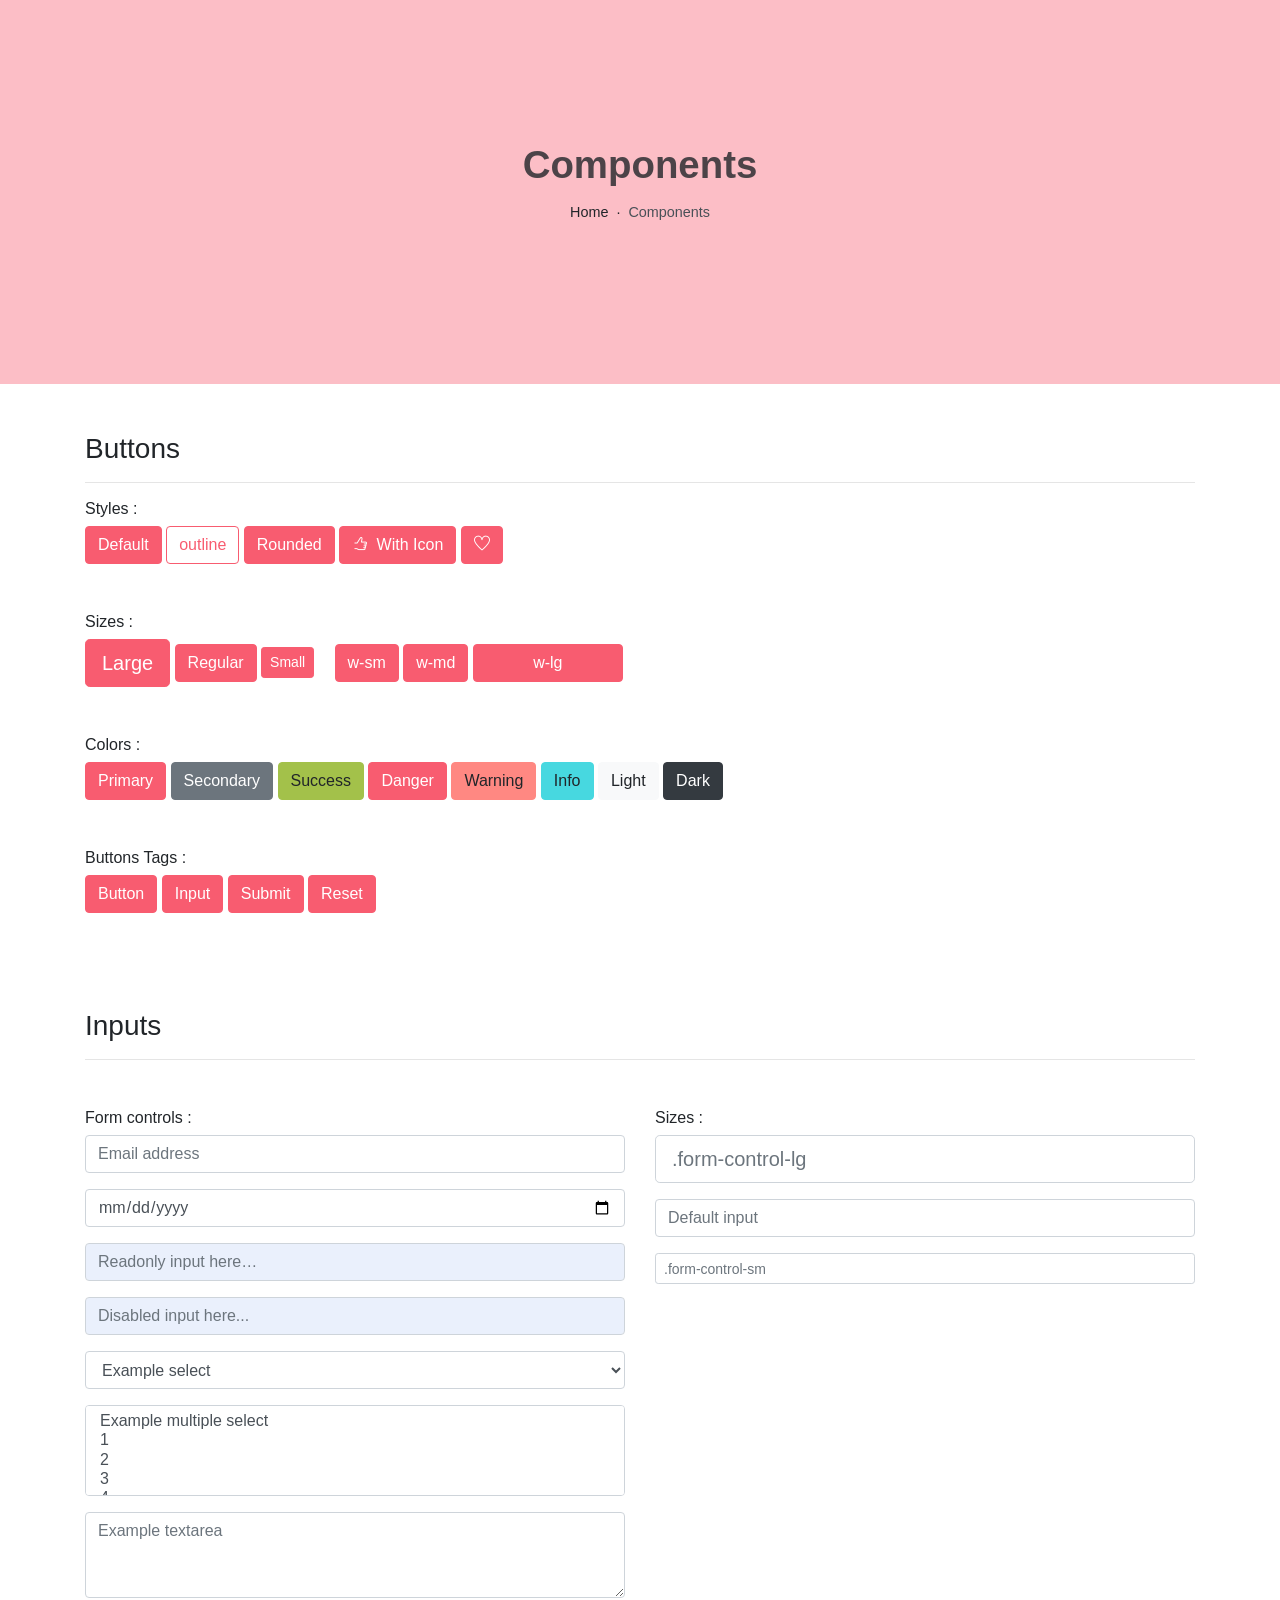
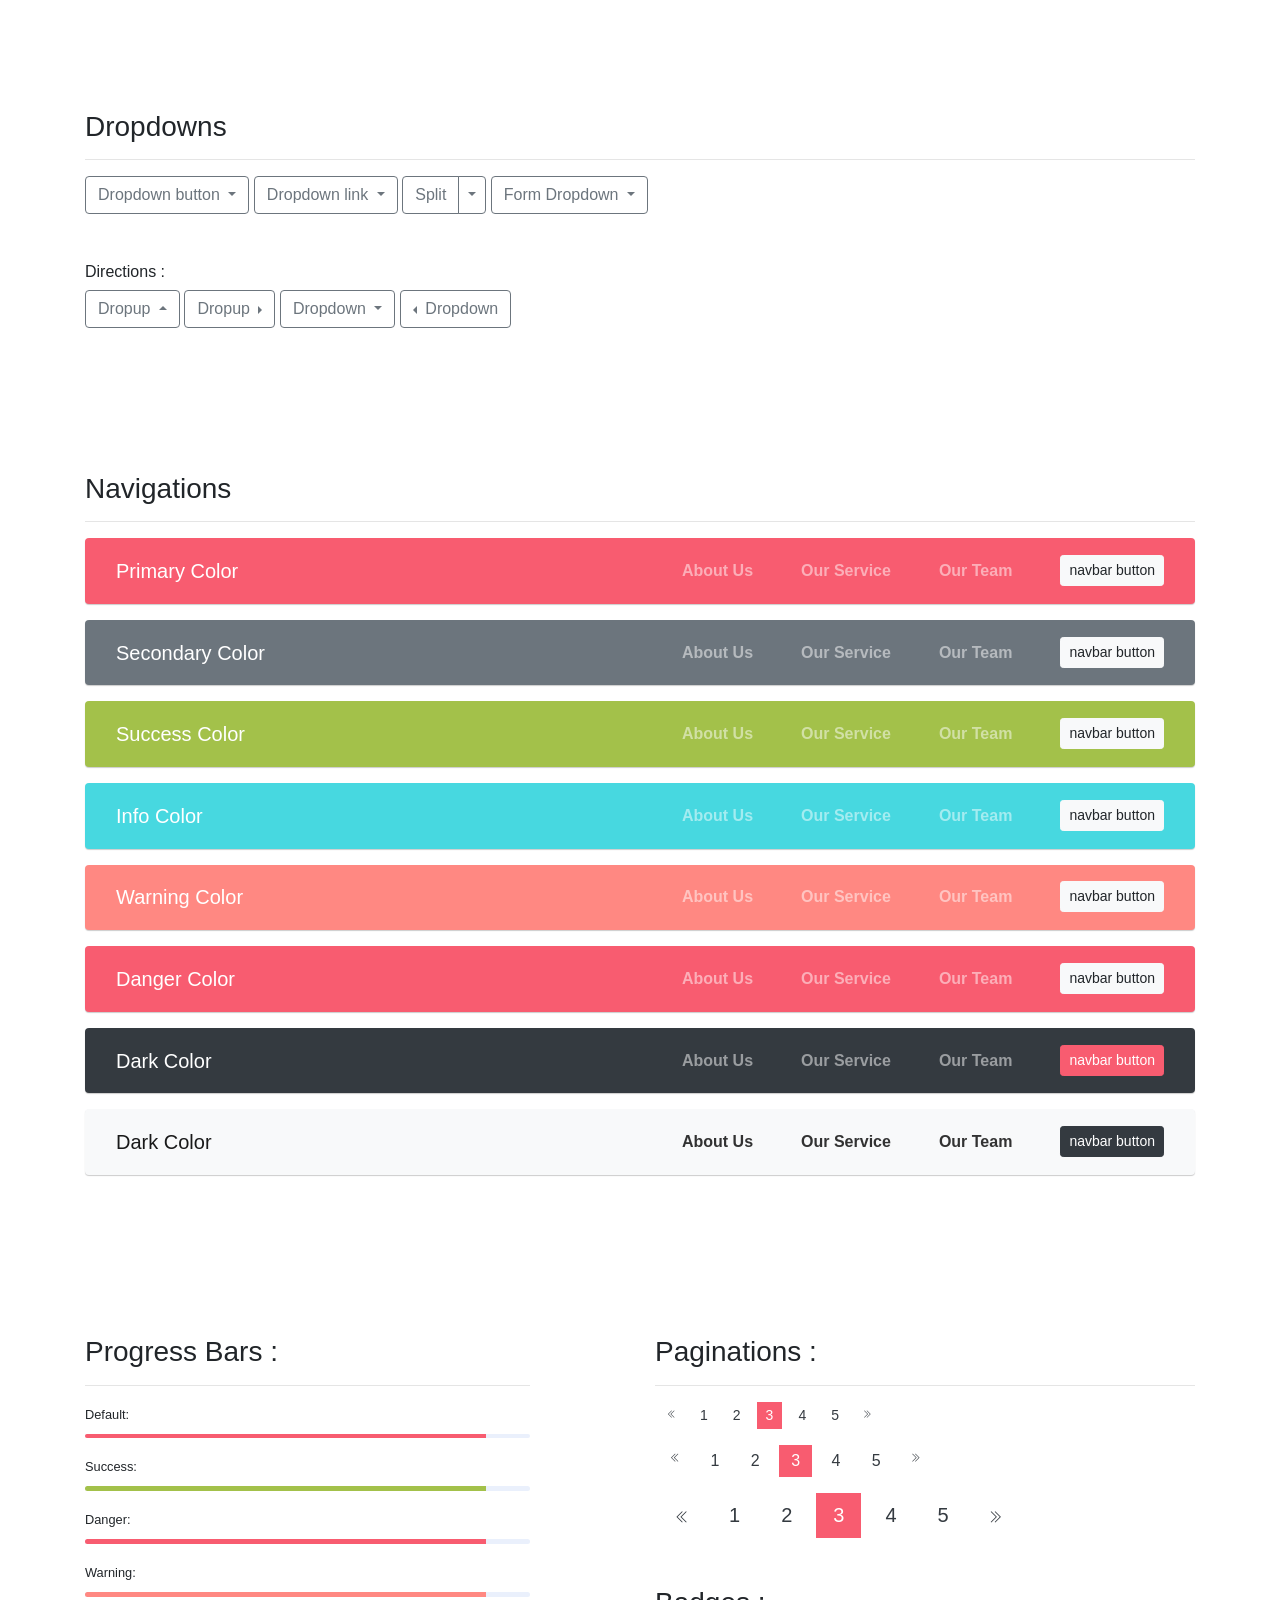
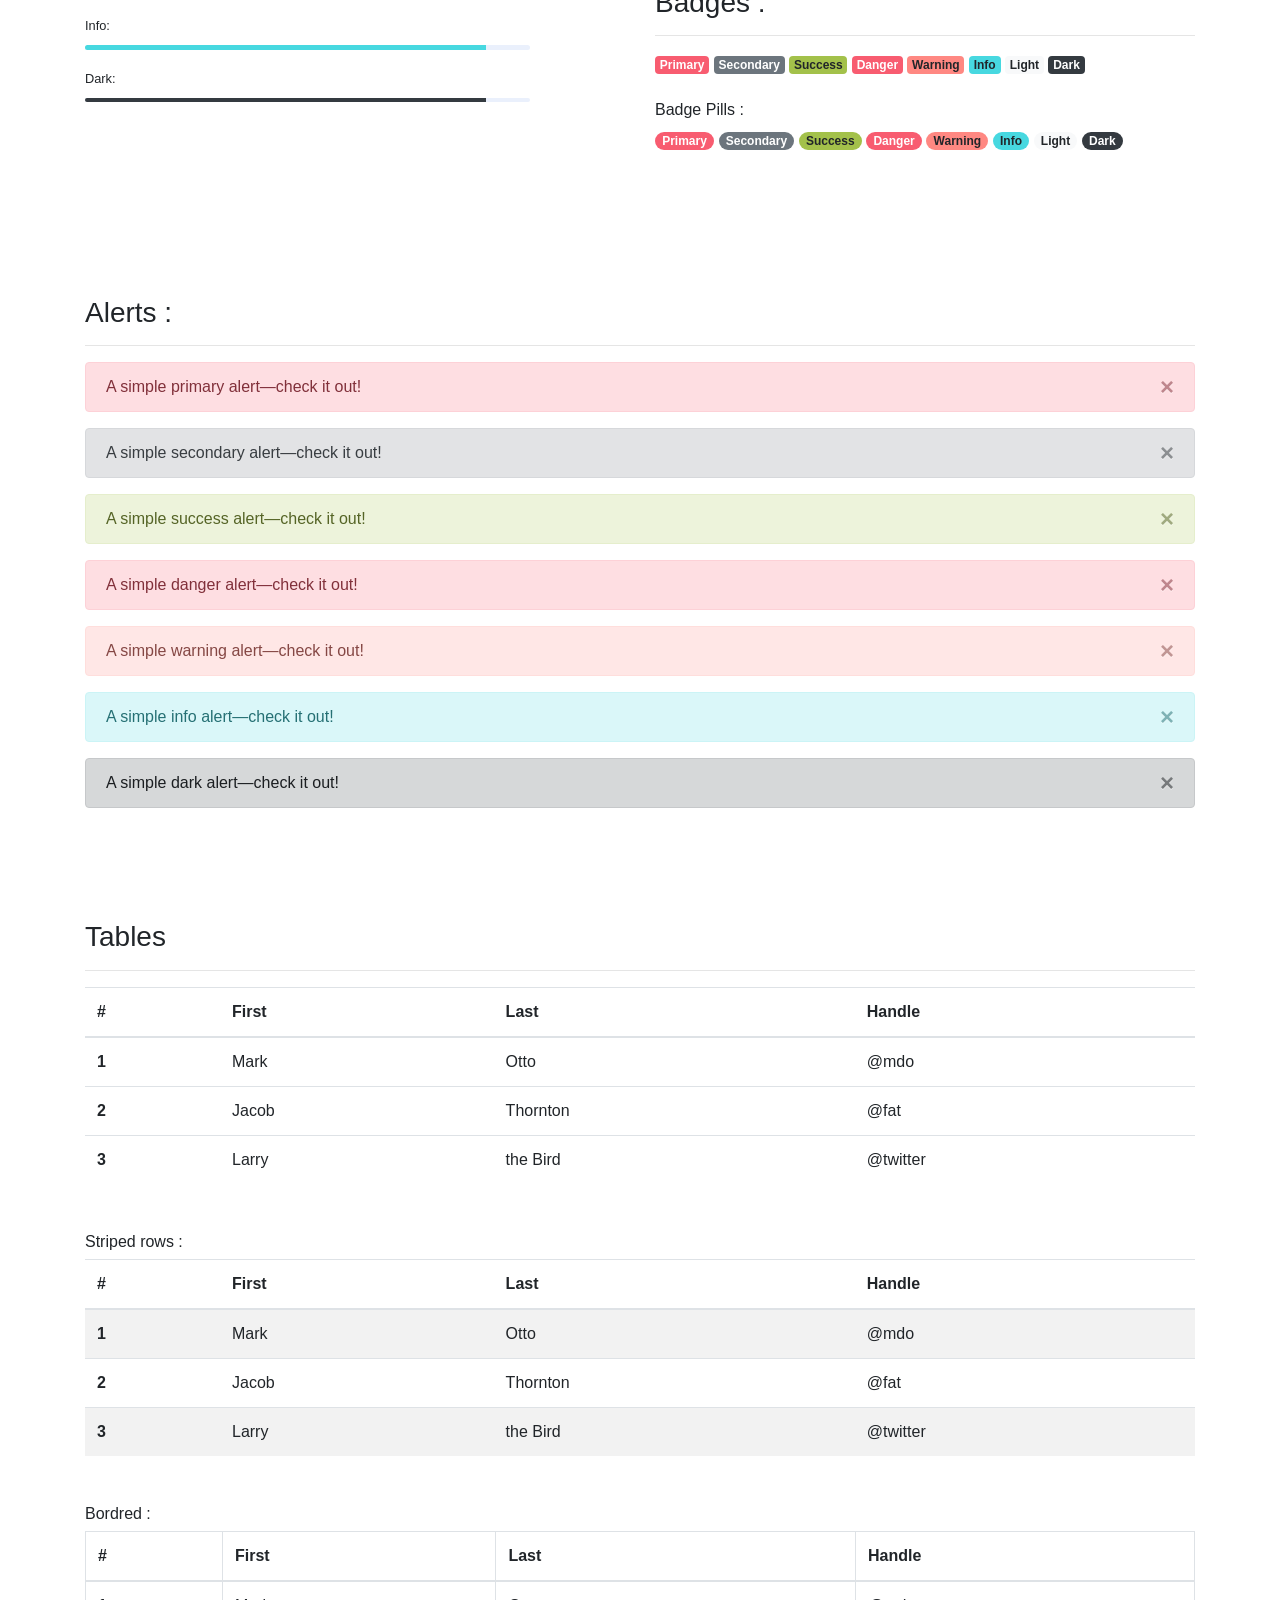
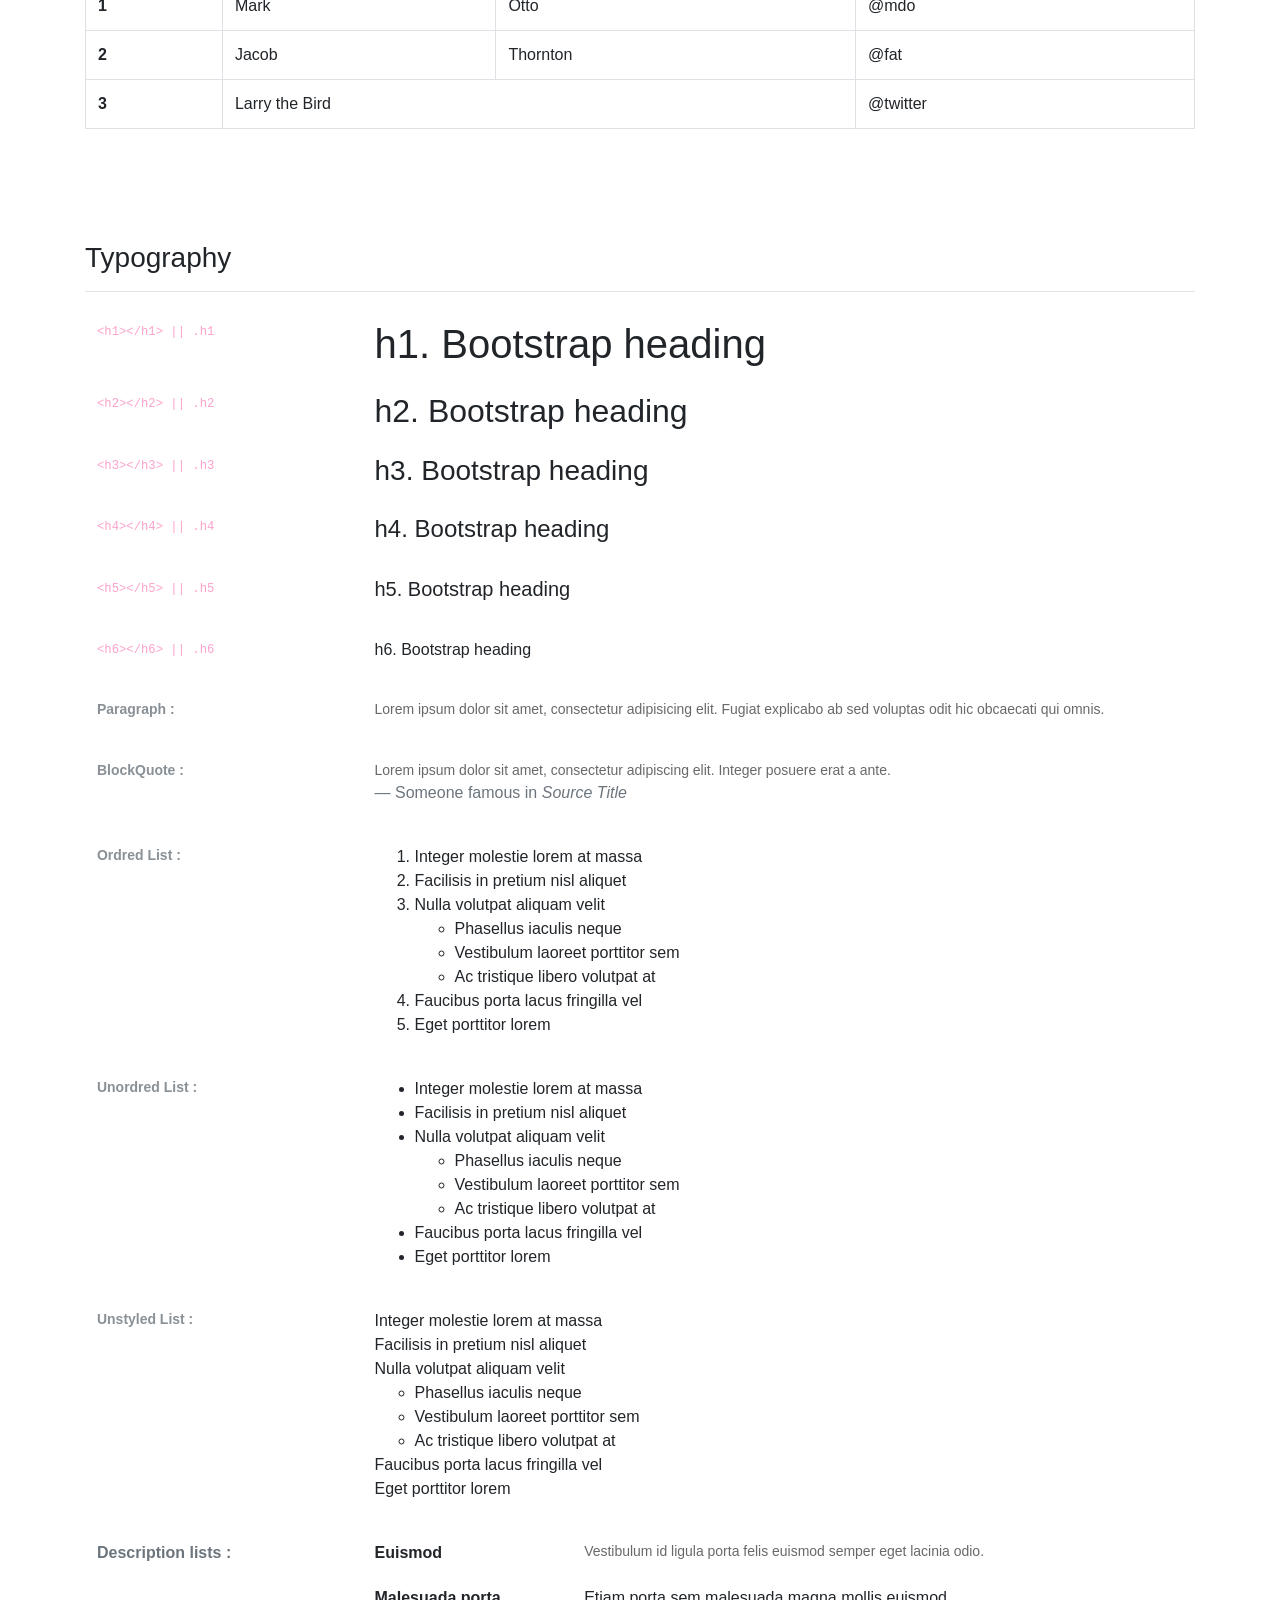
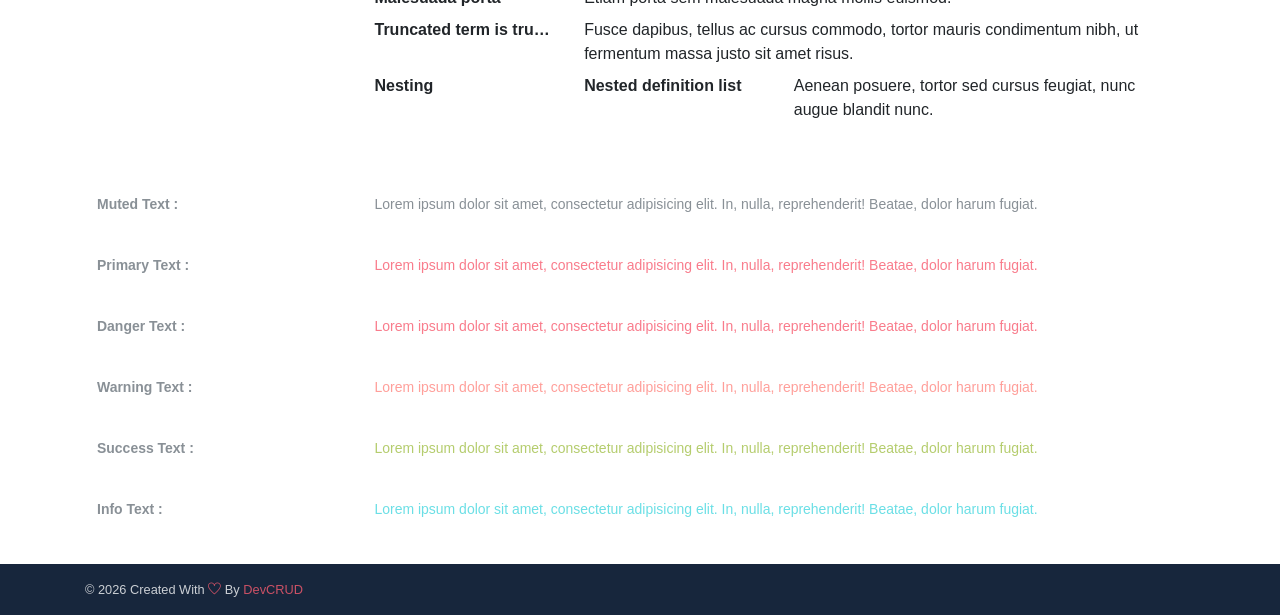
<file: components.html>
<!DOCTYPE html>
<html lang="en">
<head>
   <meta charset="utf-8">
   <meta name="viewport" content="width=device-width, initial-scale=1, shrink-to-fit=no">
   <meta name="description" content="Start your development with JohnDoe landing page.">
   <meta name="author" content="Devcrud">
   <title>JohnDoe Landing page | Components</title>
   <link rel="icon" href="assets/imgs/favicon.png" type="image/png">
   <!-- font icons -->
   <link rel="stylesheet" href="assets/vendors/themify-icons/css/themify-icons.css">
   <!-- Bootstrap + Steller  -->
   <link rel="stylesheet" href="assets/css/johndoe.css">
</head>
<body>

   <!-- Page Header -->
   <header class="header header-mini"> 
      <div class="header-title">Components</div> 
      <nav aria-label="breadcrumb">
         <ol class="breadcrumb">
            <li class="breadcrumb-item"><a href="/">Home</a></li>
            <li class="breadcrumb-item active" aria-current="page">Components</li>
         </ol>
      </nav>
   </header> <!-- End Of Page Header -->

   <!-- main content -->
   <div class="container">

      <!-- Buttons -->
      <h3 class="mt-5">Buttons</h3>
      <hr>
      <h6 class="section-secondary-title">Styles :</h6>
      <button class="btn btn-primary">Default</button>
      <button class="btn btn-outline-primary">outline</button>
      <button class="btn btn-primary rounded">Rounded</button>
      <button class="btn btn-primary rounded"><i class="ti-thumb-up pr-1"></i> With Icon</button>
      <button class="btn btn-primary circle"><i class="ti-heart"></i></button>

      <h6 class="section-secondary-title mt-5">Sizes :</h6>
      <button class="btn btn-primary btn-lg">Large</button>
      <button class="btn btn-primary ">Regular</button>
      <button class="btn btn-primary btn-sm">Small</button>
      <button class="btn btn-primary w-sm ml-3">w-sm</button>
      <button class="btn btn-primary w-md">w-md</button>
      <button class="btn btn-primary w-lg">w-lg</button>

      <h6 class="section-secondary-title mt-5">Colors :</h6>          
      <button type="button" class="btn btn-primary">Primary</button>
      <button type="button" class="btn btn-secondary">Secondary</button>
      <button type="button" class="btn btn-success">Success</button>
      <button type="button" class="btn btn-danger">Danger</button>
      <button type="button" class="btn btn-warning">Warning</button>
      <button type="button" class="btn btn-info">Info</button>
      <button type="button" class="btn btn-light">Light</button>
      <button type="button" class="btn btn-dark">Dark</button>

      <h6 class="section-secondary-title mt-5">Buttons Tags :</h6>
      <button class="btn btn-primary" type="submit">Button</button>
      <input class="btn btn-primary" type="button" value="Input">
      <input class="btn btn-primary" type="submit" value="Submit">
      <input class="btn btn-primary" type="reset" value="Reset">
      
      <!-- devider -->
      <div class="py-5"></div>

      <!-- Inputs -->
      <h3>Inputs</h3>
      <hr>
      <div class="row mt-5">
         <div class="col-md-6">
            <h6 class="section-secondary-title">Form controls :</h6>        
            <div class="form-group">
               <input type="email" class="form-control" id="exampleFormControlInput1" placeholder="Email address">
            </div>
            <div class="form-group">
               <input type="date" class="form-control" id="exampleFormControlInput1" placeholder="Date">
            </div>
            <div class="form-group">
               <input class="form-control" type="text" placeholder="Readonly input here…" readonly>
            </div>
            <div class="form-group">
               <input class="form-control" id="disabledInput" type="text" placeholder="Disabled input here..." disabled>
            </div>
            <div class="form-group">
               <select class="form-control" id="exampleFormControlSelect1">
                  <option>Example select</option>
                  <option>1</option>
                  <option>2</option>
                  <option>3</option>
                  <option>4</option>
                  <option>5</option>
               </select>
            </div>
            <div class="form-group">
               <select multiple class="form-control" id="exampleFormControlSelect2">
                  <option>Example multiple select</option>
                  <option>1</option>
                  <option>2</option>
                  <option>3</option>
                  <option>4</option>
                  <option>5</option>
               </select>
            </div>
            <div class="form-group">
               <textarea class="form-control" id="exampleFormControlTextarea1" rows="3" placeholder="Example textarea"></textarea>
            </div>
         </div>
         <div class="col-md-6">
            <h6 class="section-secondary-title">Sizes :</h6>    
            <div class="form-group">
               <input class="form-control form-control-lg" type="text" placeholder=".form-control-lg">             
            </div>
            <div class="form-group">
               <input class="form-control" type="text" placeholder="Default input">
            </div>
            <div class="form-group">
               <input class="form-control form-control-sm" type="text" placeholder=".form-control-sm"> 
            </div>
         </div>
      </div> <!-- end of inputs -->   

      <!-- devider -->
      <div class="py-5"></div>             

      <!-- Dropdowns -->
      <h3 class="components-section-title font-weight-normal">Dropdowns</h3>
      <hr>
      <div class="dropdown d-inline-block">
         <button class="btn btn-outline-secondary dropdown-toggle" type="button" id="dropdownMenuButton" data-toggle="dropdown" aria-haspopup="true" aria-expanded="false">
         Dropdown button
         </button>
         <div class="dropdown-menu" aria-labelledby="dropdownMenuButton">
         <a class="dropdown-item" href="#">Action</a>
         <a class="dropdown-item" href="#">Another action</a>
         <a class="dropdown-item" href="#">Something else here</a>
         </div>
      </div>
      <div class="dropdown d-inline-block">
         <a class="btn btn-outline-secondary dropdown-toggle" href="#" role="button" id="dropdownMenuLink" data-toggle="dropdown" aria-haspopup="true" aria-expanded="false">
            Dropdown link
         </a>
         <div class="dropdown-menu" aria-labelledby="dropdownMenuLink">
            <a class="dropdown-item" href="#">Action</a>
            <a class="dropdown-item" href="#">Another action</a>
            <a class="dropdown-item" href="#">Something else here</a>
         </div>
      </div>
      <div class="btn-group">
         <button type="button" class="btn btn-outline-secondary">Split</button>
         <button type="button" class="btn btn-outline-secondary dropdown-toggle dropdown-toggle-split" data-toggle="dropdown" aria-haspopup="true" aria-expanded="false">
         <span class="sr-only">Toggle Dropdown</span>
         </button>
         <div class="dropdown-menu">
            <a class="dropdown-item" href="#">Action</a>
            <a class="dropdown-item" href="#">Another action</a>
            <a class="dropdown-item" href="#">Something else here</a>
            <div class="dropdown-divider"></div>
            <a class="dropdown-item" href="#">Separated link</a>
         </div>
      </div>
      <div class="btn-group">
         <button class="btn btn-outline-secondary dropdown-toggle" type="button" id="dropdownMenuButton" data-toggle="dropdown" aria-haspopup="true" aria-expanded="false">
            Form Dropdown
         </button>
         <div class="dropdown-menu form">
            <form class="px-4 py-3">
               <div class="form-group">
                  <input type="email" class="form-control" id="exampleDropdownFormEmail1" placeholder="email@example.com">
               </div>
               <div class="form-group">
                  <input type="password" class="form-control" id="exampleDropdownFormPassword1" placeholder="Password">
               </div>
               <div class="form-check mb-3">
                  <input type="checkbox" class="form-check-input" id="dropdownCheck">
                  <label class="form-check-label" for="dropdownCheck">
                     Remember me
                  </label>
               </div>
               <button type="submit" class="btn btn-primary btn-block">Sign in</button>
            </form>
            <div class="dropdown-divider"></div>
            <a class="dropdown-item" href="#"><small>New around here? Sign up</small></a>
            <a class="dropdown-item" href="#"><small>Forgot password?</small></a>
         </div>
      </div>       
      <h6 class="section-secondary-title mt-5">Directions :</h6>  
      <div class="btn-group dropup">
         <button type="button" class="btn btn-outline-secondary dropdown-toggle" data-toggle="dropdown" aria-haspopup="true" aria-expanded="false">
            Dropup
         </button>
         <div class="dropdown-menu">
            <a class="dropdown-item" href="#">Action</a>
            <a class="dropdown-item" href="#">Another action</a>
            <a class="dropdown-item" href="#">Something else here</a>
            <div class="dropdown-divider"></div>
            <a class="dropdown-item" href="#">Separated link</a>
         </div>
      </div>
      <div class="btn-group dropright">
         <button type="button" class="btn btn-outline-secondary dropdown-toggle" data-toggle="dropdown" aria-haspopup="true" aria-expanded="false">
            Dropup
         </button>
         <div class="dropdown-menu">
            <a class="dropdown-item" href="#">Action</a>
            <a class="dropdown-item" href="#">Another action</a>
            <a class="dropdown-item" href="#">Something else here</a>
            <div class="dropdown-divider"></div>
            <a class="dropdown-item" href="#">Separated link</a>
         </div>
      </div>
      <div class="btn-group">
         <button type="button" class="btn btn-outline-secondary dropdown-toggle" data-toggle="dropdown" aria-haspopup="true" aria-expanded="false">
            Dropdown
         </button>
         <div class="dropdown-menu">
            <a class="dropdown-item" href="#">Action</a>
            <a class="dropdown-item" href="#">Another action</a>
            <a class="dropdown-item" href="#">Something else here</a>
            <div class="dropdown-divider"></div>
            <a class="dropdown-item" href="#">Separated link</a>
         </div>
      </div>
      <div class="btn-group dropleft">
         <button type="button" class="btn btn-outline-secondary dropdown-toggle" data-toggle="dropdown" aria-haspopup="true" aria-expanded="false">
            Dropdown
         </button>
         <div class="dropdown-menu">
            <a class="dropdown-item" href="#">Action</a>
            <a class="dropdown-item" href="#">Another action</a>
            <a class="dropdown-item" href="#">Something else here</a>
            <div class="dropdown-divider"></div>
            <a class="dropdown-item" href="#">Separated link</a>
         </div>
      </div> <!-- end of Dropdowns -->  

      <!-- devider -->
      <div class="py-5"></div>   

      <!-- navbars -->
      <h3 class="components-section-title font-weight-normal mt-5">Navigations</h3>
      <hr>
      <nav class="navbar navbar-expand-sm navbar-dark bg-primary rounded shadow mb-3">
         <div class="container">
            <a class="navbar-brand" href="#">Primary Color</a>
            <button class="navbar-toggler ml-auto" type="button" data-toggle="collapse" data-target="#navbarSupportedContent" aria-controls="navbarSupportedContent" aria-expanded="false" aria-label="Toggle navigation">
            <span class="navbar-toggler-icon"></span>
            </button>
            <div class="collapse navbar-collapse" id="navbarSupportedContent">
               <ul class="navbar-nav ml-auto"> 
                  <li class="nav-item">
                     <a class="nav-link" href="#about">About Us</a>
                  </li>
                  <li class="nav-item">
                     <a class="nav-link" href="#service">Our Service</a>
                  </li>
                  <li class="nav-item">
                     <a class="nav-link" href="#team">Our Team</a>
                  </li>
                  <li class="nav-item">
                     <a href="#book-table" class="ml-4 mt-1 btn btn-light btn-sm">navbar button</a>
                  </li>
               </ul>                       
            </div>
         </div>
      </nav>
      <nav class="navbar navbar-expand-sm navbar-dark bg-secondary rounded shadow mb-3">
         <div class="container">
            <a class="navbar-brand" href="#">Secondary Color</a>
            <button class="navbar-toggler ml-auto" type="button" data-toggle="collapse" data-target="#navbarSupportedContent" aria-controls="navbarSupportedContent" aria-expanded="false" aria-label="Toggle navigation">
            <span class="navbar-toggler-icon"></span>
            </button>
            <div class="collapse navbar-collapse" id="navbarSupportedContent">
               <ul class="navbar-nav ml-auto"> 
                  <li class="nav-item">
                     <a class="nav-link" href="#about">About Us</a>
                  </li>
                  <li class="nav-item">
                     <a class="nav-link" href="#service">Our Service</a>
                  </li>
                  <li class="nav-item">
                     <a class="nav-link" href="#team">Our Team</a>
                  </li>
                  <li class="nav-item">
                     <a href="#book-table" class="ml-4 mt-1 btn btn-light btn-sm">navbar button</a>
                  </li>
               </ul>                       
            </div>
         </div>
      </nav>
      <nav class="navbar navbar-expand-sm navbar-dark bg-success rounded shadow mb-3">
         <div class="container">
            <a class="navbar-brand" href="#">Success Color</a>
            <button class="navbar-toggler ml-auto" type="button" data-toggle="collapse" data-target="#navbarSupportedContent" aria-controls="navbarSupportedContent" aria-expanded="false" aria-label="Toggle navigation">
            <span class="navbar-toggler-icon"></span>
            </button>
            <div class="collapse navbar-collapse" id="navbarSupportedContent">
               <ul class="navbar-nav ml-auto"> 
                  <li class="nav-item">
                     <a class="nav-link" href="#about">About Us</a>
                  </li>
                  <li class="nav-item">
                     <a class="nav-link" href="#service">Our Service</a>
                  </li>
                  <li class="nav-item">
                     <a class="nav-link" href="#team">Our Team</a>
                  </li>
                  <li class="nav-item">
                     <a href="#book-table" class="ml-4 mt-1 btn btn-light btn-sm">navbar button</a>
                  </li>
               </ul>                       
            </div>
         </div>
      </nav>
      <nav class="navbar navbar-expand-sm navbar-dark bg-info rounded shadow mb-3">
         <div class="container">
            <a class="navbar-brand" href="#">Info Color</a>
            <button class="navbar-toggler ml-auto" type="button" data-toggle="collapse" data-target="#navbarSupportedContent" aria-controls="navbarSupportedContent" aria-expanded="false" aria-label="Toggle navigation">
            <span class="navbar-toggler-icon"></span>
            </button>
            <div class="collapse navbar-collapse" id="navbarSupportedContent">
               <ul class="navbar-nav ml-auto"> 
                  <li class="nav-item">
                     <a class="nav-link" href="#about">About Us</a>
                  </li>
                  <li class="nav-item">
                     <a class="nav-link" href="#service">Our Service</a>
                  </li>
                  <li class="nav-item">
                     <a class="nav-link" href="#team">Our Team</a>
                  </li>
                  <li class="nav-item">
                     <a href="#book-table" class="ml-4 mt-1 btn btn-light btn-sm">navbar button</a>
                  </li>
               </ul>                       
            </div>
         </div>
      </nav>
      <nav class="navbar navbar-expand-sm navbar-dark bg-warning rounded shadow mb-3">
         <div class="container">
            <a class="navbar-brand" href="#">Warning Color</a>
            <button class="navbar-toggler ml-auto" type="button" data-toggle="collapse" data-target="#navbarSupportedContent" aria-controls="navbarSupportedContent" aria-expanded="false" aria-label="Toggle navigation">
            <span class="navbar-toggler-icon"></span>
            </button>
            <div class="collapse navbar-collapse" id="navbarSupportedContent">
               <ul class="navbar-nav ml-auto"> 
                  <li class="nav-item">
                     <a class="nav-link" href="#about">About Us</a>
                  </li>
                  <li class="nav-item">
                     <a class="nav-link" href="#service">Our Service</a>
                  </li>
                  <li class="nav-item">
                     <a class="nav-link" href="#team">Our Team</a>
                  </li>
                  <li class="nav-item">
                     <a href="#book-table" class="ml-4 mt-1 btn btn-light btn-sm">navbar button</a>
                  </li>
               </ul>                       
            </div>
         </div>
      </nav>
      <nav class="navbar navbar-expand-sm navbar-dark bg-danger rounded shadow mb-3">
         <div class="container">
            <a class="navbar-brand" href="#">Danger Color</a>
            <button class="navbar-toggler ml-auto" type="button" data-toggle="collapse" data-target="#navbarSupportedContent" aria-controls="navbarSupportedContent" aria-expanded="false" aria-label="Toggle navigation">
            <span class="navbar-toggler-icon"></span>
            </button>
            <div class="collapse navbar-collapse" id="navbarSupportedContent">
               <ul class="navbar-nav ml-auto"> 
                  <li class="nav-item">
                     <a class="nav-link" href="#about">About Us</a>
                  </li>
                  <li class="nav-item">
                     <a class="nav-link" href="#service">Our Service</a>
                  </li>
                  <li class="nav-item">
                     <a class="nav-link" href="#team">Our Team</a>
                  </li>
                  <li class="nav-item">
                     <a href="#book-table" class="ml-4 mt-1 btn btn-light btn-sm">navbar button</a>
                  </li>
               </ul>                       
            </div>
         </div>
      </nav>
      <nav class="navbar navbar-expand-sm navbar-dark bg-dark rounded shadow mb-3">
         <div class="container">
            <a class="navbar-brand" href="#">Dark Color</a>
            <button class="navbar-toggler ml-auto" type="button" data-toggle="collapse" data-target="#navbarSupportedContent" aria-controls="navbarSupportedContent" aria-expanded="false" aria-label="Toggle navigation">
            <span class="navbar-toggler-icon"></span>
            </button>
            <div class="collapse navbar-collapse" id="navbarSupportedContent">
               <ul class="navbar-nav ml-auto"> 
                  <li class="nav-item">
                     <a class="nav-link" href="#about">About Us</a>
                  </li>
                  <li class="nav-item">
                     <a class="nav-link" href="#service">Our Service</a>
                  </li>
                  <li class="nav-item">
                     <a class="nav-link" href="#team">Our Team</a>
                  </li>
                  <li class="nav-item">
                     <a href="#book-table" class="ml-4 mt-1 btn btn-primary btn-sm">navbar button</a>
                  </li>
               </ul>                       
            </div>
         </div>
      </nav>
      <nav class="navbar navbar-expand-sm navbar-light bg-light rounded shadow mb-3">
         <div class="container">
            <a class="navbar-brand" href="#">Dark Color</a>
            <button class="navbar-toggler ml-auto" type="button" data-toggle="collapse" data-target="#navbarSupportedContent" aria-controls="navbarSupportedContent" aria-expanded="false" aria-label="Toggle navigation">
            <span class="navbar-toggler-icon"></span>
            </button>
            <div class="collapse navbar-collapse" id="navbarSupportedContent">
               <ul class="navbar-nav ml-auto"> 
                  <li class="nav-item">
                     <a class="nav-link" href="#about">About Us</a>
                  </li>
                  <li class="nav-item">
                     <a class="nav-link" href="#service">Our Service</a>
                  </li>
                  <li class="nav-item">
                     <a class="nav-link" href="#team">Our Team</a>
                  </li>
                  <li class="nav-item">
                     <a href="#book-table" class="ml-4 mt-1 btn btn-dark btn-sm">navbar button</a>
                  </li>
               </ul>                       
            </div>
         </div>
      </nav>
      <!-- End of navbars -->

      <!-- devider -->
      <div class="py-5"></div>   
      
      <!-- progress bars -->
      <div class="row justify-content-between">
         <div class="col-md-5">
            <h3 class="components-section-title font-weight-normal mt-5">Progress Bars :</h3>
            <hr>
            <small>Default: </small>
            <div class="progress mt-2 mb-3">
               <div class="progress-bar" role="progressbar" style="width: 90%" aria-valuenow="25" aria-valuemin="0" aria-valuemax="100"></div>
            </div>
            <small>Success:</small>
            <div class="progress mt-2 mb-3">
               <div class="progress-bar bg-success" role="progressbar" style="width: 90%" aria-valuenow="25" aria-valuemin="0" aria-valuemax="100"></div>
            </div>
            <small>Danger:</small>
            <div class="progress mt-2 mb-3">
               <div class="progress-bar bg-danger" role="progressbar" style="width: 90%" aria-valuenow="25" aria-valuemin="0" aria-valuemax="100"></div>
            </div>
            <small>Warning:</small>
            <div class="progress mt-2 mb-3">
               <div class="progress-bar bg-warning" role="progressbar" style="width: 90%" aria-valuenow="25" aria-valuemin="0" aria-valuemax="100"></div>
            </div>
            <small>Info:</small>
            <div class="progress mt-2 mb-3">
               <div class="progress-bar bg-info" role="progressbar" style="width: 90%" aria-valuenow="25" aria-valuemin="0" aria-valuemax="100"></div>
            </div>
            <small>Dark:</small>
            <div class="progress mt-2 mb-3">
               <div class="progress-bar bg-dark" role="progressbar" style="width: 90%" aria-valuenow="25" aria-valuemin="0" aria-valuemax="100"></div>
            </div>
         </div>
         <div class="col-md-6">
            <h3 class="components-section-title font-weight-normal mt-5">Paginations :</h3>
            <hr>
            <nav aria-label="Page navigation example">
               <ul class="pagination pagination-sm">
                  <li class="page-item"><a class="page-link" href="#"><i class="ti-angle-double-left"></i></a></li>
                  <li class="page-item"><a class="page-link" href="#">1</a></li>
                  <li class="page-item"><a class="page-link" href="#">2</a></li>
                  <li class="page-item active"><a class="page-link" href="#">3</a></li>
                  <li class="page-item"><a class="page-link" href="#">4</a></li>
                  <li class="page-item"><a class="page-link" href="#">5</a></li>
                  <li class="page-item"><a class="page-link" href="#"><i class="ti-angle-double-right"></i></a></li>
               </ul>
            </nav>
            <nav aria-label="Page navigation example">
               <ul class="pagination">
               <li class="page-item"><a class="page-link" href="#"><i class="ti-angle-double-left"></i></a></li>
                  <li class="page-item"><a class="page-link" href="#">1</a></li>
                  <li class="page-item"><a class="page-link" href="#">2</a></li>
                  <li class="page-item active"><a class="page-link" href="#">3</a></li>
                  <li class="page-item"><a class="page-link" href="#">4</a></li>
                  <li class="page-item"><a class="page-link" href="#">5</a></li>
                  <li class="page-item"><a class="page-link" href="#"><i class="ti-angle-double-right"></i></a></li>
               </ul>
            </nav>
            <nav aria-label="Page navigation example">
               <ul class="pagination pagination-lg">
                  <li class="page-item"><a class="page-link" href="#"><i class="ti-angle-double-left"></i></a></li>
                  <li class="page-item"><a class="page-link" href="#">1</a></li>
                  <li class="page-item"><a class="page-link" href="#">2</a></li>
                  <li class="page-item active"><a class="page-link" href="#">3</a></li>
                  <li class="page-item"><a class="page-link" href="#">4</a></li>
                  <li class="page-item"><a class="page-link" href="#">5</a></li>
                  <li class="page-item"><a class="page-link" href="#"><i class="ti-angle-double-right"></i></a></li>
               </ul>
            </nav>

            <!-- Badges -->
            <h3 class="components-section-title font-weight-normal mt-5">Badges :</h3>
            <hr>
            <span class="badge badge-primary">Primary</span>
            <span class="badge badge-secondary">Secondary</span>
            <span class="badge badge-success">Success</span>
            <span class="badge badge-danger">Danger</span>
            <span class="badge badge-warning">Warning</span>
            <span class="badge badge-info">Info</span>
            <span class="badge badge-light">Light</span>
            <span class="badge badge-dark">Dark</span>
            <h6 class="section-secondary-title mt-4 mb-2">Badge Pills :</h6>
            <span class="badge badge-pill badge-primary">Primary</span>
            <span class="badge badge-pill badge-secondary">Secondary</span>
            <span class="badge badge-pill badge-success">Success</span>
            <span class="badge badge-pill badge-danger">Danger</span>
            <span class="badge badge-pill badge-warning">Warning</span>
            <span class="badge badge-pill badge-info">Info</span>
            <span class="badge badge-pill badge-light">Light</span>
            <span class="badge badge-pill badge-dark">Dark</span>
         </div>
      </div> <!-- End of Progress bars -->

      <!-- devider -->
      <div class="py-5"></div>  

      <!-- Alerts -->
      <h3 class="components-section-title font-weight-normal mt-5">Alerts :</h3>
      <hr>
      <div class="alert alert-primary alert-dismissible fade show" role="alert">
         A simple primary alert—check it out!
         <button type="button" class="close" data-dismiss="alert" aria-label="Close">
            <span aria-hidden="true">&times;</span>
         </button>
      </div>
      <div class="alert alert-secondary alert-dismissible fade show" role="alert">
         A simple secondary alert—check it out!
         <button type="button" class="close" data-dismiss="alert" aria-label="Close">
            <span aria-hidden="true">&times;</span>
         </button>
      </div>
      <div class="alert alert-success alert-dismissible fade show" role="alert">
         A simple success alert—check it out!
         <button type="button" class="close" data-dismiss="alert" aria-label="Close">
            <span aria-hidden="true">&times;</span>
         </button>
      </div>
      <div class="alert alert-danger alert-dismissible fade show" role="alert">
         A simple danger alert—check it out!
         <button type="button" class="close" data-dismiss="alert" aria-label="Close">
            <span aria-hidden="true">&times;</span>
         </button>
      </div>
      <div class="alert alert-warning alert-dismissible fade show" role="alert">
         A simple warning alert—check it out!
         <button type="button" class="close" data-dismiss="alert" aria-label="Close">
            <span aria-hidden="true">&times;</span>
         </button>
      </div>
      <div class="alert alert-info alert-dismissible fade show" role="alert">
         A simple info alert—check it out!
         <button type="button" class="close" data-dismiss="alert" aria-label="Close">
            <span aria-hidden="true">&times;</span>
         </button>
      </div>
      <div class="alert alert-dark alert-dismissible fade show" role="alert">
         A simple dark alert—check it out!
         <button type="button" class="close" data-dismiss="alert" aria-label="Close">
            <span aria-hidden="true">&times;</span>
         </button>
      </div>
      <!-- end of alerts -->

      <!-- devider -->
      <div class="py-5"></div> 
   
      <!-- tables -->
      <h3 class="components-section-title">Tables</h3>
      <hr>
      <table class="table">
         <thead>
            <tr>
               <th scope="col">#</th>
               <th scope="col">First</th>
               <th scope="col">Last</th>
               <th scope="col">Handle</th>
            </tr>
         </thead>
         <tbody>
            <tr>
               <th scope="row">1</th>
               <td>Mark</td>
               <td>Otto</td>
               <td>@mdo</td>
            </tr>
            <tr>
               <th scope="row">2</th>
               <td>Jacob</td>
               <td>Thornton</td>
               <td>@fat</td>
            </tr>
            <tr>
               <th scope="row">3</th>
               <td>Larry</td>
               <td>the Bird</td>
               <td>@twitter</td>
            </tr>
         </tbody>
      </table>

      <h6 class="section-secondary-title mt-5">Striped rows :</h6>
      <table class="table table-striped">
         <thead>
            <tr>
               <th scope="col">#</th>
               <th scope="col">First</th>
               <th scope="col">Last</th>
               <th scope="col">Handle</th>
            </tr>
         </thead>
         <tbody>
            <tr>
               <th scope="row">1</th>
               <td>Mark</td>
               <td>Otto</td>
               <td>@mdo</td>
            </tr>
            <tr>
               <th scope="row">2</th>
               <td>Jacob</td>
               <td>Thornton</td>
               <td>@fat</td>
            </tr>
            <tr>
               <th scope="row">3</th>
               <td>Larry</td>
               <td>the Bird</td>
               <td>@twitter</td>
            </tr>
         </tbody>
      </table>

      <h6 class="section-secondary-title mt-5">Bordred :</h6>
      <table class="table table-bordered">
         <thead>
            <tr>
               <th scope="col">#</th>
               <th scope="col">First</th>
               <th scope="col">Last</th>
               <th scope="col">Handle</th>
            </tr>
         </thead>
         <tbody>
            <tr>
               <th scope="row">1</th>
               <td>Mark</td>
               <td>Otto</td>
               <td>@mdo</td>
            </tr>
            <tr>
               <th scope="row">2</th>
               <td>Jacob</td>
               <td>Thornton</td>
               <td>@fat</td>
            </tr>
            <tr>
               <th scope="row">3</th>
               <td colspan="2">Larry the Bird</td>
               <td>@twitter</td>
            </tr>
         </tbody>
      </table>
      <!-- end of tables -->

      <!-- devider -->
      <div class="py-5"></div> 

      <!-- typography -->
      <h3 class="components-section-title">Typography</h3>
      <hr>
     
      <table class="table table-borderless v-align-center">
         <tbody>
            <tr>
               <td>
                  <p><code class="highlighter-rouge">&lt;h1&gt;&lt;/h1&gt; || .h1</code></p>
               </td>
               <td class="w-75"><span class="h1">h1. Bootstrap heading</span></td>
            </tr>
            <tr>
               <td>
                  <p><code class="highlighter-rouge">&lt;h2&gt;&lt;/h2&gt; || .h2</code></p>
               </td>
               <td><span class="h2">h2. Bootstrap heading</span></td>
            </tr>
            <tr>
               <td>
                  <p><code class="highlighter-rouge">&lt;h3&gt;&lt;/h3&gt; || .h3</code></p>
               </td>
               <td><span class="h3">h3. Bootstrap heading</span></td>
            </tr>
            <tr>
               <td>
                  <p><code class="highlighter-rouge">&lt;h4&gt;&lt;/h4&gt; || .h4</code></p>
               </td>
               <td><span class="h4">h4. Bootstrap heading</span></td>
            </tr>
            <tr>
               <td>
                  <p><code class="highlighter-rouge">&lt;h5&gt;&lt;/h5&gt; || .h5</code></p>
               </td>
               <td><span class="h5">h5. Bootstrap heading</span></td>
            </tr>
            <tr>
               <td>
                  <p><code class="highlighter-rouge">&lt;h6&gt;&lt;/h6&gt; || .h6</code></p>
               </td>
               <td><span class="h6">h6. Bootstrap heading</span></td>
            </tr>
            <tr>
               <td>
                  <p class="font-weight-bold text-muted">Paragraph :</p>
               </td>
               <td><p>Lorem ipsum dolor sit amet, consectetur adipisicing elit. Fugiat explicabo ab sed voluptas odit hic obcaecati qui omnis.</p></td>
            </tr>
            <tr>
               <td>
                  <p class="font-weight-bold text-muted">BlockQuote :</p>
               </td>
               <td>
                  <blockquote class="blockquote">
                     <p class="mb-0">Lorem ipsum dolor sit amet, consectetur adipiscing elit. Integer posuere erat a ante.</p>
                     <footer class="blockquote-footer">Someone famous in <cite title="Source Title">Source Title</cite></footer>
                  </blockquote>
               </td>
            </tr>

            
            <tr>
               <td><p class="font-weight-bold text-muted">Ordred List :</p></td>
               <td>
                  <ol>
                     <li>Integer molestie lorem at massa</li>
                     <li>Facilisis in pretium nisl aliquet</li>
                     <li>Nulla volutpat aliquam velit
                        <ul>
                           <li>Phasellus iaculis neque</li>
                           <li>Vestibulum laoreet porttitor sem</li>
                           <li>Ac tristique libero volutpat at</li>
                        </ul>
                     </li>
                     <li>Faucibus porta lacus fringilla vel</li>
                     <li>Eget porttitor lorem</li>
                  </ol>
               </td>
            </tr>
            <tr>
               <td><p class="font-weight-bold text-muted">Unordred List :</p></td>
               <td>
                  <ul >
                     <li>Integer molestie lorem at massa</li>
                     <li>Facilisis in pretium nisl aliquet</li>
                     <li>Nulla volutpat aliquam velit
                        <ul>
                           <li>Phasellus iaculis neque</li>
                           <li>Vestibulum laoreet porttitor sem</li>
                           <li>Ac tristique libero volutpat at</li>
                        </ul>
                     </li>
                     <li>Faucibus porta lacus fringilla vel</li>
                     <li>Eget porttitor lorem</li>
                  </ul>
               </td>
            </tr>
            <tr>
               <td><p class="font-weight-bold text-muted">Unstyled List :</p></td>
               <td>
                  <ul class="list-unstyled">
                     <li>Integer molestie lorem at massa</li>
                     <li>Facilisis in pretium nisl aliquet</li>
                     <li>Nulla volutpat aliquam velit
                        <ul>
                           <li>Phasellus iaculis neque</li>
                           <li>Vestibulum laoreet porttitor sem</li>
                           <li>Ac tristique libero volutpat at</li>
                        </ul>
                     </li>
                     <li>Faucibus porta lacus fringilla vel</li>
                     <li>Eget porttitor lorem</li>
                  </ul>
               </td>
            </tr>
            <tr>
               <td class="font-weight-bold text-muted">Description lists : </td>
               <td>
                  <dl class="row">
                     <dt class="col-sm-3">Euismod</dt>
                     <dd class="col-sm-9">
                        <p>Vestibulum id ligula porta felis euismod semper eget lacinia odio.</p>
                     </dd>

                     <dt class="col-sm-3">Malesuada porta</dt>
                     <dd class="col-sm-9">Etiam porta sem malesuada magna mollis euismod.</dd>

                     <dt class="col-sm-3 text-truncate">Truncated term is truncated</dt>
                     <dd class="col-sm-9">Fusce dapibus, tellus ac cursus commodo, tortor mauris condimentum nibh, ut fermentum massa justo sit amet risus.</dd>

                     <dt class="col-sm-3">Nesting</dt>
                     <dd class="col-sm-9">
                        <dl class="row">
                           <dt class="col-sm-4">Nested definition list</dt>
                           <dd class="col-sm-8">Aenean posuere, tortor sed cursus feugiat, nunc augue blandit nunc.</dd>
                        </dl>
                     </dd>
                  </dl>
               </td>
            </tr>
            <tr>
               <td>
                  <p class="font-weight-bold text-muted">Muted Text :</p>
               </td>
               <td>
                  <p class="text-muted">Lorem ipsum dolor sit amet, consectetur adipisicing elit. In, nulla, reprehenderit! Beatae, dolor harum fugiat.</p>
               </td>
            </tr>
            <tr>
               <td>
                  <p class="font-weight-bold text-muted">Primary Text :</p>
               </td>
               <td>
                  <p class="text-primary">Lorem ipsum dolor sit amet, consectetur adipisicing elit. In, nulla, reprehenderit! Beatae, dolor harum fugiat.</p>
               </td>
            </tr>
            <tr>
               <td>
                  <p class="font-weight-bold text-muted">Danger Text :</p>
               </td>
               <td>
                  <p class="text-danger">Lorem ipsum dolor sit amet, consectetur adipisicing elit. In, nulla, reprehenderit! Beatae, dolor harum fugiat.</p>
               </td>
            </tr>
            <tr>
               <td>
                  <p class="font-weight-bold text-muted">Warning Text :</p>
               </td>
               <td>
                  <p class="text-warning">Lorem ipsum dolor sit amet, consectetur adipisicing elit. In, nulla, reprehenderit! Beatae, dolor harum fugiat.</p>
               </td>
            </tr>
            <tr>
               <td>
                  <p class="font-weight-bold text-muted">Success Text :</p>
               </td>
               <td>
                  <p class="text-success">Lorem ipsum dolor sit amet, consectetur adipisicing elit. In, nulla, reprehenderit! Beatae, dolor harum fugiat.</p>
               </td>
            </tr>
            <tr>
               <td>
                  <p class="font-weight-bold text-muted">Info Text :</p>
               </td>
               <td>
                  <p class="text-info">Lorem ipsum dolor sit amet, consectetur adipisicing elit. In, nulla, reprehenderit! Beatae, dolor harum fugiat.</p>
               </td>
            </tr>
         </tbody>
      </table>
   </div>
   <!-- end of typography -->

   <!-- Page Footer -->
   <footer class="footer py-3">
        <div class="container">
            <p class="small mb-0 text-light">
                &copy; <script>document.write(new Date().getFullYear())</script> Created With <i class="ti-heart text-danger"></i> By <a href="http://devcrud.com" target="_blank"><span class="text-danger" title="Bootstrap 4 Themes and Dashboards">DevCRUD</span></a> 
            </p>
        </div>
    </footer>
   <!-- End of Page Footer -->  
   
   <!-- core  -->
   <script src="assets/vendors/jquery/jquery-3.4.1.js"></script>
   <script src="assets/vendors/bootstrap/bootstrap.bundle.js"></script>

</body>
</html>
</file>
<file: assets/vendors/themify-icons/css/themify-icons.css>
@font-face {
	font-family: 'themify';
	src:url("../fonts/themify.eot?-fvbane");
	src:url("../fonts/themify.eot?#iefix-fvbane") format("embedded-opentype"),
		url("../fonts/themify.woff?-fvbane") format("woff"),
		url("../fonts/themify.ttf?-fvbane") format("truetype"),
		url("../fonts/themify.svg?-fvbane#themify") format("svg");
	font-weight: normal;
	font-style: normal;
}

[class^="ti-"], [class*=" ti-"] {
	font-family: 'themify';
	speak: none;
	font-style: normal;
	font-weight: normal;
	font-variant: normal;
	text-transform: none;
	line-height: 1;

	/* Better Font Rendering =========== */
	-webkit-font-smoothing: antialiased;
	-moz-osx-font-smoothing: grayscale;
}

.ti-wand:before {
	content: "\e600";
}
.ti-volume:before {
	content: "\e601";
}
.ti-user:before {
	content: "\e602";
}
.ti-unlock:before {
	content: "\e603";
}
.ti-unlink:before {
	content: "\e604";
}
.ti-trash:before {
	content: "\e605";
}
.ti-thought:before {
	content: "\e606";
}
.ti-target:before {
	content: "\e607";
}
.ti-tag:before {
	content: "\e608";
}
.ti-tablet:before {
	content: "\e609";
}
.ti-star:before {
	content: "\e60a";
}
.ti-spray:before {
	content: "\e60b";
}
.ti-signal:before {
	content: "\e60c";
}
.ti-shopping-cart:before {
	content: "\e60d";
}
.ti-shopping-cart-full:before {
	content: "\e60e";
}
.ti-settings:before {
	content: "\e60f";
}
.ti-search:before {
	content: "\e610";
}
.ti-zoom-in:before {
	content: "\e611";
}
.ti-zoom-out:before {
	content: "\e612";
}
.ti-cut:before {
	content: "\e613";
}
.ti-ruler:before {
	content: "\e614";
}
.ti-ruler-pencil:before {
	content: "\e615";
}
.ti-ruler-alt:before {
	content: "\e616";
}
.ti-bookmark:before {
	content: "\e617";
}
.ti-bookmark-alt:before {
	content: "\e618";
}
.ti-reload:before {
	content: "\e619";
}
.ti-plus:before {
	content: "\e61a";
}
.ti-pin:before {
	content: "\e61b";
}
.ti-pencil:before {
	content: "\e61c";
}
.ti-pencil-alt:before {
	content: "\e61d";
}
.ti-paint-roller:before {
	content: "\e61e";
}
.ti-paint-bucket:before {
	content: "\e61f";
}
.ti-na:before {
	content: "\e620";
}
.ti-mobile:before {
	content: "\e621";
}
.ti-minus:before {
	content: "\e622";
}
.ti-medall:before {
	content: "\e623";
}
.ti-medall-alt:before {
	content: "\e624";
}
.ti-marker:before {
	content: "\e625";
}
.ti-marker-alt:before {
	content: "\e626";
}
.ti-arrow-up:before {
	content: "\e627";
}
.ti-arrow-right:before {
	content: "\e628";
}
.ti-arrow-left:before {
	content: "\e629";
}
.ti-arrow-down:before {
	content: "\e62a";
}
.ti-lock:before {
	content: "\e62b";
}
.ti-location-arrow:before {
	content: "\e62c";
}
.ti-link:before {
	content: "\e62d";
}
.ti-layout:before {
	content: "\e62e";
}
.ti-layers:before {
	content: "\e62f";
}
.ti-layers-alt:before {
	content: "\e630";
}
.ti-key:before {
	content: "\e631";
}
.ti-import:before {
	content: "\e632";
}
.ti-image:before {
	content: "\e633";
}
.ti-heart:before {
	content: "\e634";
}
.ti-heart-broken:before {
	content: "\e635";
}
.ti-hand-stop:before {
	content: "\e636";
}
.ti-hand-open:before {
	content: "\e637";
}
.ti-hand-drag:before {
	content: "\e638";
}
.ti-folder:before {
	content: "\e639";
}
.ti-flag:before {
	content: "\e63a";
}
.ti-flag-alt:before {
	content: "\e63b";
}
.ti-flag-alt-2:before {
	content: "\e63c";
}
.ti-eye:before {
	content: "\e63d";
}
.ti-export:before {
	content: "\e63e";
}
.ti-exchange-vertical:before {
	content: "\e63f";
}
.ti-desktop:before {
	content: "\e640";
}
.ti-cup:before {
	content: "\e641";
}
.ti-crown:before {
	content: "\e642";
}
.ti-comments:before {
	content: "\e643";
}
.ti-comment:before {
	content: "\e644";
}
.ti-comment-alt:before {
	content: "\e645";
}
.ti-close:before {
	content: "\e646";
}
.ti-clip:before {
	content: "\e647";
}
.ti-angle-up:before {
	content: "\e648";
}
.ti-angle-right:before {
	content: "\e649";
}
.ti-angle-left:before {
	content: "\e64a";
}
.ti-angle-down:before {
	content: "\e64b";
}
.ti-check:before {
	content: "\e64c";
}
.ti-check-box:before {
	content: "\e64d";
}
.ti-camera:before {
	content: "\e64e";
}
.ti-announcement:before {
	content: "\e64f";
}
.ti-brush:before {
	content: "\e650";
}
.ti-briefcase:before {
	content: "\e651";
}
.ti-bolt:before {
	content: "\e652";
}
.ti-bolt-alt:before {
	content: "\e653";
}
.ti-blackboard:before {
	content: "\e654";
}
.ti-bag:before {
	content: "\e655";
}
.ti-move:before {
	content: "\e656";
}
.ti-arrows-vertical:before {
	content: "\e657";
}
.ti-arrows-horizontal:before {
	content: "\e658";
}
.ti-fullscreen:before {
	content: "\e659";
}
.ti-arrow-top-right:before {
	content: "\e65a";
}
.ti-arrow-top-left:before {
	content: "\e65b";
}
.ti-arrow-circle-up:before {
	content: "\e65c";
}
.ti-arrow-circle-right:before {
	content: "\e65d";
}
.ti-arrow-circle-left:before {
	content: "\e65e";
}
.ti-arrow-circle-down:before {
	content: "\e65f";
}
.ti-angle-double-up:before {
	content: "\e660";
}
.ti-angle-double-right:before {
	content: "\e661";
}
.ti-angle-double-left:before {
	content: "\e662";
}
.ti-angle-double-down:before {
	content: "\e663";
}
.ti-zip:before {
	content: "\e664";
}
.ti-world:before {
	content: "\e665";
}
.ti-wheelchair:before {
	content: "\e666";
}
.ti-view-list:before {
	content: "\e667";
}
.ti-view-list-alt:before {
	content: "\e668";
}
.ti-view-grid:before {
	content: "\e669";
}
.ti-uppercase:before {
	content: "\e66a";
}
.ti-upload:before {
	content: "\e66b";
}
.ti-underline:before {
	content: "\e66c";
}
.ti-truck:before {
	content: "\e66d";
}
.ti-timer:before {
	content: "\e66e";
}
.ti-ticket:before {
	content: "\e66f";
}
.ti-thumb-up:before {
	content: "\e670";
}
.ti-thumb-down:before {
	content: "\e671";
}
.ti-text:before {
	content: "\e672";
}
.ti-stats-up:before {
	content: "\e673";
}
.ti-stats-down:before {
	content: "\e674";
}
.ti-split-v:before {
	content: "\e675";
}
.ti-split-h:before {
	content: "\e676";
}
.ti-smallcap:before {
	content: "\e677";
}
.ti-shine:before {
	content: "\e678";
}
.ti-shift-right:before {
	content: "\e679";
}
.ti-shift-left:before {
	content: "\e67a";
}
.ti-shield:before {
	content: "\e67b";
}
.ti-notepad:before {
	content: "\e67c";
}
.ti-server:before {
	content: "\e67d";
}
.ti-quote-right:before {
	content: "\e67e";
}
.ti-quote-left:before {
	content: "\e67f";
}
.ti-pulse:before {
	content: "\e680";
}
.ti-printer:before {
	content: "\e681";
}
.ti-power-off:before {
	content: "\e682";
}
.ti-plug:before {
	content: "\e683";
}
.ti-pie-chart:before {
	content: "\e684";
}
.ti-paragraph:before {
	content: "\e685";
}
.ti-panel:before {
	content: "\e686";
}
.ti-package:before {
	content: "\e687";
}
.ti-music:before {
	content: "\e688";
}
.ti-music-alt:before {
	content: "\e689";
}
.ti-mouse:before {
	content: "\e68a";
}
.ti-mouse-alt:before {
	content: "\e68b";
}
.ti-money:before {
	content: "\e68c";
}
.ti-microphone:before {
	content: "\e68d";
}
.ti-menu:before {
	content: "\e68e";
}
.ti-menu-alt:before {
	content: "\e68f";
}
.ti-map:before {
	content: "\e690";
}
.ti-map-alt:before {
	content: "\e691";
}
.ti-loop:before {
	content: "\e692";
}
.ti-location-pin:before {
	content: "\e693";
}
.ti-list:before {
	content: "\e694";
}
.ti-light-bulb:before {
	content: "\e695";
}
.ti-Italic:before {
	content: "\e696";
}
.ti-info:before {
	content: "\e697";
}
.ti-infinite:before {
	content: "\e698";
}
.ti-id-badge:before {
	content: "\e699";
}
.ti-hummer:before {
	content: "\e69a";
}
.ti-home:before {
	content: "\e69b";
}
.ti-help:before {
	content: "\e69c";
}
.ti-headphone:before {
	content: "\e69d";
}
.ti-harddrives:before {
	content: "\e69e";
}
.ti-harddrive:before {
	content: "\e69f";
}
.ti-gift:before {
	content: "\e6a0";
}
.ti-game:before {
	content: "\e6a1";
}
.ti-filter:before {
	content: "\e6a2";
}
.ti-files:before {
	content: "\e6a3";
}
.ti-file:before {
	content: "\e6a4";
}
.ti-eraser:before {
	content: "\e6a5";
}
.ti-envelope:before {
	content: "\e6a6";
}
.ti-download:before {
	content: "\e6a7";
}
.ti-direction:before {
	content: "\e6a8";
}
.ti-direction-alt:before {
	content: "\e6a9";
}
.ti-dashboard:before {
	content: "\e6aa";
}
.ti-control-stop:before {
	content: "\e6ab";
}
.ti-control-shuffle:before {
	content: "\e6ac";
}
.ti-control-play:before {
	content: "\e6ad";
}
.ti-control-pause:before {
	content: "\e6ae";
}
.ti-control-forward:before {
	content: "\e6af";
}
.ti-control-backward:before {
	content: "\e6b0";
}
.ti-cloud:before {
	content: "\e6b1";
}
.ti-cloud-up:before {
	content: "\e6b2";
}
.ti-cloud-down:before {
	content: "\e6b3";
}
.ti-clipboard:before {
	content: "\e6b4";
}
.ti-car:before {
	content: "\e6b5";
}
.ti-calendar:before {
	content: "\e6b6";
}
.ti-book:before {
	content: "\e6b7";
}
.ti-bell:before {
	content: "\e6b8";
}
.ti-basketball:before {
	content: "\e6b9";
}
.ti-bar-chart:before {
	content: "\e6ba";
}
.ti-bar-chart-alt:before {
	content: "\e6bb";
}
.ti-back-right:before {
	content: "\e6bc";
}
.ti-back-left:before {
	content: "\e6bd";
}
.ti-arrows-corner:before {
	content: "\e6be";
}
.ti-archive:before {
	content: "\e6bf";
}
.ti-anchor:before {
	content: "\e6c0";
}
.ti-align-right:before {
	content: "\e6c1";
}
.ti-align-left:before {
	content: "\e6c2";
}
.ti-align-justify:before {
	content: "\e6c3";
}
.ti-align-center:before {
	content: "\e6c4";
}
.ti-alert:before {
	content: "\e6c5";
}
.ti-alarm-clock:before {
	content: "\e6c6";
}
.ti-agenda:before {
	content: "\e6c7";
}
.ti-write:before {
	content: "\e6c8";
}
.ti-window:before {
	content: "\e6c9";
}
.ti-widgetized:before {
	content: "\e6ca";
}
.ti-widget:before {
	content: "\e6cb";
}
.ti-widget-alt:before {
	content: "\e6cc";
}
.ti-wallet:before {
	content: "\e6cd";
}
.ti-video-clapper:before {
	content: "\e6ce";
}
.ti-video-camera:before {
	content: "\e6cf";
}
.ti-vector:before {
	content: "\e6d0";
}
.ti-themify-logo:before {
	content: "\e6d1";
}
.ti-themify-favicon:before {
	content: "\e6d2";
}
.ti-themify-favicon-alt:before {
	content: "\e6d3";
}
.ti-support:before {
	content: "\e6d4";
}
.ti-stamp:before {
	content: "\e6d5";
}
.ti-split-v-alt:before {
	content: "\e6d6";
}
.ti-slice:before {
	content: "\e6d7";
}
.ti-shortcode:before {
	content: "\e6d8";
}
.ti-shift-right-alt:before {
	content: "\e6d9";
}
.ti-shift-left-alt:before {
	content: "\e6da";
}
.ti-ruler-alt-2:before {
	content: "\e6db";
}
.ti-receipt:before {
	content: "\e6dc";
}
.ti-pin2:before {
	content: "\e6dd";
}
.ti-pin-alt:before {
	content: "\e6de";
}
.ti-pencil-alt2:before {
	content: "\e6df";
}
.ti-palette:before {
	content: "\e6e0";
}
.ti-more:before {
	content: "\e6e1";
}
.ti-more-alt:before {
	content: "\e6e2";
}
.ti-microphone-alt:before {
	content: "\e6e3";
}
.ti-magnet:before {
	content: "\e6e4";
}
.ti-line-double:before {
	content: "\e6e5";
}
.ti-line-dotted:before {
	content: "\e6e6";
}
.ti-line-dashed:before {
	content: "\e6e7";
}
.ti-layout-width-full:before {
	content: "\e6e8";
}
.ti-layout-width-default:before {
	content: "\e6e9";
}
.ti-layout-width-default-alt:before {
	content: "\e6ea";
}
.ti-layout-tab:before {
	content: "\e6eb";
}
.ti-layout-tab-window:before {
	content: "\e6ec";
}
.ti-layout-tab-v:before {
	content: "\e6ed";
}
.ti-layout-tab-min:before {
	content: "\e6ee";
}
.ti-layout-slider:before {
	content: "\e6ef";
}
.ti-layout-slider-alt:before {
	content: "\e6f0";
}
.ti-layout-sidebar-right:before {
	content: "\e6f1";
}
.ti-layout-sidebar-none:before {
	content: "\e6f2";
}
.ti-layout-sidebar-left:before {
	content: "\e6f3";
}
.ti-layout-placeholder:before {
	content: "\e6f4";
}
.ti-layout-menu:before {
	content: "\e6f5";
}
.ti-layout-menu-v:before {
	content: "\e6f6";
}
.ti-layout-menu-separated:before {
	content: "\e6f7";
}
.ti-layout-menu-full:before {
	content: "\e6f8";
}
.ti-layout-media-right-alt:before {
	content: "\e6f9";
}
.ti-layout-media-right:before {
	content: "\e6fa";
}
.ti-layout-media-overlay:before {
	content: "\e6fb";
}
.ti-layout-media-overlay-alt:before {
	content: "\e6fc";
}
.ti-layout-media-overlay-alt-2:before {
	content: "\e6fd";
}
.ti-layout-media-left-alt:before {
	content: "\e6fe";
}
.ti-layout-media-left:before {
	content: "\e6ff";
}
.ti-layout-media-center-alt:before {
	content: "\e700";
}
.ti-layout-media-center:before {
	content: "\e701";
}
.ti-layout-list-thumb:before {
	content: "\e702";
}
.ti-layout-list-thumb-alt:before {
	content: "\e703";
}
.ti-layout-list-post:before {
	content: "\e704";
}
.ti-layout-list-large-image:before {
	content: "\e705";
}
.ti-layout-line-solid:before {
	content: "\e706";
}
.ti-layout-grid4:before {
	content: "\e707";
}
.ti-layout-grid3:before {
	content: "\e708";
}
.ti-layout-grid2:before {
	content: "\e709";
}
.ti-layout-grid2-thumb:before {
	content: "\e70a";
}
.ti-layout-cta-right:before {
	content: "\e70b";
}
.ti-layout-cta-left:before {
	content: "\e70c";
}
.ti-layout-cta-center:before {
	content: "\e70d";
}
.ti-layout-cta-btn-right:before {
	content: "\e70e";
}
.ti-layout-cta-btn-left:before {
	content: "\e70f";
}
.ti-layout-column4:before {
	content: "\e710";
}
.ti-layout-column3:before {
	content: "\e711";
}
.ti-layout-column2:before {
	content: "\e712";
}
.ti-layout-accordion-separated:before {
	content: "\e713";
}
.ti-layout-accordion-merged:before {
	content: "\e714";
}
.ti-layout-accordion-list:before {
	content: "\e715";
}
.ti-ink-pen:before {
	content: "\e716";
}
.ti-info-alt:before {
	content: "\e717";
}
.ti-help-alt:before {
	content: "\e718";
}
.ti-headphone-alt:before {
	content: "\e719";
}
.ti-hand-point-up:before {
	content: "\e71a";
}
.ti-hand-point-right:before {
	content: "\e71b";
}
.ti-hand-point-left:before {
	content: "\e71c";
}
.ti-hand-point-down:before {
	content: "\e71d";
}
.ti-gallery:before {
	content: "\e71e";
}
.ti-face-smile:before {
	content: "\e71f";
}
.ti-face-sad:before {
	content: "\e720";
}
.ti-credit-card:before {
	content: "\e721";
}
.ti-control-skip-forward:before {
	content: "\e722";
}
.ti-control-skip-backward:before {
	content: "\e723";
}
.ti-control-record:before {
	content: "\e724";
}
.ti-control-eject:before {
	content: "\e725";
}
.ti-comments-smiley:before {
	content: "\e726";
}
.ti-brush-alt:before {
	content: "\e727";
}
.ti-youtube:before {
	content: "\e728";
}
.ti-vimeo:before {
	content: "\e729";
}
.ti-twitter:before {
	content: "\e72a";
}
.ti-time:before {
	content: "\e72b";
}
.ti-tumblr:before {
	content: "\e72c";
}
.ti-skype:before {
	content: "\e72d";
}
.ti-share:before {
	content: "\e72e";
}
.ti-share-alt:before {
	content: "\e72f";
}
.ti-rocket:before {
	content: "\e730";
}
.ti-pinterest:before {
	content: "\e731";
}
.ti-new-window:before {
	content: "\e732";
}
.ti-microsoft:before {
	content: "\e733";
}
.ti-list-ol:before {
	content: "\e734";
}
.ti-linkedin:before {
	content: "\e735";
}
.ti-layout-sidebar-2:before {
	content: "\e736";
}
.ti-layout-grid4-alt:before {
	content: "\e737";
}
.ti-layout-grid3-alt:before {
	content: "\e738";
}
.ti-layout-grid2-alt:before {
	content: "\e739";
}
.ti-layout-column4-alt:before {
	content: "\e73a";
}
.ti-layout-column3-alt:before {
	content: "\e73b";
}
.ti-layout-column2-alt:before {
	content: "\e73c";
}
.ti-instagram:before {
	content: "\e73d";
}
.ti-google:before {
	content: "\e73e";
}
.ti-github:before {
	content: "\e73f";
}
.ti-flickr:before {
	content: "\e740";
}
.ti-facebook:before {
	content: "\e741";
}
.ti-dropbox:before {
	content: "\e742";
}
.ti-dribbble:before {
	content: "\e743";
}
.ti-apple:before {
	content: "\e744";
}
.ti-android:before {
	content: "\e745";
}
.ti-save:before {
	content: "\e746";
}
.ti-save-alt:before {
	content: "\e747";
}
.ti-yahoo:before {
	content: "\e748";
}
.ti-wordpress:before {
	content: "\e749";
}
.ti-vimeo-alt:before {
	content: "\e74a";
}
.ti-twitter-alt:before {
	content: "\e74b";
}
.ti-tumblr-alt:before {
	content: "\e74c";
}
.ti-trello:before {
	content: "\e74d";
}
.ti-stack-overflow:before {
	content: "\e74e";
}
.ti-soundcloud:before {
	content: "\e74f";
}
.ti-sharethis:before {
	content: "\e750";
}
.ti-sharethis-alt:before {
	content: "\e751";
}
.ti-reddit:before {
	content: "\e752";
}
.ti-pinterest-alt:before {
	content: "\e753";
}
.ti-microsoft-alt:before {
	content: "\e754";
}
.ti-linux:before {
	content: "\e755";
}
.ti-jsfiddle:before {
	content: "\e756";
}
.ti-joomla:before {
	content: "\e757";
}
.ti-html5:before {
	content: "\e758";
}
.ti-flickr-alt:before {
	content: "\e759";
}
.ti-email:before {
	content: "\e75a";
}
.ti-drupal:before {
	content: "\e75b";
}
.ti-dropbox-alt:before {
	content: "\e75c";
}
.ti-css3:before {
	content: "\e75d";
}
.ti-rss:before {
	content: "\e75e";
}
.ti-rss-alt:before {
	content: "\e75f";
}
</file>
<file: assets/css/johndoe.css>
*,
*::before,
*::after {
  box-sizing: border-box;
}

html {
  font-family: sans-serif;
  line-height: 1.15;
  -webkit-text-size-adjust: 100%;
  -webkit-tap-highlight-color: rgba(0, 0, 0, 0);
}

article, aside, figcaption, figure, footer, header, hgroup, main, nav, section {
  display: block;
}

body {
  margin: 0;
  font-family: "Source Sans Pro", sans-serif;
  font-size: 1rem;
  font-weight: 400;
  line-height: 1.5;
  color: #212529;
  text-align: left;
  background-color: #fff;
}

[tabindex="-1"]:focus {
  outline: 0 !important;
}

hr {
  box-sizing: content-box;
  height: 0;
  overflow: visible;
}

h1, h2, h3, h4, h5, h6 {
  margin-top: 0;
  margin-bottom: 0.5rem;
}

p {
  margin-top: 0;
  margin-bottom: 1rem;
}

abbr[title],
abbr[data-original-title] {
  text-decoration: underline;
  -webkit-text-decoration: underline dotted;
          text-decoration: underline dotted;
  cursor: help;
  border-bottom: 0;
  -webkit-text-decoration-skip-ink: none;
          text-decoration-skip-ink: none;
}

address {
  margin-bottom: 1rem;
  font-style: normal;
  line-height: inherit;
}

ol,
ul,
dl {
  margin-top: 0;
  margin-bottom: 1rem;
}

ol ol,
ul ul,
ol ul,
ul ol {
  margin-bottom: 0;
}

dt {
  font-weight: 700;
}

dd {
  margin-bottom: .5rem;
  margin-left: 0;
}

blockquote {
  margin: 0 0 1rem;
}

b,
strong {
  font-weight: bolder;
}

small {
  font-size: 80%;
}

sub,
sup {
  position: relative;
  font-size: 75%;
  line-height: 0;
  vertical-align: baseline;
}

sub {
  bottom: -.25em;
}

sup {
  top: -.5em;
}

a {
  color: #F85C70;
  text-decoration: none;
  background-color: transparent;
}

a:hover {
  color: #f51330;
  text-decoration: none;
}

a:not([href]):not([tabindex]) {
  color: inherit;
  text-decoration: none;
}

a:not([href]):not([tabindex]):hover, a:not([href]):not([tabindex]):focus {
  color: inherit;
  text-decoration: none;
}

a:not([href]):not([tabindex]):focus {
  outline: 0;
}

pre,
code,
kbd,
samp {
  font-family: SFMono-Regular, Menlo, Monaco, Consolas, "Liberation Mono", "Courier New", monospace;
  font-size: 1em;
}

pre {
  margin-top: 0;
  margin-bottom: 1rem;
  overflow: auto;
}

figure {
  margin: 0 0 1rem;
}

img {
  vertical-align: middle;
  border-style: none;
}

svg {
  overflow: hidden;
  vertical-align: middle;
}

table {
  border-collapse: collapse;
}

caption {
  padding-top: 0.75rem;
  padding-bottom: 0.75rem;
  color: #6c757d;
  text-align: left;
  caption-side: bottom;
}

th {
  text-align: inherit;
}

label {
  display: inline-block;
  margin-bottom: 0.5rem;
}

button {
  border-radius: 0;
}

button:focus {
  outline: 1px dotted;
  outline: 5px auto -webkit-focus-ring-color;
}

input,
button,
select,
optgroup,
textarea {
  margin: 0;
  font-family: inherit;
  font-size: inherit;
  line-height: inherit;
}

button,
input {
  overflow: visible;
}

button,
select {
  text-transform: none;
}

select {
  word-wrap: normal;
}

button,
[type="button"],
[type="reset"],
[type="submit"] {
  -webkit-appearance: button;
}

button:not(:disabled),
[type="button"]:not(:disabled),
[type="reset"]:not(:disabled),
[type="submit"]:not(:disabled) {
  cursor: pointer;
}

button::-moz-focus-inner,
[type="button"]::-moz-focus-inner,
[type="reset"]::-moz-focus-inner,
[type="submit"]::-moz-focus-inner {
  padding: 0;
  border-style: none;
}

input[type="radio"],
input[type="checkbox"] {
  box-sizing: border-box;
  padding: 0;
}

input[type="date"],
input[type="time"],
input[type="datetime-local"],
input[type="month"] {
  -webkit-appearance: listbox;
}

textarea {
  overflow: auto;
  resize: vertical;
}

fieldset {
  min-width: 0;
  padding: 0;
  margin: 0;
  border: 0;
}

legend {
  display: block;
  width: 100%;
  max-width: 100%;
  padding: 0;
  margin-bottom: .5rem;
  font-size: 1.5rem;
  line-height: inherit;
  color: inherit;
  white-space: normal;
}

progress {
  vertical-align: baseline;
}

[type="number"]::-webkit-inner-spin-button,
[type="number"]::-webkit-outer-spin-button {
  height: auto;
}

[type="search"] {
  outline-offset: -2px;
  -webkit-appearance: none;
}

[type="search"]::-webkit-search-decoration {
  -webkit-appearance: none;
}

::-webkit-file-upload-button {
  font: inherit;
  -webkit-appearance: button;
}

output {
  display: inline-block;
}

summary {
  display: list-item;
  cursor: pointer;
}

template {
  display: none;
}

[hidden] {
  display: none !important;
}

h1, h2, h3, h4, h5, h6,
.h1, .h2, .h3, .h4, .h5, .h6 {
  margin-bottom: 0.5rem;
  font-family: "Dosis", sans-serif;
  font-weight: 500;
  line-height: 1.2;
}

h1, .h1 {
  font-size: 2.5rem;
}

h2, .h2 {
  font-size: 2rem;
}

h3, .h3 {
  font-size: 1.75rem;
}

h4, .h4 {
  font-size: 1.5rem;
}

h5, .h5 {
  font-size: 1.25rem;
}

h6, .h6 {
  font-size: 1rem;
}

.lead {
  font-size: 1.25rem;
  font-weight: 300;
}

.display-1 {
  font-size: 6rem;
  font-weight: 300;
  line-height: 1.2;
}

.display-2 {
  font-size: 5.5rem;
  font-weight: 300;
  line-height: 1.2;
}

.display-3 {
  font-size: 4.5rem;
  font-weight: 300;
  line-height: 1.2;
}

.display-4 {
  font-size: 3.5rem;
  font-weight: 300;
  line-height: 1.2;
}

hr {
  margin-top: 1rem;
  margin-bottom: 1rem;
  border: 0;
  border-top: 1px solid rgba(0, 0, 0, 0.1);
}

small,
.small {
  font-size: 80%;
  font-weight: 400;
}

mark,
.mark {
  padding: 0.2em;
  background-color: #fcf8e3;
}

.list-unstyled {
  padding-left: 0;
  list-style: none;
}

.list-inline {
  padding-left: 0;
  list-style: none;
}

.list-inline-item {
  display: inline-block;
}

.list-inline-item:not(:last-child) {
  margin-right: 0.5rem;
}

.initialism {
  font-size: 90%;
  text-transform: uppercase;
}

.blockquote {
  margin-bottom: 1rem;
  font-size: 1.25rem;
}

.blockquote-footer {
  display: block;
  font-size: 80%;
  color: #6c757d;
}

.blockquote-footer::before {
  content: "\2014\00A0";
}

.img-fluid {
  max-width: 100%;
  height: auto;
}

.img-thumbnail {
  padding: 0.25rem;
  background-color: #fff;
  border: 1px solid #dee2e6;
  border-radius: 0.25rem;
  max-width: 100%;
  height: auto;
}

.figure {
  display: inline-block;
}

.figure-img {
  margin-bottom: 0.5rem;
  line-height: 1;
}

.figure-caption {
  font-size: 90%;
  color: #6c757d;
}

code {
  font-size: 87.5%;
  color: #FC8BC0;
  word-break: break-word;
}

a > code {
  color: inherit;
}

kbd {
  padding: 0.2rem 0.4rem;
  font-size: 87.5%;
  color: #fff;
  background-color: #212529;
  border-radius: 0.2rem;
}

kbd kbd {
  padding: 0;
  font-size: 100%;
  font-weight: 700;
}

pre {
  display: block;
  font-size: 87.5%;
  color: #212529;
}

pre code {
  font-size: inherit;
  color: inherit;
  word-break: normal;
}

.pre-scrollable {
  max-height: 340px;
  overflow-y: scroll;
}

.container {
  width: 100%;
  padding-right: 15px;
  padding-left: 15px;
  margin-right: auto;
  margin-left: auto;
}

@media (min-width: 576px) {
  .container {
    max-width: 540px;
  }
}

@media (min-width: 768px) {
  .container {
    max-width: 720px;
  }
}

@media (min-width: 992px) {
  .container {
    max-width: 960px;
  }
}

@media (min-width: 1200px) {
  .container {
    max-width: 1140px;
  }
}

.container-fluid {
  width: 100%;
  padding-right: 15px;
  padding-left: 15px;
  margin-right: auto;
  margin-left: auto;
}

.row {
  display: -webkit-box;
  display: -webkit-flex;
  display: -ms-flexbox;
  display: flex;
  -webkit-flex-wrap: wrap;
      -ms-flex-wrap: wrap;
          flex-wrap: wrap;
  margin-right: -15px;
  margin-left: -15px;
}

.no-gutters {
  margin-right: 0;
  margin-left: 0;
}

.no-gutters > .col,
.no-gutters > [class*="col-"] {
  padding-right: 0;
  padding-left: 0;
}

.col-1, .col-2, .col-3, .col-4, .col-5, .col-6, .col-7, .col-8, .col-9, .col-10, .col-11, .col-12, .col,
.col-auto, .col-sm-1, .col-sm-2, .col-sm-3, .col-sm-4, .col-sm-5, .col-sm-6, .col-sm-7, .col-sm-8, .col-sm-9, .col-sm-10, .col-sm-11, .col-sm-12, .col-sm,
.col-sm-auto, .col-md-1, .col-md-2, .col-md-3, .col-md-4, .col-md-5, .col-md-6, .col-md-7, .col-md-8, .col-md-9, .col-md-10, .col-md-11, .col-md-12, .col-md,
.col-md-auto, .col-lg-1, .col-lg-2, .col-lg-3, .col-lg-4, .col-lg-5, .col-lg-6, .col-lg-7, .col-lg-8, .col-lg-9, .col-lg-10, .col-lg-11, .col-lg-12, .col-lg,
.col-lg-auto, .col-xl-1, .col-xl-2, .col-xl-3, .col-xl-4, .col-xl-5, .col-xl-6, .col-xl-7, .col-xl-8, .col-xl-9, .col-xl-10, .col-xl-11, .col-xl-12, .col-xl,
.col-xl-auto {
  position: relative;
  width: 100%;
  padding-right: 15px;
  padding-left: 15px;
}

.col {
  -webkit-flex-basis: 0;
      -ms-flex-preferred-size: 0;
          flex-basis: 0;
  -webkit-box-flex: 1;
  -webkit-flex-grow: 1;
      -ms-flex-positive: 1;
          flex-grow: 1;
  max-width: 100%;
}

.col-auto {
  -webkit-box-flex: 0;
  -webkit-flex: 0 0 auto;
      -ms-flex: 0 0 auto;
          flex: 0 0 auto;
  width: auto;
  max-width: 100%;
}

.col-1 {
  -webkit-box-flex: 0;
  -webkit-flex: 0 0 8.33333%;
      -ms-flex: 0 0 8.33333%;
          flex: 0 0 8.33333%;
  max-width: 8.33333%;
}

.col-2 {
  -webkit-box-flex: 0;
  -webkit-flex: 0 0 16.66667%;
      -ms-flex: 0 0 16.66667%;
          flex: 0 0 16.66667%;
  max-width: 16.66667%;
}

.col-3 {
  -webkit-box-flex: 0;
  -webkit-flex: 0 0 25%;
      -ms-flex: 0 0 25%;
          flex: 0 0 25%;
  max-width: 25%;
}

.col-4 {
  -webkit-box-flex: 0;
  -webkit-flex: 0 0 33.33333%;
      -ms-flex: 0 0 33.33333%;
          flex: 0 0 33.33333%;
  max-width: 33.33333%;
}

.col-5 {
  -webkit-box-flex: 0;
  -webkit-flex: 0 0 41.66667%;
      -ms-flex: 0 0 41.66667%;
          flex: 0 0 41.66667%;
  max-width: 41.66667%;
}

.col-6 {
  -webkit-box-flex: 0;
  -webkit-flex: 0 0 50%;
      -ms-flex: 0 0 50%;
          flex: 0 0 50%;
  max-width: 50%;
}

.col-7 {
  -webkit-box-flex: 0;
  -webkit-flex: 0 0 58.33333%;
      -ms-flex: 0 0 58.33333%;
          flex: 0 0 58.33333%;
  max-width: 58.33333%;
}

.col-8 {
  -webkit-box-flex: 0;
  -webkit-flex: 0 0 66.66667%;
      -ms-flex: 0 0 66.66667%;
          flex: 0 0 66.66667%;
  max-width: 66.66667%;
}

.col-9 {
  -webkit-box-flex: 0;
  -webkit-flex: 0 0 75%;
      -ms-flex: 0 0 75%;
          flex: 0 0 75%;
  max-width: 75%;
}

.col-10 {
  -webkit-box-flex: 0;
  -webkit-flex: 0 0 83.33333%;
      -ms-flex: 0 0 83.33333%;
          flex: 0 0 83.33333%;
  max-width: 83.33333%;
}

.col-11 {
  -webkit-box-flex: 0;
  -webkit-flex: 0 0 91.66667%;
      -ms-flex: 0 0 91.66667%;
          flex: 0 0 91.66667%;
  max-width: 91.66667%;
}

.col-12 {
  -webkit-box-flex: 0;
  -webkit-flex: 0 0 100%;
      -ms-flex: 0 0 100%;
          flex: 0 0 100%;
  max-width: 100%;
}

.order-first {
  -webkit-box-ordinal-group: 0;
  -webkit-order: -1;
      -ms-flex-order: -1;
          order: -1;
}

.order-last {
  -webkit-box-ordinal-group: 14;
  -webkit-order: 13;
      -ms-flex-order: 13;
          order: 13;
}

.order-0 {
  -webkit-box-ordinal-group: 1;
  -webkit-order: 0;
      -ms-flex-order: 0;
          order: 0;
}

.order-1 {
  -webkit-box-ordinal-group: 2;
  -webkit-order: 1;
      -ms-flex-order: 1;
          order: 1;
}

.order-2 {
  -webkit-box-ordinal-group: 3;
  -webkit-order: 2;
      -ms-flex-order: 2;
          order: 2;
}

.order-3 {
  -webkit-box-ordinal-group: 4;
  -webkit-order: 3;
      -ms-flex-order: 3;
          order: 3;
}

.order-4 {
  -webkit-box-ordinal-group: 5;
  -webkit-order: 4;
      -ms-flex-order: 4;
          order: 4;
}

.order-5 {
  -webkit-box-ordinal-group: 6;
  -webkit-order: 5;
      -ms-flex-order: 5;
          order: 5;
}

.order-6 {
  -webkit-box-ordinal-group: 7;
  -webkit-order: 6;
      -ms-flex-order: 6;
          order: 6;
}

.order-7 {
  -webkit-box-ordinal-group: 8;
  -webkit-order: 7;
      -ms-flex-order: 7;
          order: 7;
}

.order-8 {
  -webkit-box-ordinal-group: 9;
  -webkit-order: 8;
      -ms-flex-order: 8;
          order: 8;
}

.order-9 {
  -webkit-box-ordinal-group: 10;
  -webkit-order: 9;
      -ms-flex-order: 9;
          order: 9;
}

.order-10 {
  -webkit-box-ordinal-group: 11;
  -webkit-order: 10;
      -ms-flex-order: 10;
          order: 10;
}

.order-11 {
  -webkit-box-ordinal-group: 12;
  -webkit-order: 11;
      -ms-flex-order: 11;
          order: 11;
}

.order-12 {
  -webkit-box-ordinal-group: 13;
  -webkit-order: 12;
      -ms-flex-order: 12;
          order: 12;
}

.offset-1 {
  margin-left: 8.33333%;
}

.offset-2 {
  margin-left: 16.66667%;
}

.offset-3 {
  margin-left: 25%;
}

.offset-4 {
  margin-left: 33.33333%;
}

.offset-5 {
  margin-left: 41.66667%;
}

.offset-6 {
  margin-left: 50%;
}

.offset-7 {
  margin-left: 58.33333%;
}

.offset-8 {
  margin-left: 66.66667%;
}

.offset-9 {
  margin-left: 75%;
}

.offset-10 {
  margin-left: 83.33333%;
}

.offset-11 {
  margin-left: 91.66667%;
}

@media (min-width: 576px) {
  .col-sm {
    -webkit-flex-basis: 0;
        -ms-flex-preferred-size: 0;
            flex-basis: 0;
    -webkit-box-flex: 1;
    -webkit-flex-grow: 1;
        -ms-flex-positive: 1;
            flex-grow: 1;
    max-width: 100%;
  }
  .col-sm-auto {
    -webkit-box-flex: 0;
    -webkit-flex: 0 0 auto;
        -ms-flex: 0 0 auto;
            flex: 0 0 auto;
    width: auto;
    max-width: 100%;
  }
  .col-sm-1 {
    -webkit-box-flex: 0;
    -webkit-flex: 0 0 8.33333%;
        -ms-flex: 0 0 8.33333%;
            flex: 0 0 8.33333%;
    max-width: 8.33333%;
  }
  .col-sm-2 {
    -webkit-box-flex: 0;
    -webkit-flex: 0 0 16.66667%;
        -ms-flex: 0 0 16.66667%;
            flex: 0 0 16.66667%;
    max-width: 16.66667%;
  }
  .col-sm-3 {
    -webkit-box-flex: 0;
    -webkit-flex: 0 0 25%;
        -ms-flex: 0 0 25%;
            flex: 0 0 25%;
    max-width: 25%;
  }
  .col-sm-4 {
    -webkit-box-flex: 0;
    -webkit-flex: 0 0 33.33333%;
        -ms-flex: 0 0 33.33333%;
            flex: 0 0 33.33333%;
    max-width: 33.33333%;
  }
  .col-sm-5 {
    -webkit-box-flex: 0;
    -webkit-flex: 0 0 41.66667%;
        -ms-flex: 0 0 41.66667%;
            flex: 0 0 41.66667%;
    max-width: 41.66667%;
  }
  .col-sm-6 {
    -webkit-box-flex: 0;
    -webkit-flex: 0 0 50%;
        -ms-flex: 0 0 50%;
            flex: 0 0 50%;
    max-width: 50%;
  }
  .col-sm-7 {
    -webkit-box-flex: 0;
    -webkit-flex: 0 0 58.33333%;
        -ms-flex: 0 0 58.33333%;
            flex: 0 0 58.33333%;
    max-width: 58.33333%;
  }
  .col-sm-8 {
    -webkit-box-flex: 0;
    -webkit-flex: 0 0 66.66667%;
        -ms-flex: 0 0 66.66667%;
            flex: 0 0 66.66667%;
    max-width: 66.66667%;
  }
  .col-sm-9 {
    -webkit-box-flex: 0;
    -webkit-flex: 0 0 75%;
        -ms-flex: 0 0 75%;
            flex: 0 0 75%;
    max-width: 75%;
  }
  .col-sm-10 {
    -webkit-box-flex: 0;
    -webkit-flex: 0 0 83.33333%;
        -ms-flex: 0 0 83.33333%;
            flex: 0 0 83.33333%;
    max-width: 83.33333%;
  }
  .col-sm-11 {
    -webkit-box-flex: 0;
    -webkit-flex: 0 0 91.66667%;
        -ms-flex: 0 0 91.66667%;
            flex: 0 0 91.66667%;
    max-width: 91.66667%;
  }
  .col-sm-12 {
    -webkit-box-flex: 0;
    -webkit-flex: 0 0 100%;
        -ms-flex: 0 0 100%;
            flex: 0 0 100%;
    max-width: 100%;
  }
  .order-sm-first {
    -webkit-box-ordinal-group: 0;
    -webkit-order: -1;
        -ms-flex-order: -1;
            order: -1;
  }
  .order-sm-last {
    -webkit-box-ordinal-group: 14;
    -webkit-order: 13;
        -ms-flex-order: 13;
            order: 13;
  }
  .order-sm-0 {
    -webkit-box-ordinal-group: 1;
    -webkit-order: 0;
        -ms-flex-order: 0;
            order: 0;
  }
  .order-sm-1 {
    -webkit-box-ordinal-group: 2;
    -webkit-order: 1;
        -ms-flex-order: 1;
            order: 1;
  }
  .order-sm-2 {
    -webkit-box-ordinal-group: 3;
    -webkit-order: 2;
        -ms-flex-order: 2;
            order: 2;
  }
  .order-sm-3 {
    -webkit-box-ordinal-group: 4;
    -webkit-order: 3;
        -ms-flex-order: 3;
            order: 3;
  }
  .order-sm-4 {
    -webkit-box-ordinal-group: 5;
    -webkit-order: 4;
        -ms-flex-order: 4;
            order: 4;
  }
  .order-sm-5 {
    -webkit-box-ordinal-group: 6;
    -webkit-order: 5;
        -ms-flex-order: 5;
            order: 5;
  }
  .order-sm-6 {
    -webkit-box-ordinal-group: 7;
    -webkit-order: 6;
        -ms-flex-order: 6;
            order: 6;
  }
  .order-sm-7 {
    -webkit-box-ordinal-group: 8;
    -webkit-order: 7;
        -ms-flex-order: 7;
            order: 7;
  }
  .order-sm-8 {
    -webkit-box-ordinal-group: 9;
    -webkit-order: 8;
        -ms-flex-order: 8;
            order: 8;
  }
  .order-sm-9 {
    -webkit-box-ordinal-group: 10;
    -webkit-order: 9;
        -ms-flex-order: 9;
            order: 9;
  }
  .order-sm-10 {
    -webkit-box-ordinal-group: 11;
    -webkit-order: 10;
        -ms-flex-order: 10;
            order: 10;
  }
  .order-sm-11 {
    -webkit-box-ordinal-group: 12;
    -webkit-order: 11;
        -ms-flex-order: 11;
            order: 11;
  }
  .order-sm-12 {
    -webkit-box-ordinal-group: 13;
    -webkit-order: 12;
        -ms-flex-order: 12;
            order: 12;
  }
  .offset-sm-0 {
    margin-left: 0;
  }
  .offset-sm-1 {
    margin-left: 8.33333%;
  }
  .offset-sm-2 {
    margin-left: 16.66667%;
  }
  .offset-sm-3 {
    margin-left: 25%;
  }
  .offset-sm-4 {
    margin-left: 33.33333%;
  }
  .offset-sm-5 {
    margin-left: 41.66667%;
  }
  .offset-sm-6 {
    margin-left: 50%;
  }
  .offset-sm-7 {
    margin-left: 58.33333%;
  }
  .offset-sm-8 {
    margin-left: 66.66667%;
  }
  .offset-sm-9 {
    margin-left: 75%;
  }
  .offset-sm-10 {
    margin-left: 83.33333%;
  }
  .offset-sm-11 {
    margin-left: 91.66667%;
  }
}

@media (min-width: 768px) {
  .col-md {
    -webkit-flex-basis: 0;
        -ms-flex-preferred-size: 0;
            flex-basis: 0;
    -webkit-box-flex: 1;
    -webkit-flex-grow: 1;
        -ms-flex-positive: 1;
            flex-grow: 1;
    max-width: 100%;
  }
  .col-md-auto {
    -webkit-box-flex: 0;
    -webkit-flex: 0 0 auto;
        -ms-flex: 0 0 auto;
            flex: 0 0 auto;
    width: auto;
    max-width: 100%;
  }
  .col-md-1 {
    -webkit-box-flex: 0;
    -webkit-flex: 0 0 8.33333%;
        -ms-flex: 0 0 8.33333%;
            flex: 0 0 8.33333%;
    max-width: 8.33333%;
  }
  .col-md-2 {
    -webkit-box-flex: 0;
    -webkit-flex: 0 0 16.66667%;
        -ms-flex: 0 0 16.66667%;
            flex: 0 0 16.66667%;
    max-width: 16.66667%;
  }
  .col-md-3 {
    -webkit-box-flex: 0;
    -webkit-flex: 0 0 25%;
        -ms-flex: 0 0 25%;
            flex: 0 0 25%;
    max-width: 25%;
  }
  .col-md-4 {
    -webkit-box-flex: 0;
    -webkit-flex: 0 0 33.33333%;
        -ms-flex: 0 0 33.33333%;
            flex: 0 0 33.33333%;
    max-width: 33.33333%;
  }
  .col-md-5 {
    -webkit-box-flex: 0;
    -webkit-flex: 0 0 41.66667%;
        -ms-flex: 0 0 41.66667%;
            flex: 0 0 41.66667%;
    max-width: 41.66667%;
  }
  .col-md-6 {
    -webkit-box-flex: 0;
    -webkit-flex: 0 0 50%;
        -ms-flex: 0 0 50%;
            flex: 0 0 50%;
    max-width: 50%;
  }
  .col-md-7 {
    -webkit-box-flex: 0;
    -webkit-flex: 0 0 58.33333%;
        -ms-flex: 0 0 58.33333%;
            flex: 0 0 58.33333%;
    max-width: 58.33333%;
  }
  .col-md-8 {
    -webkit-box-flex: 0;
    -webkit-flex: 0 0 66.66667%;
        -ms-flex: 0 0 66.66667%;
            flex: 0 0 66.66667%;
    max-width: 66.66667%;
  }
  .col-md-9 {
    -webkit-box-flex: 0;
    -webkit-flex: 0 0 75%;
        -ms-flex: 0 0 75%;
            flex: 0 0 75%;
    max-width: 75%;
  }
  .col-md-10 {
    -webkit-box-flex: 0;
    -webkit-flex: 0 0 83.33333%;
        -ms-flex: 0 0 83.33333%;
            flex: 0 0 83.33333%;
    max-width: 83.33333%;
  }
  .col-md-11 {
    -webkit-box-flex: 0;
    -webkit-flex: 0 0 91.66667%;
        -ms-flex: 0 0 91.66667%;
            flex: 0 0 91.66667%;
    max-width: 91.66667%;
  }
  .col-md-12 {
    -webkit-box-flex: 0;
    -webkit-flex: 0 0 100%;
        -ms-flex: 0 0 100%;
            flex: 0 0 100%;
    max-width: 100%;
  }
  .order-md-first {
    -webkit-box-ordinal-group: 0;
    -webkit-order: -1;
        -ms-flex-order: -1;
            order: -1;
  }
  .order-md-last {
    -webkit-box-ordinal-group: 14;
    -webkit-order: 13;
        -ms-flex-order: 13;
            order: 13;
  }
  .order-md-0 {
    -webkit-box-ordinal-group: 1;
    -webkit-order: 0;
        -ms-flex-order: 0;
            order: 0;
  }
  .order-md-1 {
    -webkit-box-ordinal-group: 2;
    -webkit-order: 1;
        -ms-flex-order: 1;
            order: 1;
  }
  .order-md-2 {
    -webkit-box-ordinal-group: 3;
    -webkit-order: 2;
        -ms-flex-order: 2;
            order: 2;
  }
  .order-md-3 {
    -webkit-box-ordinal-group: 4;
    -webkit-order: 3;
        -ms-flex-order: 3;
            order: 3;
  }
  .order-md-4 {
    -webkit-box-ordinal-group: 5;
    -webkit-order: 4;
        -ms-flex-order: 4;
            order: 4;
  }
  .order-md-5 {
    -webkit-box-ordinal-group: 6;
    -webkit-order: 5;
        -ms-flex-order: 5;
            order: 5;
  }
  .order-md-6 {
    -webkit-box-ordinal-group: 7;
    -webkit-order: 6;
        -ms-flex-order: 6;
            order: 6;
  }
  .order-md-7 {
    -webkit-box-ordinal-group: 8;
    -webkit-order: 7;
        -ms-flex-order: 7;
            order: 7;
  }
  .order-md-8 {
    -webkit-box-ordinal-group: 9;
    -webkit-order: 8;
        -ms-flex-order: 8;
            order: 8;
  }
  .order-md-9 {
    -webkit-box-ordinal-group: 10;
    -webkit-order: 9;
        -ms-flex-order: 9;
            order: 9;
  }
  .order-md-10 {
    -webkit-box-ordinal-group: 11;
    -webkit-order: 10;
        -ms-flex-order: 10;
            order: 10;
  }
  .order-md-11 {
    -webkit-box-ordinal-group: 12;
    -webkit-order: 11;
        -ms-flex-order: 11;
            order: 11;
  }
  .order-md-12 {
    -webkit-box-ordinal-group: 13;
    -webkit-order: 12;
        -ms-flex-order: 12;
            order: 12;
  }
  .offset-md-0 {
    margin-left: 0;
  }
  .offset-md-1 {
    margin-left: 8.33333%;
  }
  .offset-md-2 {
    margin-left: 16.66667%;
  }
  .offset-md-3 {
    margin-left: 25%;
  }
  .offset-md-4 {
    margin-left: 33.33333%;
  }
  .offset-md-5 {
    margin-left: 41.66667%;
  }
  .offset-md-6 {
    margin-left: 50%;
  }
  .offset-md-7 {
    margin-left: 58.33333%;
  }
  .offset-md-8 {
    margin-left: 66.66667%;
  }
  .offset-md-9 {
    margin-left: 75%;
  }
  .offset-md-10 {
    margin-left: 83.33333%;
  }
  .offset-md-11 {
    margin-left: 91.66667%;
  }
}

@media (min-width: 992px) {
  .col-lg {
    -webkit-flex-basis: 0;
        -ms-flex-preferred-size: 0;
            flex-basis: 0;
    -webkit-box-flex: 1;
    -webkit-flex-grow: 1;
        -ms-flex-positive: 1;
            flex-grow: 1;
    max-width: 100%;
  }
  .col-lg-auto {
    -webkit-box-flex: 0;
    -webkit-flex: 0 0 auto;
        -ms-flex: 0 0 auto;
            flex: 0 0 auto;
    width: auto;
    max-width: 100%;
  }
  .col-lg-1 {
    -webkit-box-flex: 0;
    -webkit-flex: 0 0 8.33333%;
        -ms-flex: 0 0 8.33333%;
            flex: 0 0 8.33333%;
    max-width: 8.33333%;
  }
  .col-lg-2 {
    -webkit-box-flex: 0;
    -webkit-flex: 0 0 16.66667%;
        -ms-flex: 0 0 16.66667%;
            flex: 0 0 16.66667%;
    max-width: 16.66667%;
  }
  .col-lg-3 {
    -webkit-box-flex: 0;
    -webkit-flex: 0 0 25%;
        -ms-flex: 0 0 25%;
            flex: 0 0 25%;
    max-width: 25%;
  }
  .col-lg-4 {
    -webkit-box-flex: 0;
    -webkit-flex: 0 0 33.33333%;
        -ms-flex: 0 0 33.33333%;
            flex: 0 0 33.33333%;
    max-width: 33.33333%;
  }
  .col-lg-5 {
    -webkit-box-flex: 0;
    -webkit-flex: 0 0 41.66667%;
        -ms-flex: 0 0 41.66667%;
            flex: 0 0 41.66667%;
    max-width: 41.66667%;
  }
  .col-lg-6 {
    -webkit-box-flex: 0;
    -webkit-flex: 0 0 50%;
        -ms-flex: 0 0 50%;
            flex: 0 0 50%;
    max-width: 50%;
  }
  .col-lg-7 {
    -webkit-box-flex: 0;
    -webkit-flex: 0 0 58.33333%;
        -ms-flex: 0 0 58.33333%;
            flex: 0 0 58.33333%;
    max-width: 58.33333%;
  }
  .col-lg-8 {
    -webkit-box-flex: 0;
    -webkit-flex: 0 0 66.66667%;
        -ms-flex: 0 0 66.66667%;
            flex: 0 0 66.66667%;
    max-width: 66.66667%;
  }
  .col-lg-9 {
    -webkit-box-flex: 0;
    -webkit-flex: 0 0 75%;
        -ms-flex: 0 0 75%;
            flex: 0 0 75%;
    max-width: 75%;
  }
  .col-lg-10 {
    -webkit-box-flex: 0;
    -webkit-flex: 0 0 83.33333%;
        -ms-flex: 0 0 83.33333%;
            flex: 0 0 83.33333%;
    max-width: 83.33333%;
  }
  .col-lg-11 {
    -webkit-box-flex: 0;
    -webkit-flex: 0 0 91.66667%;
        -ms-flex: 0 0 91.66667%;
            flex: 0 0 91.66667%;
    max-width: 91.66667%;
  }
  .col-lg-12 {
    -webkit-box-flex: 0;
    -webkit-flex: 0 0 100%;
        -ms-flex: 0 0 100%;
            flex: 0 0 100%;
    max-width: 100%;
  }
  .order-lg-first {
    -webkit-box-ordinal-group: 0;
    -webkit-order: -1;
        -ms-flex-order: -1;
            order: -1;
  }
  .order-lg-last {
    -webkit-box-ordinal-group: 14;
    -webkit-order: 13;
        -ms-flex-order: 13;
            order: 13;
  }
  .order-lg-0 {
    -webkit-box-ordinal-group: 1;
    -webkit-order: 0;
        -ms-flex-order: 0;
            order: 0;
  }
  .order-lg-1 {
    -webkit-box-ordinal-group: 2;
    -webkit-order: 1;
        -ms-flex-order: 1;
            order: 1;
  }
  .order-lg-2 {
    -webkit-box-ordinal-group: 3;
    -webkit-order: 2;
        -ms-flex-order: 2;
            order: 2;
  }
  .order-lg-3 {
    -webkit-box-ordinal-group: 4;
    -webkit-order: 3;
        -ms-flex-order: 3;
            order: 3;
  }
  .order-lg-4 {
    -webkit-box-ordinal-group: 5;
    -webkit-order: 4;
        -ms-flex-order: 4;
            order: 4;
  }
  .order-lg-5 {
    -webkit-box-ordinal-group: 6;
    -webkit-order: 5;
        -ms-flex-order: 5;
            order: 5;
  }
  .order-lg-6 {
    -webkit-box-ordinal-group: 7;
    -webkit-order: 6;
        -ms-flex-order: 6;
            order: 6;
  }
  .order-lg-7 {
    -webkit-box-ordinal-group: 8;
    -webkit-order: 7;
        -ms-flex-order: 7;
            order: 7;
  }
  .order-lg-8 {
    -webkit-box-ordinal-group: 9;
    -webkit-order: 8;
        -ms-flex-order: 8;
            order: 8;
  }
  .order-lg-9 {
    -webkit-box-ordinal-group: 10;
    -webkit-order: 9;
        -ms-flex-order: 9;
            order: 9;
  }
  .order-lg-10 {
    -webkit-box-ordinal-group: 11;
    -webkit-order: 10;
        -ms-flex-order: 10;
            order: 10;
  }
  .order-lg-11 {
    -webkit-box-ordinal-group: 12;
    -webkit-order: 11;
        -ms-flex-order: 11;
            order: 11;
  }
  .order-lg-12 {
    -webkit-box-ordinal-group: 13;
    -webkit-order: 12;
        -ms-flex-order: 12;
            order: 12;
  }
  .offset-lg-0 {
    margin-left: 0;
  }
  .offset-lg-1 {
    margin-left: 8.33333%;
  }
  .offset-lg-2 {
    margin-left: 16.66667%;
  }
  .offset-lg-3 {
    margin-left: 25%;
  }
  .offset-lg-4 {
    margin-left: 33.33333%;
  }
  .offset-lg-5 {
    margin-left: 41.66667%;
  }
  .offset-lg-6 {
    margin-left: 50%;
  }
  .offset-lg-7 {
    margin-left: 58.33333%;
  }
  .offset-lg-8 {
    margin-left: 66.66667%;
  }
  .offset-lg-9 {
    margin-left: 75%;
  }
  .offset-lg-10 {
    margin-left: 83.33333%;
  }
  .offset-lg-11 {
    margin-left: 91.66667%;
  }
}

@media (min-width: 1200px) {
  .col-xl {
    -webkit-flex-basis: 0;
        -ms-flex-preferred-size: 0;
            flex-basis: 0;
    -webkit-box-flex: 1;
    -webkit-flex-grow: 1;
        -ms-flex-positive: 1;
            flex-grow: 1;
    max-width: 100%;
  }
  .col-xl-auto {
    -webkit-box-flex: 0;
    -webkit-flex: 0 0 auto;
        -ms-flex: 0 0 auto;
            flex: 0 0 auto;
    width: auto;
    max-width: 100%;
  }
  .col-xl-1 {
    -webkit-box-flex: 0;
    -webkit-flex: 0 0 8.33333%;
        -ms-flex: 0 0 8.33333%;
            flex: 0 0 8.33333%;
    max-width: 8.33333%;
  }
  .col-xl-2 {
    -webkit-box-flex: 0;
    -webkit-flex: 0 0 16.66667%;
        -ms-flex: 0 0 16.66667%;
            flex: 0 0 16.66667%;
    max-width: 16.66667%;
  }
  .col-xl-3 {
    -webkit-box-flex: 0;
    -webkit-flex: 0 0 25%;
        -ms-flex: 0 0 25%;
            flex: 0 0 25%;
    max-width: 25%;
  }
  .col-xl-4 {
    -webkit-box-flex: 0;
    -webkit-flex: 0 0 33.33333%;
        -ms-flex: 0 0 33.33333%;
            flex: 0 0 33.33333%;
    max-width: 33.33333%;
  }
  .col-xl-5 {
    -webkit-box-flex: 0;
    -webkit-flex: 0 0 41.66667%;
        -ms-flex: 0 0 41.66667%;
            flex: 0 0 41.66667%;
    max-width: 41.66667%;
  }
  .col-xl-6 {
    -webkit-box-flex: 0;
    -webkit-flex: 0 0 50%;
        -ms-flex: 0 0 50%;
            flex: 0 0 50%;
    max-width: 50%;
  }
  .col-xl-7 {
    -webkit-box-flex: 0;
    -webkit-flex: 0 0 58.33333%;
        -ms-flex: 0 0 58.33333%;
            flex: 0 0 58.33333%;
    max-width: 58.33333%;
  }
  .col-xl-8 {
    -webkit-box-flex: 0;
    -webkit-flex: 0 0 66.66667%;
        -ms-flex: 0 0 66.66667%;
            flex: 0 0 66.66667%;
    max-width: 66.66667%;
  }
  .col-xl-9 {
    -webkit-box-flex: 0;
    -webkit-flex: 0 0 75%;
        -ms-flex: 0 0 75%;
            flex: 0 0 75%;
    max-width: 75%;
  }
  .col-xl-10 {
    -webkit-box-flex: 0;
    -webkit-flex: 0 0 83.33333%;
        -ms-flex: 0 0 83.33333%;
            flex: 0 0 83.33333%;
    max-width: 83.33333%;
  }
  .col-xl-11 {
    -webkit-box-flex: 0;
    -webkit-flex: 0 0 91.66667%;
        -ms-flex: 0 0 91.66667%;
            flex: 0 0 91.66667%;
    max-width: 91.66667%;
  }
  .col-xl-12 {
    -webkit-box-flex: 0;
    -webkit-flex: 0 0 100%;
        -ms-flex: 0 0 100%;
            flex: 0 0 100%;
    max-width: 100%;
  }
  .order-xl-first {
    -webkit-box-ordinal-group: 0;
    -webkit-order: -1;
        -ms-flex-order: -1;
            order: -1;
  }
  .order-xl-last {
    -webkit-box-ordinal-group: 14;
    -webkit-order: 13;
        -ms-flex-order: 13;
            order: 13;
  }
  .order-xl-0 {
    -webkit-box-ordinal-group: 1;
    -webkit-order: 0;
        -ms-flex-order: 0;
            order: 0;
  }
  .order-xl-1 {
    -webkit-box-ordinal-group: 2;
    -webkit-order: 1;
        -ms-flex-order: 1;
            order: 1;
  }
  .order-xl-2 {
    -webkit-box-ordinal-group: 3;
    -webkit-order: 2;
        -ms-flex-order: 2;
            order: 2;
  }
  .order-xl-3 {
    -webkit-box-ordinal-group: 4;
    -webkit-order: 3;
        -ms-flex-order: 3;
            order: 3;
  }
  .order-xl-4 {
    -webkit-box-ordinal-group: 5;
    -webkit-order: 4;
        -ms-flex-order: 4;
            order: 4;
  }
  .order-xl-5 {
    -webkit-box-ordinal-group: 6;
    -webkit-order: 5;
        -ms-flex-order: 5;
            order: 5;
  }
  .order-xl-6 {
    -webkit-box-ordinal-group: 7;
    -webkit-order: 6;
        -ms-flex-order: 6;
            order: 6;
  }
  .order-xl-7 {
    -webkit-box-ordinal-group: 8;
    -webkit-order: 7;
        -ms-flex-order: 7;
            order: 7;
  }
  .order-xl-8 {
    -webkit-box-ordinal-group: 9;
    -webkit-order: 8;
        -ms-flex-order: 8;
            order: 8;
  }
  .order-xl-9 {
    -webkit-box-ordinal-group: 10;
    -webkit-order: 9;
        -ms-flex-order: 9;
            order: 9;
  }
  .order-xl-10 {
    -webkit-box-ordinal-group: 11;
    -webkit-order: 10;
        -ms-flex-order: 10;
            order: 10;
  }
  .order-xl-11 {
    -webkit-box-ordinal-group: 12;
    -webkit-order: 11;
        -ms-flex-order: 11;
            order: 11;
  }
  .order-xl-12 {
    -webkit-box-ordinal-group: 13;
    -webkit-order: 12;
        -ms-flex-order: 12;
            order: 12;
  }
  .offset-xl-0 {
    margin-left: 0;
  }
  .offset-xl-1 {
    margin-left: 8.33333%;
  }
  .offset-xl-2 {
    margin-left: 16.66667%;
  }
  .offset-xl-3 {
    margin-left: 25%;
  }
  .offset-xl-4 {
    margin-left: 33.33333%;
  }
  .offset-xl-5 {
    margin-left: 41.66667%;
  }
  .offset-xl-6 {
    margin-left: 50%;
  }
  .offset-xl-7 {
    margin-left: 58.33333%;
  }
  .offset-xl-8 {
    margin-left: 66.66667%;
  }
  .offset-xl-9 {
    margin-left: 75%;
  }
  .offset-xl-10 {
    margin-left: 83.33333%;
  }
  .offset-xl-11 {
    margin-left: 91.66667%;
  }
}

.table {
  width: 100%;
  margin-bottom: 1rem;
  color: #212529;
}

.table th,
.table td {
  padding: 0.75rem;
  vertical-align: top;
  border-top: 1px solid #dee2e6;
}

.table thead th {
  vertical-align: bottom;
  border-bottom: 2px solid #dee2e6;
}

.table tbody + tbody {
  border-top: 2px solid #dee2e6;
}

.table-sm th,
.table-sm td {
  padding: 0.3rem;
}

.table-bordered {
  border: 1px solid #dee2e6;
}

.table-bordered th,
.table-bordered td {
  border: 1px solid #dee2e6;
}

.table-bordered thead th,
.table-bordered thead td {
  border-bottom-width: 2px;
}

.table-borderless th,
.table-borderless td,
.table-borderless thead th,
.table-borderless tbody + tbody {
  border: 0;
}

.table-striped tbody tr:nth-of-type(odd) {
  background-color: rgba(0, 0, 0, 0.05);
}

.table-hover tbody tr:hover {
  color: #212529;
  background-color: rgba(0, 0, 0, 0.075);
}

.table-primary,
.table-primary > th,
.table-primary > td {
  background-color: #fdd1d7;
}

.table-primary th,
.table-primary td,
.table-primary thead th,
.table-primary tbody + tbody {
  border-color: #fbaab5;
}

.table-hover .table-primary:hover {
  background-color: #fcb9c2;
}

.table-hover .table-primary:hover > td,
.table-hover .table-primary:hover > th {
  background-color: #fcb9c2;
}

.table-secondary,
.table-secondary > th,
.table-secondary > td {
  background-color: #d6d8db;
}

.table-secondary th,
.table-secondary td,
.table-secondary thead th,
.table-secondary tbody + tbody {
  border-color: #b3b7bb;
}

.table-hover .table-secondary:hover {
  background-color: #c8cbcf;
}

.table-hover .table-secondary:hover > td,
.table-hover .table-secondary:hover > th {
  background-color: #c8cbcf;
}

.table-success,
.table-success > th,
.table-success > td {
  background-color: #e5eecc;
}

.table-success th,
.table-success td,
.table-success thead th,
.table-success tbody + tbody {
  border-color: #cfdfa1;
}

.table-hover .table-success:hover {
  background-color: #dbe8b9;
}

.table-hover .table-success:hover > td,
.table-hover .table-success:hover > th {
  background-color: #dbe8b9;
}

.table-info,
.table-info > th,
.table-info > td {
  background-color: #cbf4f6;
}

.table-info th,
.table-info td,
.table-info thead th,
.table-info tbody + tbody {
  border-color: #9febef;
}

.table-hover .table-info:hover {
  background-color: #b5eff2;
}

.table-hover .table-info:hover > td,
.table-hover .table-info:hover > th {
  background-color: #b5eff2;
}

.table-warning,
.table-warning > th,
.table-warning > td {
  background-color: #ffdedc;
}

.table-warning th,
.table-warning td,
.table-warning thead th,
.table-warning tbody + tbody {
  border-color: #ffc1be;
}

.table-hover .table-warning:hover {
  background-color: #ffc6c3;
}

.table-hover .table-warning:hover > td,
.table-hover .table-warning:hover > th {
  background-color: #ffc6c3;
}

.table-danger,
.table-danger > th,
.table-danger > td {
  background-color: #fdd1d7;
}

.table-danger th,
.table-danger td,
.table-danger thead th,
.table-danger tbody + tbody {
  border-color: #fbaab5;
}

.table-hover .table-danger:hover {
  background-color: #fcb9c2;
}

.table-hover .table-danger:hover > td,
.table-hover .table-danger:hover > th {
  background-color: #fcb9c2;
}

.table-light,
.table-light > th,
.table-light > td {
  background-color: #fdfdfe;
}

.table-light th,
.table-light td,
.table-light thead th,
.table-light tbody + tbody {
  border-color: #fbfcfc;
}

.table-hover .table-light:hover {
  background-color: #ececf6;
}

.table-hover .table-light:hover > td,
.table-hover .table-light:hover > th {
  background-color: #ececf6;
}

.table-dark,
.table-dark > th,
.table-dark > td {
  background-color: #c6c8ca;
}

.table-dark th,
.table-dark td,
.table-dark thead th,
.table-dark tbody + tbody {
  border-color: #95999c;
}

.table-hover .table-dark:hover {
  background-color: #b9bbbe;
}

.table-hover .table-dark:hover > td,
.table-hover .table-dark:hover > th {
  background-color: #b9bbbe;
}

.table-active,
.table-active > th,
.table-active > td {
  background-color: rgba(0, 0, 0, 0.075);
}

.table-hover .table-active:hover {
  background-color: rgba(0, 0, 0, 0.075);
}

.table-hover .table-active:hover > td,
.table-hover .table-active:hover > th {
  background-color: rgba(0, 0, 0, 0.075);
}

.table .thead-dark th {
  color: #fff;
  background-color: #343a40;
  border-color: #454d55;
}

.table .thead-light th {
  color: #495057;
  background-color: #eaf0fc;
  border-color: #dee2e6;
}

.table-dark {
  color: #fff;
  background-color: #343a40;
}

.table-dark th,
.table-dark td,
.table-dark thead th {
  border-color: #454d55;
}

.table-dark.table-bordered {
  border: 0;
}

.table-dark.table-striped tbody tr:nth-of-type(odd) {
  background-color: rgba(255, 255, 255, 0.05);
}

.table-dark.table-hover tbody tr:hover {
  color: #fff;
  background-color: rgba(255, 255, 255, 0.075);
}

@media (max-width: 575.98px) {
  .table-responsive-sm {
    display: block;
    width: 100%;
    overflow-x: auto;
    -webkit-overflow-scrolling: touch;
  }
  .table-responsive-sm > .table-bordered {
    border: 0;
  }
}

@media (max-width: 767.98px) {
  .table-responsive-md {
    display: block;
    width: 100%;
    overflow-x: auto;
    -webkit-overflow-scrolling: touch;
  }
  .table-responsive-md > .table-bordered {
    border: 0;
  }
}

@media (max-width: 991.98px) {
  .table-responsive-lg {
    display: block;
    width: 100%;
    overflow-x: auto;
    -webkit-overflow-scrolling: touch;
  }
  .table-responsive-lg > .table-bordered {
    border: 0;
  }
}

@media (max-width: 1199.98px) {
  .table-responsive-xl {
    display: block;
    width: 100%;
    overflow-x: auto;
    -webkit-overflow-scrolling: touch;
  }
  .table-responsive-xl > .table-bordered {
    border: 0;
  }
}

.table-responsive {
  display: block;
  width: 100%;
  overflow-x: auto;
  -webkit-overflow-scrolling: touch;
}

.table-responsive > .table-bordered {
  border: 0;
}

.form-control {
  display: block;
  width: 100%;
  height: calc(1.5em + 0.75rem + 2px);
  padding: 0.375rem 0.75rem;
  font-size: 1rem;
  font-weight: 400;
  line-height: 1.5;
  color: #495057;
  background-color: #fff;
  background-clip: padding-box;
  border: 1px solid #ced4da;
  border-radius: 0.25rem;
  -webkit-transition: border-color 0.15s ease-in-out, box-shadow 0.15s ease-in-out;
  transition: border-color 0.15s ease-in-out, box-shadow 0.15s ease-in-out;
}

@media (prefers-reduced-motion: reduce) {
  .form-control {
    -webkit-transition: none;
    transition: none;
  }
}

.form-control::-ms-expand {
  background-color: transparent;
  border: 0;
}

.form-control:focus {
  color: #495057;
  background-color: #fff;
  border-color: #fdd6db;
  outline: 0;
  box-shadow: 0 0 0 0.2rem rgba(248, 92, 112, 0.25);
}

.form-control::-webkit-input-placeholder {
  color: #6c757d;
  opacity: 1;
}

.form-control::-moz-placeholder {
  color: #6c757d;
  opacity: 1;
}

.form-control:-ms-input-placeholder {
  color: #6c757d;
  opacity: 1;
}

.form-control::-ms-input-placeholder {
  color: #6c757d;
  opacity: 1;
}

.form-control::placeholder {
  color: #6c757d;
  opacity: 1;
}

.form-control:disabled, .form-control[readonly] {
  background-color: #eaf0fc;
  opacity: 1;
}

select.form-control:focus::-ms-value {
  color: #495057;
  background-color: #fff;
}

.form-control-file,
.form-control-range {
  display: block;
  width: 100%;
}

.col-form-label {
  padding-top: calc(0.375rem + 1px);
  padding-bottom: calc(0.375rem + 1px);
  margin-bottom: 0;
  font-size: inherit;
  line-height: 1.5;
}

.col-form-label-lg {
  padding-top: calc(0.5rem + 1px);
  padding-bottom: calc(0.5rem + 1px);
  font-size: 1.25rem;
  line-height: 1.5;
}

.col-form-label-sm {
  padding-top: calc(0.25rem + 1px);
  padding-bottom: calc(0.25rem + 1px);
  font-size: 0.875rem;
  line-height: 1.5;
}

.form-control-plaintext {
  display: block;
  width: 100%;
  padding-top: 0.375rem;
  padding-bottom: 0.375rem;
  margin-bottom: 0;
  line-height: 1.5;
  color: #212529;
  background-color: transparent;
  border: solid transparent;
  border-width: 1px 0;
}

.form-control-plaintext.form-control-sm, .form-control-plaintext.form-control-lg {
  padding-right: 0;
  padding-left: 0;
}

.form-control-sm {
  height: calc(1.5em + 0.5rem + 2px);
  padding: 0.25rem 0.5rem;
  font-size: 0.875rem;
  line-height: 1.5;
  border-radius: 0.2rem;
}

.form-control-lg {
  height: calc(1.5em + 1rem + 2px);
  padding: 0.5rem 1rem;
  font-size: 1.25rem;
  line-height: 1.5;
  border-radius: 0.3rem;
}

select.form-control[size], select.form-control[multiple] {
  height: auto;
}

textarea.form-control {
  height: auto;
}

.form-group {
  margin-bottom: 1rem;
}

.form-text {
  display: block;
  margin-top: 0.25rem;
}

.form-row {
  display: -webkit-box;
  display: -webkit-flex;
  display: -ms-flexbox;
  display: flex;
  -webkit-flex-wrap: wrap;
      -ms-flex-wrap: wrap;
          flex-wrap: wrap;
  margin-right: -5px;
  margin-left: -5px;
}

.form-row > .col,
.form-row > [class*="col-"] {
  padding-right: 5px;
  padding-left: 5px;
}

.form-check {
  position: relative;
  display: block;
  padding-left: 1.25rem;
}

.form-check-input {
  position: absolute;
  margin-top: 0.3rem;
  margin-left: -1.25rem;
}

.form-check-input:disabled ~ .form-check-label {
  color: #6c757d;
}

.form-check-label {
  margin-bottom: 0;
}

.form-check-inline {
  display: -webkit-inline-box;
  display: -webkit-inline-flex;
  display: -ms-inline-flexbox;
  display: inline-flex;
  -webkit-box-align: center;
  -webkit-align-items: center;
      -ms-flex-align: center;
          align-items: center;
  padding-left: 0;
  margin-right: 0.75rem;
}

.form-check-inline .form-check-input {
  position: static;
  margin-top: 0;
  margin-right: 0.3125rem;
  margin-left: 0;
}

.valid-feedback {
  display: none;
  width: 100%;
  margin-top: 0.25rem;
  font-size: 80%;
  color: #A3C14A;
}

.valid-tooltip {
  position: absolute;
  top: 100%;
  z-index: 5;
  display: none;
  max-width: 100%;
  padding: 0.25rem 0.5rem;
  margin-top: .1rem;
  font-size: 0.875rem;
  line-height: 1.5;
  color: #212529;
  background-color: rgba(163, 193, 74, 0.9);
  border-radius: 0.25rem;
}

.was-validated .form-control:valid, .form-control.is-valid {
  border-color: #A3C14A;
  padding-right: calc(1.5em + 0.75rem);
  background-image: url("data:image/svg+xml,%3csvg xmlns='http://www.w3.org/2000/svg' viewBox='0 0 8 8'%3e%3cpath fill='%23A3C14A' d='M2.3 6.73L.6 4.53c-.4-1.04.46-1.4 1.1-.8l1.1 1.4 3.4-3.8c.6-.63 1.6-.27 1.2.7l-4 4.6c-.43.5-.8.4-1.1.1z'/%3e%3c/svg%3e");
  background-repeat: no-repeat;
  background-position: center right calc(0.375em + 0.1875rem);
  background-size: calc(0.75em + 0.375rem) calc(0.75em + 0.375rem);
}

.was-validated .form-control:valid:focus, .form-control.is-valid:focus {
  border-color: #A3C14A;
  box-shadow: 0 0 0 0.2rem rgba(163, 193, 74, 0.25);
}

.was-validated .form-control:valid ~ .valid-feedback,
.was-validated .form-control:valid ~ .valid-tooltip, .form-control.is-valid ~ .valid-feedback,
.form-control.is-valid ~ .valid-tooltip {
  display: block;
}

.was-validated textarea.form-control:valid, textarea.form-control.is-valid {
  padding-right: calc(1.5em + 0.75rem);
  background-position: top calc(0.375em + 0.1875rem) right calc(0.375em + 0.1875rem);
}

.was-validated .custom-select:valid, .custom-select.is-valid {
  border-color: #A3C14A;
  padding-right: calc((1em + 0.75rem) * 3 / 4 + 1.75rem);
  background: url("data:image/svg+xml,%3csvg xmlns='http://www.w3.org/2000/svg' viewBox='0 0 4 5'%3e%3cpath fill='%23343a40' d='M2 0L0 2h4zm0 5L0 3h4z'/%3e%3c/svg%3e") no-repeat right 0.75rem center/8px 10px, url("data:image/svg+xml,%3csvg xmlns='http://www.w3.org/2000/svg' viewBox='0 0 8 8'%3e%3cpath fill='%23A3C14A' d='M2.3 6.73L.6 4.53c-.4-1.04.46-1.4 1.1-.8l1.1 1.4 3.4-3.8c.6-.63 1.6-.27 1.2.7l-4 4.6c-.43.5-.8.4-1.1.1z'/%3e%3c/svg%3e") #fff no-repeat center right 1.75rem/calc(0.75em + 0.375rem) calc(0.75em + 0.375rem);
}

.was-validated .custom-select:valid:focus, .custom-select.is-valid:focus {
  border-color: #A3C14A;
  box-shadow: 0 0 0 0.2rem rgba(163, 193, 74, 0.25);
}

.was-validated .custom-select:valid ~ .valid-feedback,
.was-validated .custom-select:valid ~ .valid-tooltip, .custom-select.is-valid ~ .valid-feedback,
.custom-select.is-valid ~ .valid-tooltip {
  display: block;
}

.was-validated .form-control-file:valid ~ .valid-feedback,
.was-validated .form-control-file:valid ~ .valid-tooltip, .form-control-file.is-valid ~ .valid-feedback,
.form-control-file.is-valid ~ .valid-tooltip {
  display: block;
}

.was-validated .form-check-input:valid ~ .form-check-label, .form-check-input.is-valid ~ .form-check-label {
  color: #A3C14A;
}

.was-validated .form-check-input:valid ~ .valid-feedback,
.was-validated .form-check-input:valid ~ .valid-tooltip, .form-check-input.is-valid ~ .valid-feedback,
.form-check-input.is-valid ~ .valid-tooltip {
  display: block;
}

.was-validated .custom-control-input:valid ~ .custom-control-label, .custom-control-input.is-valid ~ .custom-control-label {
  color: #A3C14A;
}

.was-validated .custom-control-input:valid ~ .custom-control-label::before, .custom-control-input.is-valid ~ .custom-control-label::before {
  border-color: #A3C14A;
}

.was-validated .custom-control-input:valid ~ .valid-feedback,
.was-validated .custom-control-input:valid ~ .valid-tooltip, .custom-control-input.is-valid ~ .valid-feedback,
.custom-control-input.is-valid ~ .valid-tooltip {
  display: block;
}

.was-validated .custom-control-input:valid:checked ~ .custom-control-label::before, .custom-control-input.is-valid:checked ~ .custom-control-label::before {
  border-color: #b6ce70;
  background-color: #b6ce70;
}

.was-validated .custom-control-input:valid:focus ~ .custom-control-label::before, .custom-control-input.is-valid:focus ~ .custom-control-label::before {
  box-shadow: 0 0 0 0.2rem rgba(163, 193, 74, 0.25);
}

.was-validated .custom-control-input:valid:focus:not(:checked) ~ .custom-control-label::before, .custom-control-input.is-valid:focus:not(:checked) ~ .custom-control-label::before {
  border-color: #A3C14A;
}

.was-validated .custom-file-input:valid ~ .custom-file-label, .custom-file-input.is-valid ~ .custom-file-label {
  border-color: #A3C14A;
}

.was-validated .custom-file-input:valid ~ .valid-feedback,
.was-validated .custom-file-input:valid ~ .valid-tooltip, .custom-file-input.is-valid ~ .valid-feedback,
.custom-file-input.is-valid ~ .valid-tooltip {
  display: block;
}

.was-validated .custom-file-input:valid:focus ~ .custom-file-label, .custom-file-input.is-valid:focus ~ .custom-file-label {
  border-color: #A3C14A;
  box-shadow: 0 0 0 0.2rem rgba(163, 193, 74, 0.25);
}

.invalid-feedback {
  display: none;
  width: 100%;
  margin-top: 0.25rem;
  font-size: 80%;
  color: #F85C70;
}

.invalid-tooltip {
  position: absolute;
  top: 100%;
  z-index: 5;
  display: none;
  max-width: 100%;
  padding: 0.25rem 0.5rem;
  margin-top: .1rem;
  font-size: 0.875rem;
  line-height: 1.5;
  color: #fff;
  background-color: rgba(248, 92, 112, 0.9);
  border-radius: 0.25rem;
}

.was-validated .form-control:invalid, .form-control.is-invalid {
  border-color: #F85C70;
  padding-right: calc(1.5em + 0.75rem);
  background-image: url("data:image/svg+xml,%3csvg xmlns='http://www.w3.org/2000/svg' fill='%23F85C70' viewBox='-2 -2 7 7'%3e%3cpath stroke='%23F85C70' d='M0 0l3 3m0-3L0 3'/%3e%3ccircle r='.5'/%3e%3ccircle cx='3' r='.5'/%3e%3ccircle cy='3' r='.5'/%3e%3ccircle cx='3' cy='3' r='.5'/%3e%3c/svg%3E");
  background-repeat: no-repeat;
  background-position: center right calc(0.375em + 0.1875rem);
  background-size: calc(0.75em + 0.375rem) calc(0.75em + 0.375rem);
}

.was-validated .form-control:invalid:focus, .form-control.is-invalid:focus {
  border-color: #F85C70;
  box-shadow: 0 0 0 0.2rem rgba(248, 92, 112, 0.25);
}

.was-validated .form-control:invalid ~ .invalid-feedback,
.was-validated .form-control:invalid ~ .invalid-tooltip, .form-control.is-invalid ~ .invalid-feedback,
.form-control.is-invalid ~ .invalid-tooltip {
  display: block;
}

.was-validated textarea.form-control:invalid, textarea.form-control.is-invalid {
  padding-right: calc(1.5em + 0.75rem);
  background-position: top calc(0.375em + 0.1875rem) right calc(0.375em + 0.1875rem);
}

.was-validated .custom-select:invalid, .custom-select.is-invalid {
  border-color: #F85C70;
  padding-right: calc((1em + 0.75rem) * 3 / 4 + 1.75rem);
  background: url("data:image/svg+xml,%3csvg xmlns='http://www.w3.org/2000/svg' viewBox='0 0 4 5'%3e%3cpath fill='%23343a40' d='M2 0L0 2h4zm0 5L0 3h4z'/%3e%3c/svg%3e") no-repeat right 0.75rem center/8px 10px, url("data:image/svg+xml,%3csvg xmlns='http://www.w3.org/2000/svg' fill='%23F85C70' viewBox='-2 -2 7 7'%3e%3cpath stroke='%23F85C70' d='M0 0l3 3m0-3L0 3'/%3e%3ccircle r='.5'/%3e%3ccircle cx='3' r='.5'/%3e%3ccircle cy='3' r='.5'/%3e%3ccircle cx='3' cy='3' r='.5'/%3e%3c/svg%3E") #fff no-repeat center right 1.75rem/calc(0.75em + 0.375rem) calc(0.75em + 0.375rem);
}

.was-validated .custom-select:invalid:focus, .custom-select.is-invalid:focus {
  border-color: #F85C70;
  box-shadow: 0 0 0 0.2rem rgba(248, 92, 112, 0.25);
}

.was-validated .custom-select:invalid ~ .invalid-feedback,
.was-validated .custom-select:invalid ~ .invalid-tooltip, .custom-select.is-invalid ~ .invalid-feedback,
.custom-select.is-invalid ~ .invalid-tooltip {
  display: block;
}

.was-validated .form-control-file:invalid ~ .invalid-feedback,
.was-validated .form-control-file:invalid ~ .invalid-tooltip, .form-control-file.is-invalid ~ .invalid-feedback,
.form-control-file.is-invalid ~ .invalid-tooltip {
  display: block;
}

.was-validated .form-check-input:invalid ~ .form-check-label, .form-check-input.is-invalid ~ .form-check-label {
  color: #F85C70;
}

.was-validated .form-check-input:invalid ~ .invalid-feedback,
.was-validated .form-check-input:invalid ~ .invalid-tooltip, .form-check-input.is-invalid ~ .invalid-feedback,
.form-check-input.is-invalid ~ .invalid-tooltip {
  display: block;
}

.was-validated .custom-control-input:invalid ~ .custom-control-label, .custom-control-input.is-invalid ~ .custom-control-label {
  color: #F85C70;
}

.was-validated .custom-control-input:invalid ~ .custom-control-label::before, .custom-control-input.is-invalid ~ .custom-control-label::before {
  border-color: #F85C70;
}

.was-validated .custom-control-input:invalid ~ .invalid-feedback,
.was-validated .custom-control-input:invalid ~ .invalid-tooltip, .custom-control-input.is-invalid ~ .invalid-feedback,
.custom-control-input.is-invalid ~ .invalid-tooltip {
  display: block;
}

.was-validated .custom-control-input:invalid:checked ~ .custom-control-label::before, .custom-control-input.is-invalid:checked ~ .custom-control-label::before {
  border-color: #fa8d9b;
  background-color: #fa8d9b;
}

.was-validated .custom-control-input:invalid:focus ~ .custom-control-label::before, .custom-control-input.is-invalid:focus ~ .custom-control-label::before {
  box-shadow: 0 0 0 0.2rem rgba(248, 92, 112, 0.25);
}

.was-validated .custom-control-input:invalid:focus:not(:checked) ~ .custom-control-label::before, .custom-control-input.is-invalid:focus:not(:checked) ~ .custom-control-label::before {
  border-color: #F85C70;
}

.was-validated .custom-file-input:invalid ~ .custom-file-label, .custom-file-input.is-invalid ~ .custom-file-label {
  border-color: #F85C70;
}

.was-validated .custom-file-input:invalid ~ .invalid-feedback,
.was-validated .custom-file-input:invalid ~ .invalid-tooltip, .custom-file-input.is-invalid ~ .invalid-feedback,
.custom-file-input.is-invalid ~ .invalid-tooltip {
  display: block;
}

.was-validated .custom-file-input:invalid:focus ~ .custom-file-label, .custom-file-input.is-invalid:focus ~ .custom-file-label {
  border-color: #F85C70;
  box-shadow: 0 0 0 0.2rem rgba(248, 92, 112, 0.25);
}

.form-inline {
  display: -webkit-box;
  display: -webkit-flex;
  display: -ms-flexbox;
  display: flex;
  -webkit-box-orient: horizontal;
  -webkit-box-direction: normal;
  -webkit-flex-flow: row wrap;
      -ms-flex-flow: row wrap;
          flex-flow: row wrap;
  -webkit-box-align: center;
  -webkit-align-items: center;
      -ms-flex-align: center;
          align-items: center;
}

.form-inline .form-check {
  width: 100%;
}

@media (min-width: 576px) {
  .form-inline label {
    display: -webkit-box;
    display: -webkit-flex;
    display: -ms-flexbox;
    display: flex;
    -webkit-box-align: center;
    -webkit-align-items: center;
        -ms-flex-align: center;
            align-items: center;
    -webkit-box-pack: center;
    -webkit-justify-content: center;
        -ms-flex-pack: center;
            justify-content: center;
    margin-bottom: 0;
  }
  .form-inline .form-group {
    display: -webkit-box;
    display: -webkit-flex;
    display: -ms-flexbox;
    display: flex;
    -webkit-box-flex: 0;
    -webkit-flex: 0 0 auto;
        -ms-flex: 0 0 auto;
            flex: 0 0 auto;
    -webkit-box-orient: horizontal;
    -webkit-box-direction: normal;
    -webkit-flex-flow: row wrap;
        -ms-flex-flow: row wrap;
            flex-flow: row wrap;
    -webkit-box-align: center;
    -webkit-align-items: center;
        -ms-flex-align: center;
            align-items: center;
    margin-bottom: 0;
  }
  .form-inline .form-control {
    display: inline-block;
    width: auto;
    vertical-align: middle;
  }
  .form-inline .form-control-plaintext {
    display: inline-block;
  }
  .form-inline .input-group,
  .form-inline .custom-select {
    width: auto;
  }
  .form-inline .form-check {
    display: -webkit-box;
    display: -webkit-flex;
    display: -ms-flexbox;
    display: flex;
    -webkit-box-align: center;
    -webkit-align-items: center;
        -ms-flex-align: center;
            align-items: center;
    -webkit-box-pack: center;
    -webkit-justify-content: center;
        -ms-flex-pack: center;
            justify-content: center;
    width: auto;
    padding-left: 0;
  }
  .form-inline .form-check-input {
    position: relative;
    -webkit-flex-shrink: 0;
        -ms-flex-negative: 0;
            flex-shrink: 0;
    margin-top: 0;
    margin-right: 0.25rem;
    margin-left: 0;
  }
  .form-inline .custom-control {
    -webkit-box-align: center;
    -webkit-align-items: center;
        -ms-flex-align: center;
            align-items: center;
    -webkit-box-pack: center;
    -webkit-justify-content: center;
        -ms-flex-pack: center;
            justify-content: center;
  }
  .form-inline .custom-control-label {
    margin-bottom: 0;
  }
}

.btn {
  display: inline-block;
  font-weight: 400;
  color: #212529;
  text-align: center;
  vertical-align: middle;
  -webkit-user-select: none;
     -moz-user-select: none;
      -ms-user-select: none;
          user-select: none;
  background-color: transparent;
  border: 1px solid transparent;
  padding: 0.375rem 0.75rem;
  font-size: 1rem;
  line-height: 1.5;
  border-radius: 0.25rem;
  -webkit-transition: color 0.15s ease-in-out, background-color 0.15s ease-in-out, border-color 0.15s ease-in-out, box-shadow 0.15s ease-in-out;
  transition: color 0.15s ease-in-out, background-color 0.15s ease-in-out, border-color 0.15s ease-in-out, box-shadow 0.15s ease-in-out;
}

@media (prefers-reduced-motion: reduce) {
  .btn {
    -webkit-transition: none;
    transition: none;
  }
}

.btn:hover {
  color: #212529;
  text-decoration: none;
}

.btn:focus, .btn.focus {
  outline: 0;
  box-shadow: 0 0 0 0.2rem rgba(248, 92, 112, 0.25);
}

.btn.disabled, .btn:disabled {
  opacity: 0.65;
}

a.btn.disabled,
fieldset:disabled a.btn {
  pointer-events: none;
}

.btn-primary {
  color: #fff;
  background-color: #F85C70;
  border-color: #F85C70;
}

.btn-primary:hover {
  color: #fff;
  background-color: #f63750;
  border-color: #f62b45;
}

.btn-primary:focus, .btn-primary.focus {
  box-shadow: 0 0 0 0.2rem rgba(249, 116, 133, 0.5);
}

.btn-primary.disabled, .btn-primary:disabled {
  color: #fff;
  background-color: #F85C70;
  border-color: #F85C70;
}

.btn-primary:not(:disabled):not(.disabled):active, .btn-primary:not(:disabled):not(.disabled).active,
.show > .btn-primary.dropdown-toggle {
  color: #fff;
  background-color: #f62b45;
  border-color: #f51f3a;
}

.btn-primary:not(:disabled):not(.disabled):active:focus, .btn-primary:not(:disabled):not(.disabled).active:focus,
.show > .btn-primary.dropdown-toggle:focus {
  box-shadow: 0 0 0 0.2rem rgba(249, 116, 133, 0.5);
}

.btn-secondary {
  color: #fff;
  background-color: #6c757d;
  border-color: #6c757d;
}

.btn-secondary:hover {
  color: #fff;
  background-color: #5a6268;
  border-color: #545b62;
}

.btn-secondary:focus, .btn-secondary.focus {
  box-shadow: 0 0 0 0.2rem rgba(130, 138, 145, 0.5);
}

.btn-secondary.disabled, .btn-secondary:disabled {
  color: #fff;
  background-color: #6c757d;
  border-color: #6c757d;
}

.btn-secondary:not(:disabled):not(.disabled):active, .btn-secondary:not(:disabled):not(.disabled).active,
.show > .btn-secondary.dropdown-toggle {
  color: #fff;
  background-color: #545b62;
  border-color: #4e555b;
}

.btn-secondary:not(:disabled):not(.disabled):active:focus, .btn-secondary:not(:disabled):not(.disabled).active:focus,
.show > .btn-secondary.dropdown-toggle:focus {
  box-shadow: 0 0 0 0.2rem rgba(130, 138, 145, 0.5);
}

.btn-success {
  color: #212529;
  background-color: #A3C14A;
  border-color: #A3C14A;
}

.btn-success:hover {
  color: #fff;
  background-color: #8eaa3a;
  border-color: #86a137;
}

.btn-success:focus, .btn-success.focus {
  box-shadow: 0 0 0 0.2rem rgba(144, 170, 69, 0.5);
}

.btn-success.disabled, .btn-success:disabled {
  color: #212529;
  background-color: #A3C14A;
  border-color: #A3C14A;
}

.btn-success:not(:disabled):not(.disabled):active, .btn-success:not(:disabled):not(.disabled).active,
.show > .btn-success.dropdown-toggle {
  color: #fff;
  background-color: #86a137;
  border-color: #7e9734;
}

.btn-success:not(:disabled):not(.disabled):active:focus, .btn-success:not(:disabled):not(.disabled).active:focus,
.show > .btn-success.dropdown-toggle:focus {
  box-shadow: 0 0 0 0.2rem rgba(144, 170, 69, 0.5);
}

.btn-info {
  color: #212529;
  background-color: #47D8E0;
  border-color: #47D8E0;
}

.btn-info:hover {
  color: #212529;
  background-color: #26d1da;
  border-color: #23c8d1;
}

.btn-info:focus, .btn-info.focus {
  box-shadow: 0 0 0 0.2rem rgba(65, 189, 197, 0.5);
}

.btn-info.disabled, .btn-info:disabled {
  color: #212529;
  background-color: #47D8E0;
  border-color: #47D8E0;
}

.btn-info:not(:disabled):not(.disabled):active, .btn-info:not(:disabled):not(.disabled).active,
.show > .btn-info.dropdown-toggle {
  color: #212529;
  background-color: #23c8d1;
  border-color: #21bdc6;
}

.btn-info:not(:disabled):not(.disabled):active:focus, .btn-info:not(:disabled):not(.disabled).active:focus,
.show > .btn-info.dropdown-toggle:focus {
  box-shadow: 0 0 0 0.2rem rgba(65, 189, 197, 0.5);
}

.btn-warning {
  color: #212529;
  background-color: #FF8882;
  border-color: #FF8882;
}

.btn-warning:hover {
  color: #fff;
  background-color: #ff645c;
  border-color: #ff574f;
}

.btn-warning:focus, .btn-warning.focus {
  box-shadow: 0 0 0 0.2rem rgba(222, 121, 117, 0.5);
}

.btn-warning.disabled, .btn-warning:disabled {
  color: #212529;
  background-color: #FF8882;
  border-color: #FF8882;
}

.btn-warning:not(:disabled):not(.disabled):active, .btn-warning:not(:disabled):not(.disabled).active,
.show > .btn-warning.dropdown-toggle {
  color: #fff;
  background-color: #ff574f;
  border-color: #ff4b42;
}

.btn-warning:not(:disabled):not(.disabled):active:focus, .btn-warning:not(:disabled):not(.disabled).active:focus,
.show > .btn-warning.dropdown-toggle:focus {
  box-shadow: 0 0 0 0.2rem rgba(222, 121, 117, 0.5);
}

.btn-danger {
  color: #fff;
  background-color: #F85C70;
  border-color: #F85C70;
}

.btn-danger:hover {
  color: #fff;
  background-color: #f63750;
  border-color: #f62b45;
}

.btn-danger:focus, .btn-danger.focus {
  box-shadow: 0 0 0 0.2rem rgba(249, 116, 133, 0.5);
}

.btn-danger.disabled, .btn-danger:disabled {
  color: #fff;
  background-color: #F85C70;
  border-color: #F85C70;
}

.btn-danger:not(:disabled):not(.disabled):active, .btn-danger:not(:disabled):not(.disabled).active,
.show > .btn-danger.dropdown-toggle {
  color: #fff;
  background-color: #f62b45;
  border-color: #f51f3a;
}

.btn-danger:not(:disabled):not(.disabled):active:focus, .btn-danger:not(:disabled):not(.disabled).active:focus,
.show > .btn-danger.dropdown-toggle:focus {
  box-shadow: 0 0 0 0.2rem rgba(249, 116, 133, 0.5);
}

.btn-light {
  color: #212529;
  background-color: #f8f9fa;
  border-color: #f8f9fa;
}

.btn-light:hover {
  color: #212529;
  background-color: #e2e6ea;
  border-color: #dae0e5;
}

.btn-light:focus, .btn-light.focus {
  box-shadow: 0 0 0 0.2rem rgba(216, 217, 219, 0.5);
}

.btn-light.disabled, .btn-light:disabled {
  color: #212529;
  background-color: #f8f9fa;
  border-color: #f8f9fa;
}

.btn-light:not(:disabled):not(.disabled):active, .btn-light:not(:disabled):not(.disabled).active,
.show > .btn-light.dropdown-toggle {
  color: #212529;
  background-color: #dae0e5;
  border-color: #d3d9df;
}

.btn-light:not(:disabled):not(.disabled):active:focus, .btn-light:not(:disabled):not(.disabled).active:focus,
.show > .btn-light.dropdown-toggle:focus {
  box-shadow: 0 0 0 0.2rem rgba(216, 217, 219, 0.5);
}

.btn-dark {
  color: #fff;
  background-color: #343a40;
  border-color: #343a40;
}

.btn-dark:hover {
  color: #fff;
  background-color: #23272b;
  border-color: #1d2124;
}

.btn-dark:focus, .btn-dark.focus {
  box-shadow: 0 0 0 0.2rem rgba(82, 88, 93, 0.5);
}

.btn-dark.disabled, .btn-dark:disabled {
  color: #fff;
  background-color: #343a40;
  border-color: #343a40;
}

.btn-dark:not(:disabled):not(.disabled):active, .btn-dark:not(:disabled):not(.disabled).active,
.show > .btn-dark.dropdown-toggle {
  color: #fff;
  background-color: #1d2124;
  border-color: #171a1d;
}

.btn-dark:not(:disabled):not(.disabled):active:focus, .btn-dark:not(:disabled):not(.disabled).active:focus,
.show > .btn-dark.dropdown-toggle:focus {
  box-shadow: 0 0 0 0.2rem rgba(82, 88, 93, 0.5);
}

.btn-outline-primary {
  color: #F85C70;
  border-color: #F85C70;
}

.btn-outline-primary:hover {
  color: #fff;
  background-color: #F85C70;
  border-color: #F85C70;
}

.btn-outline-primary:focus, .btn-outline-primary.focus {
  box-shadow: 0 0 0 0.2rem rgba(248, 92, 112, 0.5);
}

.btn-outline-primary.disabled, .btn-outline-primary:disabled {
  color: #F85C70;
  background-color: transparent;
}

.btn-outline-primary:not(:disabled):not(.disabled):active, .btn-outline-primary:not(:disabled):not(.disabled).active,
.show > .btn-outline-primary.dropdown-toggle {
  color: #fff;
  background-color: #F85C70;
  border-color: #F85C70;
}

.btn-outline-primary:not(:disabled):not(.disabled):active:focus, .btn-outline-primary:not(:disabled):not(.disabled).active:focus,
.show > .btn-outline-primary.dropdown-toggle:focus {
  box-shadow: 0 0 0 0.2rem rgba(248, 92, 112, 0.5);
}

.btn-outline-secondary {
  color: #6c757d;
  border-color: #6c757d;
}

.btn-outline-secondary:hover {
  color: #fff;
  background-color: #6c757d;
  border-color: #6c757d;
}

.btn-outline-secondary:focus, .btn-outline-secondary.focus {
  box-shadow: 0 0 0 0.2rem rgba(108, 117, 125, 0.5);
}

.btn-outline-secondary.disabled, .btn-outline-secondary:disabled {
  color: #6c757d;
  background-color: transparent;
}

.btn-outline-secondary:not(:disabled):not(.disabled):active, .btn-outline-secondary:not(:disabled):not(.disabled).active,
.show > .btn-outline-secondary.dropdown-toggle {
  color: #fff;
  background-color: #6c757d;
  border-color: #6c757d;
}

.btn-outline-secondary:not(:disabled):not(.disabled):active:focus, .btn-outline-secondary:not(:disabled):not(.disabled).active:focus,
.show > .btn-outline-secondary.dropdown-toggle:focus {
  box-shadow: 0 0 0 0.2rem rgba(108, 117, 125, 0.5);
}

.btn-outline-success {
  color: #A3C14A;
  border-color: #A3C14A;
}

.btn-outline-success:hover {
  color: #212529;
  background-color: #A3C14A;
  border-color: #A3C14A;
}

.btn-outline-success:focus, .btn-outline-success.focus {
  box-shadow: 0 0 0 0.2rem rgba(163, 193, 74, 0.5);
}

.btn-outline-success.disabled, .btn-outline-success:disabled {
  color: #A3C14A;
  background-color: transparent;
}

.btn-outline-success:not(:disabled):not(.disabled):active, .btn-outline-success:not(:disabled):not(.disabled).active,
.show > .btn-outline-success.dropdown-toggle {
  color: #212529;
  background-color: #A3C14A;
  border-color: #A3C14A;
}

.btn-outline-success:not(:disabled):not(.disabled):active:focus, .btn-outline-success:not(:disabled):not(.disabled).active:focus,
.show > .btn-outline-success.dropdown-toggle:focus {
  box-shadow: 0 0 0 0.2rem rgba(163, 193, 74, 0.5);
}

.btn-outline-info {
  color: #47D8E0;
  border-color: #47D8E0;
}

.btn-outline-info:hover {
  color: #212529;
  background-color: #47D8E0;
  border-color: #47D8E0;
}

.btn-outline-info:focus, .btn-outline-info.focus {
  box-shadow: 0 0 0 0.2rem rgba(71, 216, 224, 0.5);
}

.btn-outline-info.disabled, .btn-outline-info:disabled {
  color: #47D8E0;
  background-color: transparent;
}

.btn-outline-info:not(:disabled):not(.disabled):active, .btn-outline-info:not(:disabled):not(.disabled).active,
.show > .btn-outline-info.dropdown-toggle {
  color: #212529;
  background-color: #47D8E0;
  border-color: #47D8E0;
}

.btn-outline-info:not(:disabled):not(.disabled):active:focus, .btn-outline-info:not(:disabled):not(.disabled).active:focus,
.show > .btn-outline-info.dropdown-toggle:focus {
  box-shadow: 0 0 0 0.2rem rgba(71, 216, 224, 0.5);
}

.btn-outline-warning {
  color: #FF8882;
  border-color: #FF8882;
}

.btn-outline-warning:hover {
  color: #212529;
  background-color: #FF8882;
  border-color: #FF8882;
}

.btn-outline-warning:focus, .btn-outline-warning.focus {
  box-shadow: 0 0 0 0.2rem rgba(255, 136, 130, 0.5);
}

.btn-outline-warning.disabled, .btn-outline-warning:disabled {
  color: #FF8882;
  background-color: transparent;
}

.btn-outline-warning:not(:disabled):not(.disabled):active, .btn-outline-warning:not(:disabled):not(.disabled).active,
.show > .btn-outline-warning.dropdown-toggle {
  color: #212529;
  background-color: #FF8882;
  border-color: #FF8882;
}

.btn-outline-warning:not(:disabled):not(.disabled):active:focus, .btn-outline-warning:not(:disabled):not(.disabled).active:focus,
.show > .btn-outline-warning.dropdown-toggle:focus {
  box-shadow: 0 0 0 0.2rem rgba(255, 136, 130, 0.5);
}

.btn-outline-danger {
  color: #F85C70;
  border-color: #F85C70;
}

.btn-outline-danger:hover {
  color: #fff;
  background-color: #F85C70;
  border-color: #F85C70;
}

.btn-outline-danger:focus, .btn-outline-danger.focus {
  box-shadow: 0 0 0 0.2rem rgba(248, 92, 112, 0.5);
}

.btn-outline-danger.disabled, .btn-outline-danger:disabled {
  color: #F85C70;
  background-color: transparent;
}

.btn-outline-danger:not(:disabled):not(.disabled):active, .btn-outline-danger:not(:disabled):not(.disabled).active,
.show > .btn-outline-danger.dropdown-toggle {
  color: #fff;
  background-color: #F85C70;
  border-color: #F85C70;
}

.btn-outline-danger:not(:disabled):not(.disabled):active:focus, .btn-outline-danger:not(:disabled):not(.disabled).active:focus,
.show > .btn-outline-danger.dropdown-toggle:focus {
  box-shadow: 0 0 0 0.2rem rgba(248, 92, 112, 0.5);
}

.btn-outline-light {
  color: #f8f9fa;
  border-color: #f8f9fa;
}

.btn-outline-light:hover {
  color: #212529;
  background-color: #f8f9fa;
  border-color: #f8f9fa;
}

.btn-outline-light:focus, .btn-outline-light.focus {
  box-shadow: 0 0 0 0.2rem rgba(248, 249, 250, 0.5);
}

.btn-outline-light.disabled, .btn-outline-light:disabled {
  color: #f8f9fa;
  background-color: transparent;
}

.btn-outline-light:not(:disabled):not(.disabled):active, .btn-outline-light:not(:disabled):not(.disabled).active,
.show > .btn-outline-light.dropdown-toggle {
  color: #212529;
  background-color: #f8f9fa;
  border-color: #f8f9fa;
}

.btn-outline-light:not(:disabled):not(.disabled):active:focus, .btn-outline-light:not(:disabled):not(.disabled).active:focus,
.show > .btn-outline-light.dropdown-toggle:focus {
  box-shadow: 0 0 0 0.2rem rgba(248, 249, 250, 0.5);
}

.btn-outline-dark {
  color: #343a40;
  border-color: #343a40;
}

.btn-outline-dark:hover {
  color: #fff;
  background-color: #343a40;
  border-color: #343a40;
}

.btn-outline-dark:focus, .btn-outline-dark.focus {
  box-shadow: 0 0 0 0.2rem rgba(52, 58, 64, 0.5);
}

.btn-outline-dark.disabled, .btn-outline-dark:disabled {
  color: #343a40;
  background-color: transparent;
}

.btn-outline-dark:not(:disabled):not(.disabled):active, .btn-outline-dark:not(:disabled):not(.disabled).active,
.show > .btn-outline-dark.dropdown-toggle {
  color: #fff;
  background-color: #343a40;
  border-color: #343a40;
}

.btn-outline-dark:not(:disabled):not(.disabled):active:focus, .btn-outline-dark:not(:disabled):not(.disabled).active:focus,
.show > .btn-outline-dark.dropdown-toggle:focus {
  box-shadow: 0 0 0 0.2rem rgba(52, 58, 64, 0.5);
}

.btn-link {
  font-weight: 400;
  color: #F85C70;
  text-decoration: none;
}

.btn-link:hover {
  color: #f51330;
  text-decoration: none;
}

.btn-link:focus, .btn-link.focus {
  text-decoration: none;
  box-shadow: none;
}

.btn-link:disabled, .btn-link.disabled {
  color: #6c757d;
  pointer-events: none;
}

.btn-lg, .btn-group-lg > .btn {
  padding: 0.5rem 1rem;
  font-size: 1.25rem;
  line-height: 1.5;
  border-radius: 0.3rem;
}

.btn-sm, .btn-group-sm > .btn {
  padding: 0.25rem 0.5rem;
  font-size: 0.875rem;
  line-height: 1.5;
  border-radius: 0.2rem;
}

.btn-block {
  display: block;
  width: 100%;
}

.btn-block + .btn-block {
  margin-top: 0.5rem;
}

input[type="submit"].btn-block,
input[type="reset"].btn-block,
input[type="button"].btn-block {
  width: 100%;
}

.fade {
  -webkit-transition: opacity 0.15s linear;
  transition: opacity 0.15s linear;
}

@media (prefers-reduced-motion: reduce) {
  .fade {
    -webkit-transition: none;
    transition: none;
  }
}

.fade:not(.show) {
  opacity: 0;
}

.collapse:not(.show) {
  display: none;
}

.collapsing {
  position: relative;
  height: 0;
  overflow: hidden;
  -webkit-transition: height 0.35s ease;
  transition: height 0.35s ease;
}

@media (prefers-reduced-motion: reduce) {
  .collapsing {
    -webkit-transition: none;
    transition: none;
  }
}

.dropup,
.dropright,
.dropdown,
.dropleft {
  position: relative;
}

.dropdown-toggle {
  white-space: nowrap;
}

.dropdown-toggle::after {
  display: inline-block;
  margin-left: 0.255em;
  vertical-align: 0.255em;
  content: "";
  border-top: 0.3em solid;
  border-right: 0.3em solid transparent;
  border-bottom: 0;
  border-left: 0.3em solid transparent;
}

.dropdown-toggle:empty::after {
  margin-left: 0;
}

.dropdown-menu {
  position: absolute;
  top: 100%;
  left: 0;
  z-index: 1000;
  display: none;
  float: left;
  min-width: 10rem;
  padding: 0.5rem 0;
  margin: 0.125rem 0 0;
  font-size: 1rem;
  color: #212529;
  text-align: left;
  list-style: none;
  background-color: #fff;
  background-clip: padding-box;
  border: 1px solid rgba(0, 0, 0, 0.15);
  border-radius: 0.25rem;
}

.dropdown-menu-left {
  right: auto;
  left: 0;
}

.dropdown-menu-right {
  right: 0;
  left: auto;
}

@media (min-width: 576px) {
  .dropdown-menu-sm-left {
    right: auto;
    left: 0;
  }
  .dropdown-menu-sm-right {
    right: 0;
    left: auto;
  }
}

@media (min-width: 768px) {
  .dropdown-menu-md-left {
    right: auto;
    left: 0;
  }
  .dropdown-menu-md-right {
    right: 0;
    left: auto;
  }
}

@media (min-width: 992px) {
  .dropdown-menu-lg-left {
    right: auto;
    left: 0;
  }
  .dropdown-menu-lg-right {
    right: 0;
    left: auto;
  }
}

@media (min-width: 1200px) {
  .dropdown-menu-xl-left {
    right: auto;
    left: 0;
  }
  .dropdown-menu-xl-right {
    right: 0;
    left: auto;
  }
}

.dropup .dropdown-menu {
  top: auto;
  bottom: 100%;
  margin-top: 0;
  margin-bottom: 0.125rem;
}

.dropup .dropdown-toggle::after {
  display: inline-block;
  margin-left: 0.255em;
  vertical-align: 0.255em;
  content: "";
  border-top: 0;
  border-right: 0.3em solid transparent;
  border-bottom: 0.3em solid;
  border-left: 0.3em solid transparent;
}

.dropup .dropdown-toggle:empty::after {
  margin-left: 0;
}

.dropright .dropdown-menu {
  top: 0;
  right: auto;
  left: 100%;
  margin-top: 0;
  margin-left: 0.125rem;
}

.dropright .dropdown-toggle::after {
  display: inline-block;
  margin-left: 0.255em;
  vertical-align: 0.255em;
  content: "";
  border-top: 0.3em solid transparent;
  border-right: 0;
  border-bottom: 0.3em solid transparent;
  border-left: 0.3em solid;
}

.dropright .dropdown-toggle:empty::after {
  margin-left: 0;
}

.dropright .dropdown-toggle::after {
  vertical-align: 0;
}

.dropleft .dropdown-menu {
  top: 0;
  right: 100%;
  left: auto;
  margin-top: 0;
  margin-right: 0.125rem;
}

.dropleft .dropdown-toggle::after {
  display: inline-block;
  margin-left: 0.255em;
  vertical-align: 0.255em;
  content: "";
}

.dropleft .dropdown-toggle::after {
  display: none;
}

.dropleft .dropdown-toggle::before {
  display: inline-block;
  margin-right: 0.255em;
  vertical-align: 0.255em;
  content: "";
  border-top: 0.3em solid transparent;
  border-right: 0.3em solid;
  border-bottom: 0.3em solid transparent;
}

.dropleft .dropdown-toggle:empty::after {
  margin-left: 0;
}

.dropleft .dropdown-toggle::before {
  vertical-align: 0;
}

.dropdown-menu[x-placement^="top"], .dropdown-menu[x-placement^="right"], .dropdown-menu[x-placement^="bottom"], .dropdown-menu[x-placement^="left"] {
  right: auto;
  bottom: auto;
}

.dropdown-divider {
  height: 0;
  margin: 0.5rem 0;
  overflow: hidden;
  border-top: 1px solid #eaf0fc;
}

.dropdown-item {
  display: block;
  width: 100%;
  padding: 0.25rem 1.5rem;
  clear: both;
  font-weight: 400;
  color: #212529;
  text-align: inherit;
  white-space: nowrap;
  background-color: transparent;
  border: 0;
}

.dropdown-item:hover, .dropdown-item:focus {
  color: #16181b;
  text-decoration: none;
  background-color: #f8f9fa;
}

.dropdown-item.active, .dropdown-item:active {
  color: #fff;
  text-decoration: none;
  background-color: #F85C70;
}

.dropdown-item.disabled, .dropdown-item:disabled {
  color: #6c757d;
  pointer-events: none;
  background-color: transparent;
}

.dropdown-menu.show {
  display: block;
}

.dropdown-header {
  display: block;
  padding: 0.5rem 1.5rem;
  margin-bottom: 0;
  font-size: 0.875rem;
  color: #6c757d;
  white-space: nowrap;
}

.dropdown-item-text {
  display: block;
  padding: 0.25rem 1.5rem;
  color: #212529;
}

.btn-group,
.btn-group-vertical {
  position: relative;
  display: -webkit-inline-box;
  display: -webkit-inline-flex;
  display: -ms-inline-flexbox;
  display: inline-flex;
  vertical-align: middle;
}

.btn-group > .btn,
.btn-group-vertical > .btn {
  position: relative;
  -webkit-box-flex: 1;
  -webkit-flex: 1 1 auto;
      -ms-flex: 1 1 auto;
          flex: 1 1 auto;
}

.btn-group > .btn:hover,
.btn-group-vertical > .btn:hover {
  z-index: 1;
}

.btn-group > .btn:focus, .btn-group > .btn:active, .btn-group > .btn.active,
.btn-group-vertical > .btn:focus,
.btn-group-vertical > .btn:active,
.btn-group-vertical > .btn.active {
  z-index: 1;
}

.btn-toolbar {
  display: -webkit-box;
  display: -webkit-flex;
  display: -ms-flexbox;
  display: flex;
  -webkit-flex-wrap: wrap;
      -ms-flex-wrap: wrap;
          flex-wrap: wrap;
  -webkit-box-pack: start;
  -webkit-justify-content: flex-start;
      -ms-flex-pack: start;
          justify-content: flex-start;
}

.btn-toolbar .input-group {
  width: auto;
}

.btn-group > .btn:not(:first-child),
.btn-group > .btn-group:not(:first-child) {
  margin-left: -1px;
}

.btn-group > .btn:not(:last-child):not(.dropdown-toggle),
.btn-group > .btn-group:not(:last-child) > .btn {
  border-top-right-radius: 0;
  border-bottom-right-radius: 0;
}

.btn-group > .btn:not(:first-child),
.btn-group > .btn-group:not(:first-child) > .btn {
  border-top-left-radius: 0;
  border-bottom-left-radius: 0;
}

.dropdown-toggle-split {
  padding-right: 0.5625rem;
  padding-left: 0.5625rem;
}

.dropdown-toggle-split::after,
.dropup .dropdown-toggle-split::after,
.dropright .dropdown-toggle-split::after {
  margin-left: 0;
}

.dropleft .dropdown-toggle-split::before {
  margin-right: 0;
}

.btn-sm + .dropdown-toggle-split, .btn-group-sm > .btn + .dropdown-toggle-split {
  padding-right: 0.375rem;
  padding-left: 0.375rem;
}

.btn-lg + .dropdown-toggle-split, .btn-group-lg > .btn + .dropdown-toggle-split {
  padding-right: 0.75rem;
  padding-left: 0.75rem;
}

.btn-group-vertical {
  -webkit-box-orient: vertical;
  -webkit-box-direction: normal;
  -webkit-flex-direction: column;
      -ms-flex-direction: column;
          flex-direction: column;
  -webkit-box-align: start;
  -webkit-align-items: flex-start;
      -ms-flex-align: start;
          align-items: flex-start;
  -webkit-box-pack: center;
  -webkit-justify-content: center;
      -ms-flex-pack: center;
          justify-content: center;
}

.btn-group-vertical > .btn,
.btn-group-vertical > .btn-group {
  width: 100%;
}

.btn-group-vertical > .btn:not(:first-child),
.btn-group-vertical > .btn-group:not(:first-child) {
  margin-top: -1px;
}

.btn-group-vertical > .btn:not(:last-child):not(.dropdown-toggle),
.btn-group-vertical > .btn-group:not(:last-child) > .btn {
  border-bottom-right-radius: 0;
  border-bottom-left-radius: 0;
}

.btn-group-vertical > .btn:not(:first-child),
.btn-group-vertical > .btn-group:not(:first-child) > .btn {
  border-top-left-radius: 0;
  border-top-right-radius: 0;
}

.btn-group-toggle > .btn,
.btn-group-toggle > .btn-group > .btn {
  margin-bottom: 0;
}

.btn-group-toggle > .btn input[type="radio"],
.btn-group-toggle > .btn input[type="checkbox"],
.btn-group-toggle > .btn-group > .btn input[type="radio"],
.btn-group-toggle > .btn-group > .btn input[type="checkbox"] {
  position: absolute;
  clip: rect(0, 0, 0, 0);
  pointer-events: none;
}

.input-group {
  position: relative;
  display: -webkit-box;
  display: -webkit-flex;
  display: -ms-flexbox;
  display: flex;
  -webkit-flex-wrap: wrap;
      -ms-flex-wrap: wrap;
          flex-wrap: wrap;
  -webkit-box-align: stretch;
  -webkit-align-items: stretch;
      -ms-flex-align: stretch;
          align-items: stretch;
  width: 100%;
}

.input-group > .form-control,
.input-group > .form-control-plaintext,
.input-group > .custom-select,
.input-group > .custom-file {
  position: relative;
  -webkit-box-flex: 1;
  -webkit-flex: 1 1 auto;
      -ms-flex: 1 1 auto;
          flex: 1 1 auto;
  width: 1%;
  margin-bottom: 0;
}

.input-group > .form-control + .form-control,
.input-group > .form-control + .custom-select,
.input-group > .form-control + .custom-file,
.input-group > .form-control-plaintext + .form-control,
.input-group > .form-control-plaintext + .custom-select,
.input-group > .form-control-plaintext + .custom-file,
.input-group > .custom-select + .form-control,
.input-group > .custom-select + .custom-select,
.input-group > .custom-select + .custom-file,
.input-group > .custom-file + .form-control,
.input-group > .custom-file + .custom-select,
.input-group > .custom-file + .custom-file {
  margin-left: -1px;
}

.input-group > .form-control:focus,
.input-group > .custom-select:focus,
.input-group > .custom-file .custom-file-input:focus ~ .custom-file-label {
  z-index: 3;
}

.input-group > .custom-file .custom-file-input:focus {
  z-index: 4;
}

.input-group > .form-control:not(:last-child),
.input-group > .custom-select:not(:last-child) {
  border-top-right-radius: 0;
  border-bottom-right-radius: 0;
}

.input-group > .form-control:not(:first-child),
.input-group > .custom-select:not(:first-child) {
  border-top-left-radius: 0;
  border-bottom-left-radius: 0;
}

.input-group > .custom-file {
  display: -webkit-box;
  display: -webkit-flex;
  display: -ms-flexbox;
  display: flex;
  -webkit-box-align: center;
  -webkit-align-items: center;
      -ms-flex-align: center;
          align-items: center;
}

.input-group > .custom-file:not(:last-child) .custom-file-label,
.input-group > .custom-file:not(:last-child) .custom-file-label::after {
  border-top-right-radius: 0;
  border-bottom-right-radius: 0;
}

.input-group > .custom-file:not(:first-child) .custom-file-label {
  border-top-left-radius: 0;
  border-bottom-left-radius: 0;
}

.input-group-prepend,
.input-group-append {
  display: -webkit-box;
  display: -webkit-flex;
  display: -ms-flexbox;
  display: flex;
}

.input-group-prepend .btn,
.input-group-append .btn {
  position: relative;
  z-index: 2;
}

.input-group-prepend .btn:focus,
.input-group-append .btn:focus {
  z-index: 3;
}

.input-group-prepend .btn + .btn,
.input-group-prepend .btn + .input-group-text,
.input-group-prepend .input-group-text + .input-group-text,
.input-group-prepend .input-group-text + .btn,
.input-group-append .btn + .btn,
.input-group-append .btn + .input-group-text,
.input-group-append .input-group-text + .input-group-text,
.input-group-append .input-group-text + .btn {
  margin-left: -1px;
}

.input-group-prepend {
  margin-right: -1px;
}

.input-group-append {
  margin-left: -1px;
}

.input-group-text {
  display: -webkit-box;
  display: -webkit-flex;
  display: -ms-flexbox;
  display: flex;
  -webkit-box-align: center;
  -webkit-align-items: center;
      -ms-flex-align: center;
          align-items: center;
  padding: 0.375rem 0.75rem;
  margin-bottom: 0;
  font-size: 1rem;
  font-weight: 400;
  line-height: 1.5;
  color: #495057;
  text-align: center;
  white-space: nowrap;
  background-color: #eaf0fc;
  border: 1px solid #ced4da;
  border-radius: 0.25rem;
}

.input-group-text input[type="radio"],
.input-group-text input[type="checkbox"] {
  margin-top: 0;
}

.input-group-lg > .form-control:not(textarea),
.input-group-lg > .custom-select {
  height: calc(1.5em + 1rem + 2px);
}

.input-group-lg > .form-control,
.input-group-lg > .custom-select,
.input-group-lg > .input-group-prepend > .input-group-text,
.input-group-lg > .input-group-append > .input-group-text,
.input-group-lg > .input-group-prepend > .btn,
.input-group-lg > .input-group-append > .btn {
  padding: 0.5rem 1rem;
  font-size: 1.25rem;
  line-height: 1.5;
  border-radius: 0.3rem;
}

.input-group-sm > .form-control:not(textarea),
.input-group-sm > .custom-select {
  height: calc(1.5em + 0.5rem + 2px);
}

.input-group-sm > .form-control,
.input-group-sm > .custom-select,
.input-group-sm > .input-group-prepend > .input-group-text,
.input-group-sm > .input-group-append > .input-group-text,
.input-group-sm > .input-group-prepend > .btn,
.input-group-sm > .input-group-append > .btn {
  padding: 0.25rem 0.5rem;
  font-size: 0.875rem;
  line-height: 1.5;
  border-radius: 0.2rem;
}

.input-group-lg > .custom-select,
.input-group-sm > .custom-select {
  padding-right: 1.75rem;
}

.input-group > .input-group-prepend > .btn,
.input-group > .input-group-prepend > .input-group-text,
.input-group > .input-group-append:not(:last-child) > .btn,
.input-group > .input-group-append:not(:last-child) > .input-group-text,
.input-group > .input-group-append:last-child > .btn:not(:last-child):not(.dropdown-toggle),
.input-group > .input-group-append:last-child > .input-group-text:not(:last-child) {
  border-top-right-radius: 0;
  border-bottom-right-radius: 0;
}

.input-group > .input-group-append > .btn,
.input-group > .input-group-append > .input-group-text,
.input-group > .input-group-prepend:not(:first-child) > .btn,
.input-group > .input-group-prepend:not(:first-child) > .input-group-text,
.input-group > .input-group-prepend:first-child > .btn:not(:first-child),
.input-group > .input-group-prepend:first-child > .input-group-text:not(:first-child) {
  border-top-left-radius: 0;
  border-bottom-left-radius: 0;
}

.custom-control {
  position: relative;
  display: block;
  min-height: 1.5rem;
  padding-left: 1.5rem;
}

.custom-control-inline {
  display: -webkit-inline-box;
  display: -webkit-inline-flex;
  display: -ms-inline-flexbox;
  display: inline-flex;
  margin-right: 1rem;
}

.custom-control-input {
  position: absolute;
  z-index: -1;
  opacity: 0;
}

.custom-control-input:checked ~ .custom-control-label::before {
  color: #fff;
  border-color: #F85C70;
  background-color: #F85C70;
}

.custom-control-input:focus ~ .custom-control-label::before {
  box-shadow: 0 0 0 0.2rem rgba(248, 92, 112, 0.25);
}

.custom-control-input:focus:not(:checked) ~ .custom-control-label::before {
  border-color: #fdd6db;
}

.custom-control-input:not(:disabled):active ~ .custom-control-label::before {
  color: #fff;
  background-color: white;
  border-color: white;
}

.custom-control-input:disabled ~ .custom-control-label {
  color: #6c757d;
}

.custom-control-input:disabled ~ .custom-control-label::before {
  background-color: #eaf0fc;
}

.custom-control-label {
  position: relative;
  margin-bottom: 0;
  vertical-align: top;
}

.custom-control-label::before {
  position: absolute;
  top: 0.25rem;
  left: -1.5rem;
  display: block;
  width: 1rem;
  height: 1rem;
  pointer-events: none;
  content: "";
  background-color: #fff;
  border: #adb5bd solid 1px;
}

.custom-control-label::after {
  position: absolute;
  top: 0.25rem;
  left: -1.5rem;
  display: block;
  width: 1rem;
  height: 1rem;
  content: "";
  background: no-repeat 50% / 50% 50%;
}

.custom-checkbox .custom-control-label::before {
  border-radius: 0.25rem;
}

.custom-checkbox .custom-control-input:checked ~ .custom-control-label::after {
  background-image: url("data:image/svg+xml,%3csvg xmlns='http://www.w3.org/2000/svg' viewBox='0 0 8 8'%3e%3cpath fill='%23fff' d='M6.564.75l-3.59 3.612-1.538-1.55L0 4.26 2.974 7.25 8 2.193z'/%3e%3c/svg%3e");
}

.custom-checkbox .custom-control-input:indeterminate ~ .custom-control-label::before {
  border-color: #F85C70;
  background-color: #F85C70;
}

.custom-checkbox .custom-control-input:indeterminate ~ .custom-control-label::after {
  background-image: url("data:image/svg+xml,%3csvg xmlns='http://www.w3.org/2000/svg' viewBox='0 0 4 4'%3e%3cpath stroke='%23fff' d='M0 2h4'/%3e%3c/svg%3e");
}

.custom-checkbox .custom-control-input:disabled:checked ~ .custom-control-label::before {
  background-color: rgba(248, 92, 112, 0.5);
}

.custom-checkbox .custom-control-input:disabled:indeterminate ~ .custom-control-label::before {
  background-color: rgba(248, 92, 112, 0.5);
}

.custom-radio .custom-control-label::before {
  border-radius: 50%;
}

.custom-radio .custom-control-input:checked ~ .custom-control-label::after {
  background-image: url("data:image/svg+xml,%3csvg xmlns='http://www.w3.org/2000/svg' viewBox='-4 -4 8 8'%3e%3ccircle r='3' fill='%23fff'/%3e%3c/svg%3e");
}

.custom-radio .custom-control-input:disabled:checked ~ .custom-control-label::before {
  background-color: rgba(248, 92, 112, 0.5);
}

.custom-switch {
  padding-left: 2.25rem;
}

.custom-switch .custom-control-label::before {
  left: -2.25rem;
  width: 1.75rem;
  pointer-events: all;
  border-radius: 0.5rem;
}

.custom-switch .custom-control-label::after {
  top: calc(0.25rem + 2px);
  left: calc(-2.25rem + 2px);
  width: calc(1rem - 4px);
  height: calc(1rem - 4px);
  background-color: #adb5bd;
  border-radius: 0.5rem;
  -webkit-transition: background-color 0.15s ease-in-out, border-color 0.15s ease-in-out, box-shadow 0.15s ease-in-out, -webkit-transform 0.15s ease-in-out;
  transition: background-color 0.15s ease-in-out, border-color 0.15s ease-in-out, box-shadow 0.15s ease-in-out, -webkit-transform 0.15s ease-in-out;
  transition: transform 0.15s ease-in-out, background-color 0.15s ease-in-out, border-color 0.15s ease-in-out, box-shadow 0.15s ease-in-out;
  transition: transform 0.15s ease-in-out, background-color 0.15s ease-in-out, border-color 0.15s ease-in-out, box-shadow 0.15s ease-in-out, -webkit-transform 0.15s ease-in-out;
}

@media (prefers-reduced-motion: reduce) {
  .custom-switch .custom-control-label::after {
    -webkit-transition: none;
    transition: none;
  }
}

.custom-switch .custom-control-input:checked ~ .custom-control-label::after {
  background-color: #fff;
  -webkit-transform: translateX(0.75rem);
      -ms-transform: translateX(0.75rem);
          transform: translateX(0.75rem);
}

.custom-switch .custom-control-input:disabled:checked ~ .custom-control-label::before {
  background-color: rgba(248, 92, 112, 0.5);
}

.custom-select {
  display: inline-block;
  width: 100%;
  height: calc(1.5em + 0.75rem + 2px);
  padding: 0.375rem 1.75rem 0.375rem 0.75rem;
  font-size: 1rem;
  font-weight: 400;
  line-height: 1.5;
  color: #495057;
  vertical-align: middle;
  background: url("data:image/svg+xml,%3csvg xmlns='http://www.w3.org/2000/svg' viewBox='0 0 4 5'%3e%3cpath fill='%23343a40' d='M2 0L0 2h4zm0 5L0 3h4z'/%3e%3c/svg%3e") no-repeat right 0.75rem center/8px 10px;
  background-color: #fff;
  border: 1px solid #ced4da;
  border-radius: 0.25rem;
  -webkit-appearance: none;
     -moz-appearance: none;
          appearance: none;
}

.custom-select:focus {
  border-color: #fdd6db;
  outline: 0;
  box-shadow: 0 0 0 0.2rem rgba(248, 92, 112, 0.25);
}

.custom-select:focus::-ms-value {
  color: #495057;
  background-color: #fff;
}

.custom-select[multiple], .custom-select[size]:not([size="1"]) {
  height: auto;
  padding-right: 0.75rem;
  background-image: none;
}

.custom-select:disabled {
  color: #6c757d;
  background-color: #eaf0fc;
}

.custom-select::-ms-expand {
  display: none;
}

.custom-select-sm {
  height: calc(1.5em + 0.5rem + 2px);
  padding-top: 0.25rem;
  padding-bottom: 0.25rem;
  padding-left: 0.5rem;
  font-size: 0.875rem;
}

.custom-select-lg {
  height: calc(1.5em + 1rem + 2px);
  padding-top: 0.5rem;
  padding-bottom: 0.5rem;
  padding-left: 1rem;
  font-size: 1.25rem;
}

.custom-file {
  position: relative;
  display: inline-block;
  width: 100%;
  height: calc(1.5em + 0.75rem + 2px);
  margin-bottom: 0;
}

.custom-file-input {
  position: relative;
  z-index: 2;
  width: 100%;
  height: calc(1.5em + 0.75rem + 2px);
  margin: 0;
  opacity: 0;
}

.custom-file-input:focus ~ .custom-file-label {
  border-color: #fdd6db;
  box-shadow: 0 0 0 0.2rem rgba(248, 92, 112, 0.25);
}

.custom-file-input:disabled ~ .custom-file-label {
  background-color: #eaf0fc;
}

.custom-file-input:lang(en) ~ .custom-file-label::after {
  content: "Browse";
}

.custom-file-input ~ .custom-file-label[data-browse]::after {
  content: attr(data-browse);
}

.custom-file-label {
  position: absolute;
  top: 0;
  right: 0;
  left: 0;
  z-index: 1;
  height: calc(1.5em + 0.75rem + 2px);
  padding: 0.375rem 0.75rem;
  font-weight: 400;
  line-height: 1.5;
  color: #495057;
  background-color: #fff;
  border: 1px solid #ced4da;
  border-radius: 0.25rem;
}

.custom-file-label::after {
  position: absolute;
  top: 0;
  right: 0;
  bottom: 0;
  z-index: 3;
  display: block;
  height: calc(1.5em + 0.75rem);
  padding: 0.375rem 0.75rem;
  line-height: 1.5;
  color: #495057;
  content: "Browse";
  background-color: #eaf0fc;
  border-left: inherit;
  border-radius: 0 0.25rem 0.25rem 0;
}

.custom-range {
  width: 100%;
  height: calc(1rem + 0.4rem);
  padding: 0;
  background-color: transparent;
  -webkit-appearance: none;
     -moz-appearance: none;
          appearance: none;
}

.custom-range:focus {
  outline: none;
}

.custom-range:focus::-webkit-slider-thumb {
  box-shadow: 0 0 0 1px #fff, 0 0 0 0.2rem rgba(248, 92, 112, 0.25);
}

.custom-range:focus::-moz-range-thumb {
  box-shadow: 0 0 0 1px #fff, 0 0 0 0.2rem rgba(248, 92, 112, 0.25);
}

.custom-range:focus::-ms-thumb {
  box-shadow: 0 0 0 1px #fff, 0 0 0 0.2rem rgba(248, 92, 112, 0.25);
}

.custom-range::-moz-focus-outer {
  border: 0;
}

.custom-range::-webkit-slider-thumb {
  width: 1rem;
  height: 1rem;
  margin-top: -0.25rem;
  background-color: #F85C70;
  border: 0;
  border-radius: 1rem;
  -webkit-transition: background-color 0.15s ease-in-out, border-color 0.15s ease-in-out, box-shadow 0.15s ease-in-out;
  transition: background-color 0.15s ease-in-out, border-color 0.15s ease-in-out, box-shadow 0.15s ease-in-out;
  -webkit-appearance: none;
          appearance: none;
}

@media (prefers-reduced-motion: reduce) {
  .custom-range::-webkit-slider-thumb {
    -webkit-transition: none;
    transition: none;
  }
}

.custom-range::-webkit-slider-thumb:active {
  background-color: white;
}

.custom-range::-webkit-slider-runnable-track {
  width: 100%;
  height: 0.5rem;
  color: transparent;
  cursor: pointer;
  background-color: #dee2e6;
  border-color: transparent;
  border-radius: 1rem;
}

.custom-range::-moz-range-thumb {
  width: 1rem;
  height: 1rem;
  background-color: #F85C70;
  border: 0;
  border-radius: 1rem;
  -webkit-transition: background-color 0.15s ease-in-out, border-color 0.15s ease-in-out, box-shadow 0.15s ease-in-out;
  transition: background-color 0.15s ease-in-out, border-color 0.15s ease-in-out, box-shadow 0.15s ease-in-out;
  -moz-appearance: none;
       appearance: none;
}

@media (prefers-reduced-motion: reduce) {
  .custom-range::-moz-range-thumb {
    -webkit-transition: none;
    transition: none;
  }
}

.custom-range::-moz-range-thumb:active {
  background-color: white;
}

.custom-range::-moz-range-track {
  width: 100%;
  height: 0.5rem;
  color: transparent;
  cursor: pointer;
  background-color: #dee2e6;
  border-color: transparent;
  border-radius: 1rem;
}

.custom-range::-ms-thumb {
  width: 1rem;
  height: 1rem;
  margin-top: 0;
  margin-right: 0.2rem;
  margin-left: 0.2rem;
  background-color: #F85C70;
  border: 0;
  border-radius: 1rem;
  -webkit-transition: background-color 0.15s ease-in-out, border-color 0.15s ease-in-out, box-shadow 0.15s ease-in-out;
  transition: background-color 0.15s ease-in-out, border-color 0.15s ease-in-out, box-shadow 0.15s ease-in-out;
  appearance: none;
}

@media (prefers-reduced-motion: reduce) {
  .custom-range::-ms-thumb {
    -webkit-transition: none;
    transition: none;
  }
}

.custom-range::-ms-thumb:active {
  background-color: white;
}

.custom-range::-ms-track {
  width: 100%;
  height: 0.5rem;
  color: transparent;
  cursor: pointer;
  background-color: transparent;
  border-color: transparent;
  border-width: 0.5rem;
}

.custom-range::-ms-fill-lower {
  background-color: #dee2e6;
  border-radius: 1rem;
}

.custom-range::-ms-fill-upper {
  margin-right: 15px;
  background-color: #dee2e6;
  border-radius: 1rem;
}

.custom-range:disabled::-webkit-slider-thumb {
  background-color: #adb5bd;
}

.custom-range:disabled::-webkit-slider-runnable-track {
  cursor: default;
}

.custom-range:disabled::-moz-range-thumb {
  background-color: #adb5bd;
}

.custom-range:disabled::-moz-range-track {
  cursor: default;
}

.custom-range:disabled::-ms-thumb {
  background-color: #adb5bd;
}

.custom-control-label::before,
.custom-file-label,
.custom-select {
  -webkit-transition: background-color 0.15s ease-in-out, border-color 0.15s ease-in-out, box-shadow 0.15s ease-in-out;
  transition: background-color 0.15s ease-in-out, border-color 0.15s ease-in-out, box-shadow 0.15s ease-in-out;
}

@media (prefers-reduced-motion: reduce) {
  .custom-control-label::before,
  .custom-file-label,
  .custom-select {
    -webkit-transition: none;
    transition: none;
  }
}

.nav {
  display: -webkit-box;
  display: -webkit-flex;
  display: -ms-flexbox;
  display: flex;
  -webkit-flex-wrap: wrap;
      -ms-flex-wrap: wrap;
          flex-wrap: wrap;
  padding-left: 0;
  margin-bottom: 0;
  list-style: none;
}

.nav-link {
  display: block;
  padding: 0.5rem 1rem;
}

.nav-link:hover, .nav-link:focus {
  text-decoration: none;
}

.nav-link.disabled {
  color: #6c757d;
  pointer-events: none;
  cursor: default;
}

.nav-tabs {
  border-bottom: 1px solid #dee2e6;
}

.nav-tabs .nav-item {
  margin-bottom: -1px;
}

.nav-tabs .nav-link {
  border: 1px solid transparent;
  border-top-left-radius: 0.25rem;
  border-top-right-radius: 0.25rem;
}

.nav-tabs .nav-link:hover, .nav-tabs .nav-link:focus {
  border-color: #eaf0fc #eaf0fc #dee2e6;
}

.nav-tabs .nav-link.disabled {
  color: #6c757d;
  background-color: transparent;
  border-color: transparent;
}

.nav-tabs .nav-link.active,
.nav-tabs .nav-item.show .nav-link {
  color: #495057;
  background-color: #fff;
  border-color: #dee2e6 #dee2e6 #fff;
}

.nav-tabs .dropdown-menu {
  margin-top: -1px;
  border-top-left-radius: 0;
  border-top-right-radius: 0;
}

.nav-pills .nav-link {
  border-radius: 0.25rem;
}

.nav-pills .nav-link.active,
.nav-pills .show > .nav-link {
  color: #fff;
  background-color: #F85C70;
}

.nav-fill .nav-item {
  -webkit-box-flex: 1;
  -webkit-flex: 1 1 auto;
      -ms-flex: 1 1 auto;
          flex: 1 1 auto;
  text-align: center;
}

.nav-justified .nav-item {
  -webkit-flex-basis: 0;
      -ms-flex-preferred-size: 0;
          flex-basis: 0;
  -webkit-box-flex: 1;
  -webkit-flex-grow: 1;
      -ms-flex-positive: 1;
          flex-grow: 1;
  text-align: center;
}

.tab-content > .tab-pane {
  display: none;
}

.tab-content > .active {
  display: block;
}

.navbar {
  position: relative;
  display: -webkit-box;
  display: -webkit-flex;
  display: -ms-flexbox;
  display: flex;
  -webkit-flex-wrap: wrap;
      -ms-flex-wrap: wrap;
          flex-wrap: wrap;
  -webkit-box-align: center;
  -webkit-align-items: center;
      -ms-flex-align: center;
          align-items: center;
  -webkit-box-pack: justify;
  -webkit-justify-content: space-between;
      -ms-flex-pack: justify;
          justify-content: space-between;
  padding: 0.8rem 1rem;
}

.navbar > .container,
.navbar > .container-fluid {
  display: -webkit-box;
  display: -webkit-flex;
  display: -ms-flexbox;
  display: flex;
  -webkit-flex-wrap: wrap;
      -ms-flex-wrap: wrap;
          flex-wrap: wrap;
  -webkit-box-align: center;
  -webkit-align-items: center;
      -ms-flex-align: center;
          align-items: center;
  -webkit-box-pack: justify;
  -webkit-justify-content: space-between;
      -ms-flex-pack: justify;
          justify-content: space-between;
}

.navbar-brand {
  display: inline-block;
  padding-top: 0.3125rem;
  padding-bottom: 0.3125rem;
  margin-right: 1rem;
  font-size: 1.25rem;
  line-height: inherit;
  white-space: nowrap;
}

.navbar-brand:hover, .navbar-brand:focus {
  text-decoration: none;
}

.navbar-nav {
  display: -webkit-box;
  display: -webkit-flex;
  display: -ms-flexbox;
  display: flex;
  -webkit-box-orient: vertical;
  -webkit-box-direction: normal;
  -webkit-flex-direction: column;
      -ms-flex-direction: column;
          flex-direction: column;
  padding-left: 0;
  margin-bottom: 0;
  list-style: none;
}

.navbar-nav .nav-link {
  padding-right: 0;
  padding-left: 0;
}

.navbar-nav .dropdown-menu {
  position: static;
  float: none;
}

.navbar-text {
  display: inline-block;
  padding-top: 0.5rem;
  padding-bottom: 0.5rem;
}

.navbar-collapse {
  -webkit-flex-basis: 100%;
      -ms-flex-preferred-size: 100%;
          flex-basis: 100%;
  -webkit-box-flex: 1;
  -webkit-flex-grow: 1;
      -ms-flex-positive: 1;
          flex-grow: 1;
  -webkit-box-align: center;
  -webkit-align-items: center;
      -ms-flex-align: center;
          align-items: center;
}

.navbar-toggler {
  padding: 0.25rem 0.75rem;
  font-size: 1.25rem;
  line-height: 1;
  background-color: transparent;
  border: 1px solid transparent;
  border-radius: 0.25rem;
}

.navbar-toggler:hover, .navbar-toggler:focus {
  text-decoration: none;
}

.navbar-toggler-icon {
  display: inline-block;
  width: 1.5em;
  height: 1.5em;
  vertical-align: middle;
  content: "";
  background: no-repeat center center;
  background-size: 100% 100%;
}

@media (max-width: 575.98px) {
  .navbar-expand-sm > .container,
  .navbar-expand-sm > .container-fluid {
    padding-right: 0;
    padding-left: 0;
  }
}

@media (min-width: 576px) {
  .navbar-expand-sm {
    -webkit-box-orient: horizontal;
    -webkit-box-direction: normal;
    -webkit-flex-flow: row nowrap;
        -ms-flex-flow: row nowrap;
            flex-flow: row nowrap;
    -webkit-box-pack: start;
    -webkit-justify-content: flex-start;
        -ms-flex-pack: start;
            justify-content: flex-start;
  }
  .navbar-expand-sm .navbar-nav {
    -webkit-box-orient: horizontal;
    -webkit-box-direction: normal;
    -webkit-flex-direction: row;
        -ms-flex-direction: row;
            flex-direction: row;
  }
  .navbar-expand-sm .navbar-nav .dropdown-menu {
    position: absolute;
  }
  .navbar-expand-sm .navbar-nav .nav-link {
    padding-right: 1.5rem;
    padding-left: 1.5rem;
  }
  .navbar-expand-sm > .container,
  .navbar-expand-sm > .container-fluid {
    -webkit-flex-wrap: nowrap;
        -ms-flex-wrap: nowrap;
            flex-wrap: nowrap;
  }
  .navbar-expand-sm .navbar-collapse {
    display: -webkit-box !important;
    display: -webkit-flex !important;
    display: -ms-flexbox !important;
    display: flex !important;
    -webkit-flex-basis: auto;
        -ms-flex-preferred-size: auto;
            flex-basis: auto;
  }
  .navbar-expand-sm .navbar-toggler {
    display: none;
  }
}

@media (max-width: 767.98px) {
  .navbar-expand-md > .container,
  .navbar-expand-md > .container-fluid {
    padding-right: 0;
    padding-left: 0;
  }
}

@media (min-width: 768px) {
  .navbar-expand-md {
    -webkit-box-orient: horizontal;
    -webkit-box-direction: normal;
    -webkit-flex-flow: row nowrap;
        -ms-flex-flow: row nowrap;
            flex-flow: row nowrap;
    -webkit-box-pack: start;
    -webkit-justify-content: flex-start;
        -ms-flex-pack: start;
            justify-content: flex-start;
  }
  .navbar-expand-md .navbar-nav {
    -webkit-box-orient: horizontal;
    -webkit-box-direction: normal;
    -webkit-flex-direction: row;
        -ms-flex-direction: row;
            flex-direction: row;
  }
  .navbar-expand-md .navbar-nav .dropdown-menu {
    position: absolute;
  }
  .navbar-expand-md .navbar-nav .nav-link {
    padding-right: 1.5rem;
    padding-left: 1.5rem;
  }
  .navbar-expand-md > .container,
  .navbar-expand-md > .container-fluid {
    -webkit-flex-wrap: nowrap;
        -ms-flex-wrap: nowrap;
            flex-wrap: nowrap;
  }
  .navbar-expand-md .navbar-collapse {
    display: -webkit-box !important;
    display: -webkit-flex !important;
    display: -ms-flexbox !important;
    display: flex !important;
    -webkit-flex-basis: auto;
        -ms-flex-preferred-size: auto;
            flex-basis: auto;
  }
  .navbar-expand-md .navbar-toggler {
    display: none;
  }
}

@media (max-width: 991.98px) {
  .navbar-expand-lg > .container,
  .navbar-expand-lg > .container-fluid {
    padding-right: 0;
    padding-left: 0;
  }
}

@media (min-width: 992px) {
  .navbar-expand-lg {
    -webkit-box-orient: horizontal;
    -webkit-box-direction: normal;
    -webkit-flex-flow: row nowrap;
        -ms-flex-flow: row nowrap;
            flex-flow: row nowrap;
    -webkit-box-pack: start;
    -webkit-justify-content: flex-start;
        -ms-flex-pack: start;
            justify-content: flex-start;
  }
  .navbar-expand-lg .navbar-nav {
    -webkit-box-orient: horizontal;
    -webkit-box-direction: normal;
    -webkit-flex-direction: row;
        -ms-flex-direction: row;
            flex-direction: row;
  }
  .navbar-expand-lg .navbar-nav .dropdown-menu {
    position: absolute;
  }
  .navbar-expand-lg .navbar-nav .nav-link {
    padding-right: 1.5rem;
    padding-left: 1.5rem;
  }
  .navbar-expand-lg > .container,
  .navbar-expand-lg > .container-fluid {
    -webkit-flex-wrap: nowrap;
        -ms-flex-wrap: nowrap;
            flex-wrap: nowrap;
  }
  .navbar-expand-lg .navbar-collapse {
    display: -webkit-box !important;
    display: -webkit-flex !important;
    display: -ms-flexbox !important;
    display: flex !important;
    -webkit-flex-basis: auto;
        -ms-flex-preferred-size: auto;
            flex-basis: auto;
  }
  .navbar-expand-lg .navbar-toggler {
    display: none;
  }
}

@media (max-width: 1199.98px) {
  .navbar-expand-xl > .container,
  .navbar-expand-xl > .container-fluid {
    padding-right: 0;
    padding-left: 0;
  }
}

@media (min-width: 1200px) {
  .navbar-expand-xl {
    -webkit-box-orient: horizontal;
    -webkit-box-direction: normal;
    -webkit-flex-flow: row nowrap;
        -ms-flex-flow: row nowrap;
            flex-flow: row nowrap;
    -webkit-box-pack: start;
    -webkit-justify-content: flex-start;
        -ms-flex-pack: start;
            justify-content: flex-start;
  }
  .navbar-expand-xl .navbar-nav {
    -webkit-box-orient: horizontal;
    -webkit-box-direction: normal;
    -webkit-flex-direction: row;
        -ms-flex-direction: row;
            flex-direction: row;
  }
  .navbar-expand-xl .navbar-nav .dropdown-menu {
    position: absolute;
  }
  .navbar-expand-xl .navbar-nav .nav-link {
    padding-right: 1.5rem;
    padding-left: 1.5rem;
  }
  .navbar-expand-xl > .container,
  .navbar-expand-xl > .container-fluid {
    -webkit-flex-wrap: nowrap;
        -ms-flex-wrap: nowrap;
            flex-wrap: nowrap;
  }
  .navbar-expand-xl .navbar-collapse {
    display: -webkit-box !important;
    display: -webkit-flex !important;
    display: -ms-flexbox !important;
    display: flex !important;
    -webkit-flex-basis: auto;
        -ms-flex-preferred-size: auto;
            flex-basis: auto;
  }
  .navbar-expand-xl .navbar-toggler {
    display: none;
  }
}

.navbar-expand {
  -webkit-box-orient: horizontal;
  -webkit-box-direction: normal;
  -webkit-flex-flow: row nowrap;
      -ms-flex-flow: row nowrap;
          flex-flow: row nowrap;
  -webkit-box-pack: start;
  -webkit-justify-content: flex-start;
      -ms-flex-pack: start;
          justify-content: flex-start;
}

.navbar-expand > .container,
.navbar-expand > .container-fluid {
  padding-right: 0;
  padding-left: 0;
}

.navbar-expand .navbar-nav {
  -webkit-box-orient: horizontal;
  -webkit-box-direction: normal;
  -webkit-flex-direction: row;
      -ms-flex-direction: row;
          flex-direction: row;
}

.navbar-expand .navbar-nav .dropdown-menu {
  position: absolute;
}

.navbar-expand .navbar-nav .nav-link {
  padding-right: 1.5rem;
  padding-left: 1.5rem;
}

.navbar-expand > .container,
.navbar-expand > .container-fluid {
  -webkit-flex-wrap: nowrap;
      -ms-flex-wrap: nowrap;
          flex-wrap: nowrap;
}

.navbar-expand .navbar-collapse {
  display: -webkit-box !important;
  display: -webkit-flex !important;
  display: -ms-flexbox !important;
  display: flex !important;
  -webkit-flex-basis: auto;
      -ms-flex-preferred-size: auto;
          flex-basis: auto;
}

.navbar-expand .navbar-toggler {
  display: none;
}

.navbar-light .navbar-brand {
  color: rgba(0, 0, 0, 0.9);
}

.navbar-light .navbar-brand:hover, .navbar-light .navbar-brand:focus {
  color: rgba(0, 0, 0, 0.9);
}

.navbar-light .navbar-nav .nav-link {
  color: rgba(0, 0, 0, 0.8);
}

.navbar-light .navbar-nav .nav-link:hover, .navbar-light .navbar-nav .nav-link:focus {
  color: rgba(0, 0, 0, 0.7);
}

.navbar-light .navbar-nav .nav-link.disabled {
  color: rgba(0, 0, 0, 0.3);
}

.navbar-light .navbar-nav .show > .nav-link,
.navbar-light .navbar-nav .active > .nav-link,
.navbar-light .navbar-nav .nav-link.show,
.navbar-light .navbar-nav .nav-link.active {
  color: rgba(0, 0, 0, 0.9);
}

.navbar-light .navbar-toggler {
  color: rgba(0, 0, 0, 0.8);
  border-color: rgba(0, 0, 0, 0.1);
}

.navbar-light .navbar-toggler-icon {
  background-image: url("data:image/svg+xml,%3csvg viewBox='0 0 30 30' xmlns='http://www.w3.org/2000/svg'%3e%3cpath stroke='rgba(0, 0, 0, 0.8)' stroke-width='2' stroke-linecap='round' stroke-miterlimit='10' d='M4 7h22M4 15h22M4 23h22'/%3e%3c/svg%3e");
}

.navbar-light .navbar-text {
  color: rgba(0, 0, 0, 0.8);
}

.navbar-light .navbar-text a {
  color: rgba(0, 0, 0, 0.9);
}

.navbar-light .navbar-text a:hover, .navbar-light .navbar-text a:focus {
  color: rgba(0, 0, 0, 0.9);
}

.navbar-dark .navbar-brand {
  color: #fff;
}

.navbar-dark .navbar-brand:hover, .navbar-dark .navbar-brand:focus {
  color: #fff;
}

.navbar-dark .navbar-nav .nav-link {
  color: rgba(255, 255, 255, 0.5);
}

.navbar-dark .navbar-nav .nav-link:hover, .navbar-dark .navbar-nav .nav-link:focus {
  color: rgba(255, 255, 255, 0.75);
}

.navbar-dark .navbar-nav .nav-link.disabled {
  color: rgba(255, 255, 255, 0.25);
}

.navbar-dark .navbar-nav .show > .nav-link,
.navbar-dark .navbar-nav .active > .nav-link,
.navbar-dark .navbar-nav .nav-link.show,
.navbar-dark .navbar-nav .nav-link.active {
  color: #fff;
}

.navbar-dark .navbar-toggler {
  color: rgba(255, 255, 255, 0.5);
  border-color: rgba(255, 255, 255, 0.1);
}

.navbar-dark .navbar-toggler-icon {
  background-image: url("data:image/svg+xml,%3csvg viewBox='0 0 30 30' xmlns='http://www.w3.org/2000/svg'%3e%3cpath stroke='rgba(255, 255, 255, 0.5)' stroke-width='2' stroke-linecap='round' stroke-miterlimit='10' d='M4 7h22M4 15h22M4 23h22'/%3e%3c/svg%3e");
}

.navbar-dark .navbar-text {
  color: rgba(255, 255, 255, 0.5);
}

.navbar-dark .navbar-text a {
  color: #fff;
}

.navbar-dark .navbar-text a:hover, .navbar-dark .navbar-text a:focus {
  color: #fff;
}

.card {
  position: relative;
  display: -webkit-box;
  display: -webkit-flex;
  display: -ms-flexbox;
  display: flex;
  -webkit-box-orient: vertical;
  -webkit-box-direction: normal;
  -webkit-flex-direction: column;
      -ms-flex-direction: column;
          flex-direction: column;
  min-width: 0;
  word-wrap: break-word;
  background-color: #fff;
  background-clip: border-box;
  border: 1px solid rgba(0, 0, 0, 0.125);
  border-radius: 0;
}

.card > hr {
  margin-right: 0;
  margin-left: 0;
}

.card > .list-group:first-child .list-group-item:first-child {
  border-top-left-radius: 0;
  border-top-right-radius: 0;
}

.card > .list-group:last-child .list-group-item:last-child {
  border-bottom-right-radius: 0;
  border-bottom-left-radius: 0;
}

.card-body {
  -webkit-box-flex: 1;
  -webkit-flex: 1 1 auto;
      -ms-flex: 1 1 auto;
          flex: 1 1 auto;
  padding: 1.25rem;
}

.card-title {
  margin-bottom: 0.75rem;
}

.card-subtitle {
  margin-top: -0.375rem;
  margin-bottom: 0;
}

.card-text:last-child {
  margin-bottom: 0;
}

.card-link:hover {
  text-decoration: none;
}

.card-link + .card-link {
  margin-left: 1.25rem;
}

.card-header {
  padding: 0.75rem 1.25rem;
  margin-bottom: 0;
  background-color: rgba(0, 0, 0, 0.03);
  border-bottom: 1px solid rgba(0, 0, 0, 0.125);
}

.card-header:first-child {
  border-radius: calc(0 - 1px) calc(0 - 1px) 0 0;
}

.card-header + .list-group .list-group-item:first-child {
  border-top: 0;
}

.card-footer {
  padding: 0.75rem 1.25rem;
  background-color: rgba(0, 0, 0, 0.03);
  border-top: 1px solid rgba(0, 0, 0, 0.125);
}

.card-footer:last-child {
  border-radius: 0 0 calc(0 - 1px) calc(0 - 1px);
}

.card-header-tabs {
  margin-right: -0.625rem;
  margin-bottom: -0.75rem;
  margin-left: -0.625rem;
  border-bottom: 0;
}

.card-header-pills {
  margin-right: -0.625rem;
  margin-left: -0.625rem;
}

.card-img-overlay {
  position: absolute;
  top: 0;
  right: 0;
  bottom: 0;
  left: 0;
  padding: 1.25rem;
}

.card-img {
  width: 100%;
  border-radius: calc(0 - 1px);
}

.card-img-top {
  width: 100%;
  border-top-left-radius: calc(0 - 1px);
  border-top-right-radius: calc(0 - 1px);
}

.card-img-bottom {
  width: 100%;
  border-bottom-right-radius: calc(0 - 1px);
  border-bottom-left-radius: calc(0 - 1px);
}

.card-deck {
  display: -webkit-box;
  display: -webkit-flex;
  display: -ms-flexbox;
  display: flex;
  -webkit-box-orient: vertical;
  -webkit-box-direction: normal;
  -webkit-flex-direction: column;
      -ms-flex-direction: column;
          flex-direction: column;
}

.card-deck .card {
  margin-bottom: 15px;
}

@media (min-width: 576px) {
  .card-deck {
    -webkit-box-orient: horizontal;
    -webkit-box-direction: normal;
    -webkit-flex-flow: row wrap;
        -ms-flex-flow: row wrap;
            flex-flow: row wrap;
    margin-right: -15px;
    margin-left: -15px;
  }
  .card-deck .card {
    display: -webkit-box;
    display: -webkit-flex;
    display: -ms-flexbox;
    display: flex;
    -webkit-box-flex: 1;
    -webkit-flex: 1 0 0%;
        -ms-flex: 1 0 0%;
            flex: 1 0 0%;
    -webkit-box-orient: vertical;
    -webkit-box-direction: normal;
    -webkit-flex-direction: column;
        -ms-flex-direction: column;
            flex-direction: column;
    margin-right: 15px;
    margin-bottom: 0;
    margin-left: 15px;
  }
}

.card-group {
  display: -webkit-box;
  display: -webkit-flex;
  display: -ms-flexbox;
  display: flex;
  -webkit-box-orient: vertical;
  -webkit-box-direction: normal;
  -webkit-flex-direction: column;
      -ms-flex-direction: column;
          flex-direction: column;
}

.card-group > .card {
  margin-bottom: 15px;
}

@media (min-width: 576px) {
  .card-group {
    -webkit-box-orient: horizontal;
    -webkit-box-direction: normal;
    -webkit-flex-flow: row wrap;
        -ms-flex-flow: row wrap;
            flex-flow: row wrap;
  }
  .card-group > .card {
    -webkit-box-flex: 1;
    -webkit-flex: 1 0 0%;
        -ms-flex: 1 0 0%;
            flex: 1 0 0%;
    margin-bottom: 0;
  }
  .card-group > .card + .card {
    margin-left: 0;
    border-left: 0;
  }
  .card-group > .card:not(:last-child) {
    border-top-right-radius: 0;
    border-bottom-right-radius: 0;
  }
  .card-group > .card:not(:last-child) .card-img-top,
  .card-group > .card:not(:last-child) .card-header {
    border-top-right-radius: 0;
  }
  .card-group > .card:not(:last-child) .card-img-bottom,
  .card-group > .card:not(:last-child) .card-footer {
    border-bottom-right-radius: 0;
  }
  .card-group > .card:not(:first-child) {
    border-top-left-radius: 0;
    border-bottom-left-radius: 0;
  }
  .card-group > .card:not(:first-child) .card-img-top,
  .card-group > .card:not(:first-child) .card-header {
    border-top-left-radius: 0;
  }
  .card-group > .card:not(:first-child) .card-img-bottom,
  .card-group > .card:not(:first-child) .card-footer {
    border-bottom-left-radius: 0;
  }
}

.card-columns .card {
  margin-bottom: 0.75rem;
}

@media (min-width: 576px) {
  .card-columns {
    -webkit-column-count: 3;
       -moz-column-count: 3;
            column-count: 3;
    -webkit-column-gap: 1.25rem;
       -moz-column-gap: 1.25rem;
            column-gap: 1.25rem;
    orphans: 1;
    widows: 1;
  }
  .card-columns .card {
    display: inline-block;
    width: 100%;
  }
}

.accordion > .card {
  overflow: hidden;
}

.accordion > .card:not(:first-of-type) .card-header:first-child {
  border-radius: 0;
}

.accordion > .card:not(:first-of-type):not(:last-of-type) {
  border-bottom: 0;
  border-radius: 0;
}

.accordion > .card:first-of-type {
  border-bottom: 0;
  border-bottom-right-radius: 0;
  border-bottom-left-radius: 0;
}

.accordion > .card:last-of-type {
  border-top-left-radius: 0;
  border-top-right-radius: 0;
}

.accordion > .card .card-header {
  margin-bottom: -1px;
}

.breadcrumb {
  display: -webkit-box;
  display: -webkit-flex;
  display: -ms-flexbox;
  display: flex;
  -webkit-flex-wrap: wrap;
      -ms-flex-wrap: wrap;
          flex-wrap: wrap;
  padding: 0.55rem 1rem;
  margin-bottom: 1rem;
  list-style: none;
  background-color: transparent;
  border-radius: 0.25rem;
}

.breadcrumb-item + .breadcrumb-item {
  padding-left: 0.5rem;
}

.breadcrumb-item + .breadcrumb-item::before {
  display: inline-block;
  padding-right: 0.5rem;
  color: #212529;
  content: "·";
}

.breadcrumb-item + .breadcrumb-item:hover::before {
  text-decoration: underline;
}

.breadcrumb-item + .breadcrumb-item:hover::before {
  text-decoration: none;
}

.breadcrumb-item.active {
  color: #495057;
}

.pagination {
  display: -webkit-box;
  display: -webkit-flex;
  display: -ms-flexbox;
  display: flex;
  padding-left: 0;
  list-style: none;
  border-radius: 0.25rem;
}

.page-link {
  position: relative;
  display: block;
  padding: 0.3rem 0.7rem;
  margin-left: -1px;
  line-height: 1.25;
  color: #343a40;
  background-color: #fff;
  border: 1px solid transparent;
}

.page-link:hover {
  z-index: 2;
  color: #f51330;
  text-decoration: none;
  background-color: rgba(248, 92, 112, 0.3);
  border-color: transparent;
}

.page-link:focus {
  z-index: 2;
  outline: 0;
  box-shadow: 0 0 0 0.2rem rgba(248, 92, 112, 0.25);
}

.page-item:first-child .page-link {
  margin-left: 0;
  border-top-left-radius: 0.25rem;
  border-bottom-left-radius: 0.25rem;
}

.page-item:last-child .page-link {
  border-top-right-radius: 0.25rem;
  border-bottom-right-radius: 0.25rem;
}

.page-item.active .page-link {
  z-index: 1;
  color: #fff;
  background-color: #F85C70;
  border-color: #F85C70;
}

.page-item.disabled .page-link {
  color: #6c757d;
  pointer-events: none;
  cursor: auto;
  background-color: #fff;
  border-color: #dee2e6;
}

.pagination-lg .page-link {
  padding: 0.4rem 1rem;
  font-size: 1.25rem;
  line-height: 1.5;
}

.pagination-lg .page-item:first-child .page-link {
  border-top-left-radius: 0.3rem;
  border-bottom-left-radius: 0.3rem;
}

.pagination-lg .page-item:last-child .page-link {
  border-top-right-radius: 0.3rem;
  border-bottom-right-radius: 0.3rem;
}

.pagination-sm .page-link {
  padding: 0.15rem 0.5rem;
  font-size: 0.875rem;
  line-height: 1.5;
}

.pagination-sm .page-item:first-child .page-link {
  border-top-left-radius: 0.2rem;
  border-bottom-left-radius: 0.2rem;
}

.pagination-sm .page-item:last-child .page-link {
  border-top-right-radius: 0.2rem;
  border-bottom-right-radius: 0.2rem;
}

.badge {
  display: inline-block;
  padding: 0.25em 0.4em;
  font-size: 75%;
  font-weight: 700;
  line-height: 1;
  text-align: center;
  white-space: nowrap;
  vertical-align: baseline;
  border-radius: 0.25rem;
  -webkit-transition: color 0.15s ease-in-out, background-color 0.15s ease-in-out, border-color 0.15s ease-in-out, box-shadow 0.15s ease-in-out;
  transition: color 0.15s ease-in-out, background-color 0.15s ease-in-out, border-color 0.15s ease-in-out, box-shadow 0.15s ease-in-out;
}

@media (prefers-reduced-motion: reduce) {
  .badge {
    -webkit-transition: none;
    transition: none;
  }
}

a.badge:hover, a.badge:focus {
  text-decoration: none;
}

.badge:empty {
  display: none;
}

.btn .badge {
  position: relative;
  top: -1px;
}

.badge-pill {
  padding-right: 0.6em;
  padding-left: 0.6em;
  border-radius: 10rem;
}

.badge-primary {
  color: #fff;
  background-color: #F85C70;
}

a.badge-primary:hover, a.badge-primary:focus {
  color: #fff;
  background-color: #f62b45;
}

a.badge-primary:focus, a.badge-primary.focus {
  outline: 0;
  box-shadow: 0 0 0 0.2rem rgba(248, 92, 112, 0.5);
}

.badge-secondary {
  color: #fff;
  background-color: #6c757d;
}

a.badge-secondary:hover, a.badge-secondary:focus {
  color: #fff;
  background-color: #545b62;
}

a.badge-secondary:focus, a.badge-secondary.focus {
  outline: 0;
  box-shadow: 0 0 0 0.2rem rgba(108, 117, 125, 0.5);
}

.badge-success {
  color: #212529;
  background-color: #A3C14A;
}

a.badge-success:hover, a.badge-success:focus {
  color: #212529;
  background-color: #86a137;
}

a.badge-success:focus, a.badge-success.focus {
  outline: 0;
  box-shadow: 0 0 0 0.2rem rgba(163, 193, 74, 0.5);
}

.badge-info {
  color: #212529;
  background-color: #47D8E0;
}

a.badge-info:hover, a.badge-info:focus {
  color: #212529;
  background-color: #23c8d1;
}

a.badge-info:focus, a.badge-info.focus {
  outline: 0;
  box-shadow: 0 0 0 0.2rem rgba(71, 216, 224, 0.5);
}

.badge-warning {
  color: #212529;
  background-color: #FF8882;
}

a.badge-warning:hover, a.badge-warning:focus {
  color: #212529;
  background-color: #ff574f;
}

a.badge-warning:focus, a.badge-warning.focus {
  outline: 0;
  box-shadow: 0 0 0 0.2rem rgba(255, 136, 130, 0.5);
}

.badge-danger {
  color: #fff;
  background-color: #F85C70;
}

a.badge-danger:hover, a.badge-danger:focus {
  color: #fff;
  background-color: #f62b45;
}

a.badge-danger:focus, a.badge-danger.focus {
  outline: 0;
  box-shadow: 0 0 0 0.2rem rgba(248, 92, 112, 0.5);
}

.badge-light {
  color: #212529;
  background-color: #f8f9fa;
}

a.badge-light:hover, a.badge-light:focus {
  color: #212529;
  background-color: #dae0e5;
}

a.badge-light:focus, a.badge-light.focus {
  outline: 0;
  box-shadow: 0 0 0 0.2rem rgba(248, 249, 250, 0.5);
}

.badge-dark {
  color: #fff;
  background-color: #343a40;
}

a.badge-dark:hover, a.badge-dark:focus {
  color: #fff;
  background-color: #1d2124;
}

a.badge-dark:focus, a.badge-dark.focus {
  outline: 0;
  box-shadow: 0 0 0 0.2rem rgba(52, 58, 64, 0.5);
}

.jumbotron {
  padding: 2rem 1rem;
  margin-bottom: 2rem;
  background-color: #eaf0fc;
  border-radius: 0.3rem;
}

@media (min-width: 576px) {
  .jumbotron {
    padding: 4rem 2rem;
  }
}

.jumbotron-fluid {
  padding-right: 0;
  padding-left: 0;
  border-radius: 0;
}

.alert {
  position: relative;
  padding: 0.75rem 1.25rem;
  margin-bottom: 1rem;
  border: 1px solid transparent;
  border-radius: 0.25rem;
}

.alert-heading {
  color: inherit;
}

.alert-link {
  font-weight: 700;
}

.alert-dismissible {
  padding-right: 4rem;
}

.alert-dismissible .close {
  position: absolute;
  top: 0;
  right: 0;
  padding: 0.75rem 1.25rem;
  color: inherit;
}

.alert-primary {
  color: #81303a;
  background-color: #fedee2;
  border-color: #fdd1d7;
}

.alert-primary hr {
  border-top-color: #fcb9c2;
}

.alert-primary .alert-link {
  color: #5c2229;
}

.alert-secondary {
  color: #383d41;
  background-color: #e2e3e5;
  border-color: #d6d8db;
}

.alert-secondary hr {
  border-top-color: #c8cbcf;
}

.alert-secondary .alert-link {
  color: #202326;
}

.alert-success {
  color: #556426;
  background-color: #edf3db;
  border-color: #e5eecc;
}

.alert-success hr {
  border-top-color: #dbe8b9;
}

.alert-success .alert-link {
  color: #363f18;
}

.alert-info {
  color: #257074;
  background-color: #daf7f9;
  border-color: #cbf4f6;
}

.alert-info hr {
  border-top-color: #b5eff2;
}

.alert-info .alert-link {
  color: #194b4d;
}

.alert-warning {
  color: #854744;
  background-color: #ffe7e6;
  border-color: #ffdedc;
}

.alert-warning hr {
  border-top-color: #ffc6c3;
}

.alert-warning .alert-link {
  color: #633533;
}

.alert-danger {
  color: #81303a;
  background-color: #fedee2;
  border-color: #fdd1d7;
}

.alert-danger hr {
  border-top-color: #fcb9c2;
}

.alert-danger .alert-link {
  color: #5c2229;
}

.alert-light {
  color: #818182;
  background-color: #fefefe;
  border-color: #fdfdfe;
}

.alert-light hr {
  border-top-color: #ececf6;
}

.alert-light .alert-link {
  color: #686868;
}

.alert-dark {
  color: #1b1e21;
  background-color: #d6d8d9;
  border-color: #c6c8ca;
}

.alert-dark hr {
  border-top-color: #b9bbbe;
}

.alert-dark .alert-link {
  color: #040505;
}

@-webkit-keyframes progress-bar-stripes {
  from {
    background-position: 0.3rem 0;
  }
  to {
    background-position: 0 0;
  }
}

@keyframes progress-bar-stripes {
  from {
    background-position: 0.3rem 0;
  }
  to {
    background-position: 0 0;
  }
}

.progress {
  display: -webkit-box;
  display: -webkit-flex;
  display: -ms-flexbox;
  display: flex;
  height: 0.3rem;
  overflow: hidden;
  font-size: 0.75rem;
  background-color: #eaf0fc;
  border-radius: 0.25rem;
}

.progress-bar {
  display: -webkit-box;
  display: -webkit-flex;
  display: -ms-flexbox;
  display: flex;
  -webkit-box-orient: vertical;
  -webkit-box-direction: normal;
  -webkit-flex-direction: column;
      -ms-flex-direction: column;
          flex-direction: column;
  -webkit-box-pack: center;
  -webkit-justify-content: center;
      -ms-flex-pack: center;
          justify-content: center;
  color: #fff;
  text-align: center;
  white-space: nowrap;
  background-color: #F85C70;
  -webkit-transition: width 0.6s ease;
  transition: width 0.6s ease;
}

@media (prefers-reduced-motion: reduce) {
  .progress-bar {
    -webkit-transition: none;
    transition: none;
  }
}

.progress-bar-striped {
  background-image: -webkit-linear-gradient(45deg, rgba(255, 255, 255, 0.15) 25%, transparent 25%, transparent 50%, rgba(255, 255, 255, 0.15) 50%, rgba(255, 255, 255, 0.15) 75%, transparent 75%, transparent);
  background-image: linear-gradient(45deg, rgba(255, 255, 255, 0.15) 25%, transparent 25%, transparent 50%, rgba(255, 255, 255, 0.15) 50%, rgba(255, 255, 255, 0.15) 75%, transparent 75%, transparent);
  background-size: 0.3rem 0.3rem;
}

.progress-bar-animated {
  -webkit-animation: progress-bar-stripes 1s linear infinite;
          animation: progress-bar-stripes 1s linear infinite;
}

@media (prefers-reduced-motion: reduce) {
  .progress-bar-animated {
    -webkit-animation: none;
            animation: none;
  }
}

.media {
  display: -webkit-box;
  display: -webkit-flex;
  display: -ms-flexbox;
  display: flex;
  -webkit-box-align: start;
  -webkit-align-items: flex-start;
      -ms-flex-align: start;
          align-items: flex-start;
}

.media-body {
  -webkit-box-flex: 1;
  -webkit-flex: 1;
      -ms-flex: 1;
          flex: 1;
}

.list-group {
  display: -webkit-box;
  display: -webkit-flex;
  display: -ms-flexbox;
  display: flex;
  -webkit-box-orient: vertical;
  -webkit-box-direction: normal;
  -webkit-flex-direction: column;
      -ms-flex-direction: column;
          flex-direction: column;
  padding-left: 0;
  margin-bottom: 0;
}

.list-group-item-action {
  width: 100%;
  color: #495057;
  text-align: inherit;
}

.list-group-item-action:hover, .list-group-item-action:focus {
  z-index: 1;
  color: #495057;
  text-decoration: none;
  background-color: #f8f9fa;
}

.list-group-item-action:active {
  color: #212529;
  background-color: #eaf0fc;
}

.list-group-item {
  position: relative;
  display: block;
  padding: 0.75rem 1.25rem;
  margin-bottom: -1px;
  background-color: #fff;
  border: 1px solid rgba(0, 0, 0, 0.125);
}

.list-group-item:first-child {
  border-top-left-radius: 0.25rem;
  border-top-right-radius: 0.25rem;
}

.list-group-item:last-child {
  margin-bottom: 0;
  border-bottom-right-radius: 0.25rem;
  border-bottom-left-radius: 0.25rem;
}

.list-group-item.disabled, .list-group-item:disabled {
  color: #6c757d;
  pointer-events: none;
  background-color: #fff;
}

.list-group-item.active {
  z-index: 2;
  color: #fff;
  background-color: #F85C70;
  border-color: #F85C70;
}

.list-group-horizontal {
  -webkit-box-orient: horizontal;
  -webkit-box-direction: normal;
  -webkit-flex-direction: row;
      -ms-flex-direction: row;
          flex-direction: row;
}

.list-group-horizontal .list-group-item {
  margin-right: -1px;
  margin-bottom: 0;
}

.list-group-horizontal .list-group-item:first-child {
  border-top-left-radius: 0.25rem;
  border-bottom-left-radius: 0.25rem;
  border-top-right-radius: 0;
}

.list-group-horizontal .list-group-item:last-child {
  margin-right: 0;
  border-top-right-radius: 0.25rem;
  border-bottom-right-radius: 0.25rem;
  border-bottom-left-radius: 0;
}

@media (min-width: 576px) {
  .list-group-horizontal-sm {
    -webkit-box-orient: horizontal;
    -webkit-box-direction: normal;
    -webkit-flex-direction: row;
        -ms-flex-direction: row;
            flex-direction: row;
  }
  .list-group-horizontal-sm .list-group-item {
    margin-right: -1px;
    margin-bottom: 0;
  }
  .list-group-horizontal-sm .list-group-item:first-child {
    border-top-left-radius: 0.25rem;
    border-bottom-left-radius: 0.25rem;
    border-top-right-radius: 0;
  }
  .list-group-horizontal-sm .list-group-item:last-child {
    margin-right: 0;
    border-top-right-radius: 0.25rem;
    border-bottom-right-radius: 0.25rem;
    border-bottom-left-radius: 0;
  }
}

@media (min-width: 768px) {
  .list-group-horizontal-md {
    -webkit-box-orient: horizontal;
    -webkit-box-direction: normal;
    -webkit-flex-direction: row;
        -ms-flex-direction: row;
            flex-direction: row;
  }
  .list-group-horizontal-md .list-group-item {
    margin-right: -1px;
    margin-bottom: 0;
  }
  .list-group-horizontal-md .list-group-item:first-child {
    border-top-left-radius: 0.25rem;
    border-bottom-left-radius: 0.25rem;
    border-top-right-radius: 0;
  }
  .list-group-horizontal-md .list-group-item:last-child {
    margin-right: 0;
    border-top-right-radius: 0.25rem;
    border-bottom-right-radius: 0.25rem;
    border-bottom-left-radius: 0;
  }
}

@media (min-width: 992px) {
  .list-group-horizontal-lg {
    -webkit-box-orient: horizontal;
    -webkit-box-direction: normal;
    -webkit-flex-direction: row;
        -ms-flex-direction: row;
            flex-direction: row;
  }
  .list-group-horizontal-lg .list-group-item {
    margin-right: -1px;
    margin-bottom: 0;
  }
  .list-group-horizontal-lg .list-group-item:first-child {
    border-top-left-radius: 0.25rem;
    border-bottom-left-radius: 0.25rem;
    border-top-right-radius: 0;
  }
  .list-group-horizontal-lg .list-group-item:last-child {
    margin-right: 0;
    border-top-right-radius: 0.25rem;
    border-bottom-right-radius: 0.25rem;
    border-bottom-left-radius: 0;
  }
}

@media (min-width: 1200px) {
  .list-group-horizontal-xl {
    -webkit-box-orient: horizontal;
    -webkit-box-direction: normal;
    -webkit-flex-direction: row;
        -ms-flex-direction: row;
            flex-direction: row;
  }
  .list-group-horizontal-xl .list-group-item {
    margin-right: -1px;
    margin-bottom: 0;
  }
  .list-group-horizontal-xl .list-group-item:first-child {
    border-top-left-radius: 0.25rem;
    border-bottom-left-radius: 0.25rem;
    border-top-right-radius: 0;
  }
  .list-group-horizontal-xl .list-group-item:last-child {
    margin-right: 0;
    border-top-right-radius: 0.25rem;
    border-bottom-right-radius: 0.25rem;
    border-bottom-left-radius: 0;
  }
}

.list-group-flush .list-group-item {
  border-right: 0;
  border-left: 0;
  border-radius: 0;
}

.list-group-flush .list-group-item:last-child {
  margin-bottom: -1px;
}

.list-group-flush:first-child .list-group-item:first-child {
  border-top: 0;
}

.list-group-flush:last-child .list-group-item:last-child {
  margin-bottom: 0;
  border-bottom: 0;
}

.list-group-item-primary {
  color: #81303a;
  background-color: #fdd1d7;
}

.list-group-item-primary.list-group-item-action:hover, .list-group-item-primary.list-group-item-action:focus {
  color: #81303a;
  background-color: #fcb9c2;
}

.list-group-item-primary.list-group-item-action.active {
  color: #fff;
  background-color: #81303a;
  border-color: #81303a;
}

.list-group-item-secondary {
  color: #383d41;
  background-color: #d6d8db;
}

.list-group-item-secondary.list-group-item-action:hover, .list-group-item-secondary.list-group-item-action:focus {
  color: #383d41;
  background-color: #c8cbcf;
}

.list-group-item-secondary.list-group-item-action.active {
  color: #fff;
  background-color: #383d41;
  border-color: #383d41;
}

.list-group-item-success {
  color: #556426;
  background-color: #e5eecc;
}

.list-group-item-success.list-group-item-action:hover, .list-group-item-success.list-group-item-action:focus {
  color: #556426;
  background-color: #dbe8b9;
}

.list-group-item-success.list-group-item-action.active {
  color: #fff;
  background-color: #556426;
  border-color: #556426;
}

.list-group-item-info {
  color: #257074;
  background-color: #cbf4f6;
}

.list-group-item-info.list-group-item-action:hover, .list-group-item-info.list-group-item-action:focus {
  color: #257074;
  background-color: #b5eff2;
}

.list-group-item-info.list-group-item-action.active {
  color: #fff;
  background-color: #257074;
  border-color: #257074;
}

.list-group-item-warning {
  color: #854744;
  background-color: #ffdedc;
}

.list-group-item-warning.list-group-item-action:hover, .list-group-item-warning.list-group-item-action:focus {
  color: #854744;
  background-color: #ffc6c3;
}

.list-group-item-warning.list-group-item-action.active {
  color: #fff;
  background-color: #854744;
  border-color: #854744;
}

.list-group-item-danger {
  color: #81303a;
  background-color: #fdd1d7;
}

.list-group-item-danger.list-group-item-action:hover, .list-group-item-danger.list-group-item-action:focus {
  color: #81303a;
  background-color: #fcb9c2;
}

.list-group-item-danger.list-group-item-action.active {
  color: #fff;
  background-color: #81303a;
  border-color: #81303a;
}

.list-group-item-light {
  color: #818182;
  background-color: #fdfdfe;
}

.list-group-item-light.list-group-item-action:hover, .list-group-item-light.list-group-item-action:focus {
  color: #818182;
  background-color: #ececf6;
}

.list-group-item-light.list-group-item-action.active {
  color: #fff;
  background-color: #818182;
  border-color: #818182;
}

.list-group-item-dark {
  color: #1b1e21;
  background-color: #c6c8ca;
}

.list-group-item-dark.list-group-item-action:hover, .list-group-item-dark.list-group-item-action:focus {
  color: #1b1e21;
  background-color: #b9bbbe;
}

.list-group-item-dark.list-group-item-action.active {
  color: #fff;
  background-color: #1b1e21;
  border-color: #1b1e21;
}

.close {
  float: right;
  font-size: 1.5rem;
  font-weight: 700;
  line-height: 1;
  color: #000;
  text-shadow: 0 1px 0 #fff;
  opacity: .5;
}

.close:hover {
  color: #000;
  text-decoration: none;
}

.close:not(:disabled):not(.disabled):hover, .close:not(:disabled):not(.disabled):focus {
  opacity: .75;
}

button.close {
  padding: 0;
  background-color: transparent;
  border: 0;
  -webkit-appearance: none;
     -moz-appearance: none;
          appearance: none;
}

a.close.disabled {
  pointer-events: none;
}

.toast {
  max-width: 350px;
  overflow: hidden;
  font-size: 0.875rem;
  background-color: rgba(255, 255, 255, 0.85);
  background-clip: padding-box;
  border: 1px solid rgba(0, 0, 0, 0.1);
  box-shadow: 0 0.25rem 0.75rem rgba(0, 0, 0, 0.1);
  -webkit-backdrop-filter: blur(10px);
          backdrop-filter: blur(10px);
  opacity: 0;
  border-radius: 0.25rem;
}

.toast:not(:last-child) {
  margin-bottom: 0.75rem;
}

.toast.showing {
  opacity: 1;
}

.toast.show {
  display: block;
  opacity: 1;
}

.toast.hide {
  display: none;
}

.toast-header {
  display: -webkit-box;
  display: -webkit-flex;
  display: -ms-flexbox;
  display: flex;
  -webkit-box-align: center;
  -webkit-align-items: center;
      -ms-flex-align: center;
          align-items: center;
  padding: 0.25rem 0.75rem;
  color: #6c757d;
  background-color: rgba(255, 255, 255, 0.85);
  background-clip: padding-box;
  border-bottom: 1px solid rgba(0, 0, 0, 0.05);
}

.toast-body {
  padding: 0.75rem;
}

.modal-open {
  overflow: hidden;
}

.modal-open .modal {
  overflow-x: hidden;
  overflow-y: auto;
}

.modal {
  position: fixed;
  top: 0;
  left: 0;
  z-index: 1050;
  display: none;
  width: 100%;
  height: 100%;
  overflow: hidden;
  outline: 0;
}

.modal-dialog {
  position: relative;
  width: auto;
  margin: 0.5rem;
  pointer-events: none;
}

.modal.fade .modal-dialog {
  -webkit-transition: -webkit-transform 0.3s ease-out;
  transition: -webkit-transform 0.3s ease-out;
  transition: transform 0.3s ease-out;
  transition: transform 0.3s ease-out, -webkit-transform 0.3s ease-out;
  -webkit-transform: translate(0, -50px);
      -ms-transform: translate(0, -50px);
          transform: translate(0, -50px);
}

@media (prefers-reduced-motion: reduce) {
  .modal.fade .modal-dialog {
    -webkit-transition: none;
    transition: none;
  }
}

.modal.show .modal-dialog {
  -webkit-transform: none;
      -ms-transform: none;
          transform: none;
}

.modal-dialog-scrollable {
  display: -webkit-box;
  display: -webkit-flex;
  display: -ms-flexbox;
  display: flex;
  max-height: calc(100% - 1rem);
}

.modal-dialog-scrollable .modal-content {
  max-height: calc(100vh - 1rem);
  overflow: hidden;
}

.modal-dialog-scrollable .modal-header,
.modal-dialog-scrollable .modal-footer {
  -webkit-flex-shrink: 0;
      -ms-flex-negative: 0;
          flex-shrink: 0;
}

.modal-dialog-scrollable .modal-body {
  overflow-y: auto;
}

.modal-dialog-centered {
  display: -webkit-box;
  display: -webkit-flex;
  display: -ms-flexbox;
  display: flex;
  -webkit-box-align: center;
  -webkit-align-items: center;
      -ms-flex-align: center;
          align-items: center;
  min-height: calc(100% - 1rem);
}

.modal-dialog-centered::before {
  display: block;
  height: calc(100vh - 1rem);
  content: "";
}

.modal-dialog-centered.modal-dialog-scrollable {
  -webkit-box-orient: vertical;
  -webkit-box-direction: normal;
  -webkit-flex-direction: column;
      -ms-flex-direction: column;
          flex-direction: column;
  -webkit-box-pack: center;
  -webkit-justify-content: center;
      -ms-flex-pack: center;
          justify-content: center;
  height: 100%;
}

.modal-dialog-centered.modal-dialog-scrollable .modal-content {
  max-height: none;
}

.modal-dialog-centered.modal-dialog-scrollable::before {
  content: none;
}

.modal-content {
  position: relative;
  display: -webkit-box;
  display: -webkit-flex;
  display: -ms-flexbox;
  display: flex;
  -webkit-box-orient: vertical;
  -webkit-box-direction: normal;
  -webkit-flex-direction: column;
      -ms-flex-direction: column;
          flex-direction: column;
  width: 100%;
  pointer-events: auto;
  background-color: #fff;
  background-clip: padding-box;
  border: 1px solid rgba(0, 0, 0, 0.2);
  border-radius: 0.3rem;
  outline: 0;
}

.modal-backdrop {
  position: fixed;
  top: 0;
  left: 0;
  z-index: 1040;
  width: 100vw;
  height: 100vh;
  background-color: #000;
}

.modal-backdrop.fade {
  opacity: 0;
}

.modal-backdrop.show {
  opacity: 0.5;
}

.modal-header {
  display: -webkit-box;
  display: -webkit-flex;
  display: -ms-flexbox;
  display: flex;
  -webkit-box-align: start;
  -webkit-align-items: flex-start;
      -ms-flex-align: start;
          align-items: flex-start;
  -webkit-box-pack: justify;
  -webkit-justify-content: space-between;
      -ms-flex-pack: justify;
          justify-content: space-between;
  padding: 1rem 1rem;
  border-bottom: 1px solid #dee2e6;
  border-top-left-radius: 0.3rem;
  border-top-right-radius: 0.3rem;
}

.modal-header .close {
  padding: 1rem 1rem;
  margin: -1rem -1rem -1rem auto;
}

.modal-title {
  margin-bottom: 0;
  line-height: 1.5;
}

.modal-body {
  position: relative;
  -webkit-box-flex: 1;
  -webkit-flex: 1 1 auto;
      -ms-flex: 1 1 auto;
          flex: 1 1 auto;
  padding: 1rem;
}

.modal-footer {
  display: -webkit-box;
  display: -webkit-flex;
  display: -ms-flexbox;
  display: flex;
  -webkit-box-align: center;
  -webkit-align-items: center;
      -ms-flex-align: center;
          align-items: center;
  -webkit-box-pack: end;
  -webkit-justify-content: flex-end;
      -ms-flex-pack: end;
          justify-content: flex-end;
  padding: 1rem;
  border-top: 1px solid #dee2e6;
  border-bottom-right-radius: 0.3rem;
  border-bottom-left-radius: 0.3rem;
}

.modal-footer > :not(:first-child) {
  margin-left: .25rem;
}

.modal-footer > :not(:last-child) {
  margin-right: .25rem;
}

.modal-scrollbar-measure {
  position: absolute;
  top: -9999px;
  width: 50px;
  height: 50px;
  overflow: scroll;
}

@media (min-width: 576px) {
  .modal-dialog {
    max-width: 500px;
    margin: 1.75rem auto;
  }
  .modal-dialog-scrollable {
    max-height: calc(100% - 3.5rem);
  }
  .modal-dialog-scrollable .modal-content {
    max-height: calc(100vh - 3.5rem);
  }
  .modal-dialog-centered {
    min-height: calc(100% - 3.5rem);
  }
  .modal-dialog-centered::before {
    height: calc(100vh - 3.5rem);
  }
  .modal-sm {
    max-width: 300px;
  }
}

@media (min-width: 992px) {
  .modal-lg,
  .modal-xl {
    max-width: 800px;
  }
}

@media (min-width: 1200px) {
  .modal-xl {
    max-width: 1140px;
  }
}

.tooltip {
  position: absolute;
  z-index: 1070;
  display: block;
  margin: 0;
  font-family: "Source Sans Pro", sans-serif;
  font-style: normal;
  font-weight: 400;
  line-height: 1.5;
  text-align: left;
  text-align: start;
  text-decoration: none;
  text-shadow: none;
  text-transform: none;
  letter-spacing: normal;
  word-break: normal;
  word-spacing: normal;
  white-space: normal;
  line-break: auto;
  font-size: 0.875rem;
  word-wrap: break-word;
  opacity: 0;
}

.tooltip.show {
  opacity: 0.9;
}

.tooltip .arrow {
  position: absolute;
  display: block;
  width: 0.8rem;
  height: 0.4rem;
}

.tooltip .arrow::before {
  position: absolute;
  content: "";
  border-color: transparent;
  border-style: solid;
}

.bs-tooltip-top, .bs-tooltip-auto[x-placement^="top"] {
  padding: 0.4rem 0;
}

.bs-tooltip-top .arrow, .bs-tooltip-auto[x-placement^="top"] .arrow {
  bottom: 0;
}

.bs-tooltip-top .arrow::before, .bs-tooltip-auto[x-placement^="top"] .arrow::before {
  top: 0;
  border-width: 0.4rem 0.4rem 0;
  border-top-color: #000;
}

.bs-tooltip-right, .bs-tooltip-auto[x-placement^="right"] {
  padding: 0 0.4rem;
}

.bs-tooltip-right .arrow, .bs-tooltip-auto[x-placement^="right"] .arrow {
  left: 0;
  width: 0.4rem;
  height: 0.8rem;
}

.bs-tooltip-right .arrow::before, .bs-tooltip-auto[x-placement^="right"] .arrow::before {
  right: 0;
  border-width: 0.4rem 0.4rem 0.4rem 0;
  border-right-color: #000;
}

.bs-tooltip-bottom, .bs-tooltip-auto[x-placement^="bottom"] {
  padding: 0.4rem 0;
}

.bs-tooltip-bottom .arrow, .bs-tooltip-auto[x-placement^="bottom"] .arrow {
  top: 0;
}

.bs-tooltip-bottom .arrow::before, .bs-tooltip-auto[x-placement^="bottom"] .arrow::before {
  bottom: 0;
  border-width: 0 0.4rem 0.4rem;
  border-bottom-color: #000;
}

.bs-tooltip-left, .bs-tooltip-auto[x-placement^="left"] {
  padding: 0 0.4rem;
}

.bs-tooltip-left .arrow, .bs-tooltip-auto[x-placement^="left"] .arrow {
  right: 0;
  width: 0.4rem;
  height: 0.8rem;
}

.bs-tooltip-left .arrow::before, .bs-tooltip-auto[x-placement^="left"] .arrow::before {
  left: 0;
  border-width: 0.4rem 0 0.4rem 0.4rem;
  border-left-color: #000;
}

.tooltip-inner {
  max-width: 200px;
  padding: 0.25rem 0.5rem;
  color: #fff;
  text-align: center;
  background-color: #000;
  border-radius: 0.25rem;
}

.popover {
  position: absolute;
  top: 0;
  left: 0;
  z-index: 1060;
  display: block;
  max-width: 276px;
  font-family: "Source Sans Pro", sans-serif;
  font-style: normal;
  font-weight: 400;
  line-height: 1.5;
  text-align: left;
  text-align: start;
  text-decoration: none;
  text-shadow: none;
  text-transform: none;
  letter-spacing: normal;
  word-break: normal;
  word-spacing: normal;
  white-space: normal;
  line-break: auto;
  font-size: 0.875rem;
  word-wrap: break-word;
  background-color: #fff;
  background-clip: padding-box;
  border: 1px solid rgba(0, 0, 0, 0.2);
  border-radius: 0.3rem;
}

.popover .arrow {
  position: absolute;
  display: block;
  width: 1rem;
  height: 0.5rem;
  margin: 0 0.3rem;
}

.popover .arrow::before, .popover .arrow::after {
  position: absolute;
  display: block;
  content: "";
  border-color: transparent;
  border-style: solid;
}

.bs-popover-top, .bs-popover-auto[x-placement^="top"] {
  margin-bottom: 0.5rem;
}

.bs-popover-top > .arrow, .bs-popover-auto[x-placement^="top"] > .arrow {
  bottom: calc((0.5rem + 1px) * -1);
}

.bs-popover-top > .arrow::before, .bs-popover-auto[x-placement^="top"] > .arrow::before {
  bottom: 0;
  border-width: 0.5rem 0.5rem 0;
  border-top-color: rgba(0, 0, 0, 0.25);
}

.bs-popover-top > .arrow::after, .bs-popover-auto[x-placement^="top"] > .arrow::after {
  bottom: 1px;
  border-width: 0.5rem 0.5rem 0;
  border-top-color: #fff;
}

.bs-popover-right, .bs-popover-auto[x-placement^="right"] {
  margin-left: 0.5rem;
}

.bs-popover-right > .arrow, .bs-popover-auto[x-placement^="right"] > .arrow {
  left: calc((0.5rem + 1px) * -1);
  width: 0.5rem;
  height: 1rem;
  margin: 0.3rem 0;
}

.bs-popover-right > .arrow::before, .bs-popover-auto[x-placement^="right"] > .arrow::before {
  left: 0;
  border-width: 0.5rem 0.5rem 0.5rem 0;
  border-right-color: rgba(0, 0, 0, 0.25);
}

.bs-popover-right > .arrow::after, .bs-popover-auto[x-placement^="right"] > .arrow::after {
  left: 1px;
  border-width: 0.5rem 0.5rem 0.5rem 0;
  border-right-color: #fff;
}

.bs-popover-bottom, .bs-popover-auto[x-placement^="bottom"] {
  margin-top: 0.5rem;
}

.bs-popover-bottom > .arrow, .bs-popover-auto[x-placement^="bottom"] > .arrow {
  top: calc((0.5rem + 1px) * -1);
}

.bs-popover-bottom > .arrow::before, .bs-popover-auto[x-placement^="bottom"] > .arrow::before {
  top: 0;
  border-width: 0 0.5rem 0.5rem 0.5rem;
  border-bottom-color: rgba(0, 0, 0, 0.25);
}

.bs-popover-bottom > .arrow::after, .bs-popover-auto[x-placement^="bottom"] > .arrow::after {
  top: 1px;
  border-width: 0 0.5rem 0.5rem 0.5rem;
  border-bottom-color: #fff;
}

.bs-popover-bottom .popover-header::before, .bs-popover-auto[x-placement^="bottom"] .popover-header::before {
  position: absolute;
  top: 0;
  left: 50%;
  display: block;
  width: 1rem;
  margin-left: -0.5rem;
  content: "";
  border-bottom: 1px solid #f7f7f7;
}

.bs-popover-left, .bs-popover-auto[x-placement^="left"] {
  margin-right: 0.5rem;
}

.bs-popover-left > .arrow, .bs-popover-auto[x-placement^="left"] > .arrow {
  right: calc((0.5rem + 1px) * -1);
  width: 0.5rem;
  height: 1rem;
  margin: 0.3rem 0;
}

.bs-popover-left > .arrow::before, .bs-popover-auto[x-placement^="left"] > .arrow::before {
  right: 0;
  border-width: 0.5rem 0 0.5rem 0.5rem;
  border-left-color: rgba(0, 0, 0, 0.25);
}

.bs-popover-left > .arrow::after, .bs-popover-auto[x-placement^="left"] > .arrow::after {
  right: 1px;
  border-width: 0.5rem 0 0.5rem 0.5rem;
  border-left-color: #fff;
}

.popover-header {
  padding: 0.5rem 0.75rem;
  margin-bottom: 0;
  font-size: 1rem;
  background-color: #f7f7f7;
  border-bottom: 1px solid #ebebeb;
  border-top-left-radius: calc(0.3rem - 1px);
  border-top-right-radius: calc(0.3rem - 1px);
}

.popover-header:empty {
  display: none;
}

.popover-body {
  padding: 0.5rem 0.75rem;
  color: #212529;
}

.carousel {
  position: relative;
}

.carousel.pointer-event {
  -ms-touch-action: pan-y;
      touch-action: pan-y;
}

.carousel-inner {
  position: relative;
  width: 100%;
  overflow: hidden;
}

.carousel-inner::after {
  display: block;
  clear: both;
  content: "";
}

.carousel-item {
  position: relative;
  display: none;
  float: left;
  width: 100%;
  margin-right: -100%;
  -webkit-backface-visibility: hidden;
          backface-visibility: hidden;
  -webkit-transition: -webkit-transform 0.6s ease-in-out;
  transition: -webkit-transform 0.6s ease-in-out;
  transition: transform 0.6s ease-in-out;
  transition: transform 0.6s ease-in-out, -webkit-transform 0.6s ease-in-out;
}

@media (prefers-reduced-motion: reduce) {
  .carousel-item {
    -webkit-transition: none;
    transition: none;
  }
}

.carousel-item.active,
.carousel-item-next,
.carousel-item-prev {
  display: block;
}

.carousel-item-next:not(.carousel-item-left),
.active.carousel-item-right {
  -webkit-transform: translateX(100%);
      -ms-transform: translateX(100%);
          transform: translateX(100%);
}

.carousel-item-prev:not(.carousel-item-right),
.active.carousel-item-left {
  -webkit-transform: translateX(-100%);
      -ms-transform: translateX(-100%);
          transform: translateX(-100%);
}

.carousel-fade .carousel-item {
  opacity: 0;
  -webkit-transition-property: opacity;
  transition-property: opacity;
  -webkit-transform: none;
      -ms-transform: none;
          transform: none;
}

.carousel-fade .carousel-item.active,
.carousel-fade .carousel-item-next.carousel-item-left,
.carousel-fade .carousel-item-prev.carousel-item-right {
  z-index: 1;
  opacity: 1;
}

.carousel-fade .active.carousel-item-left,
.carousel-fade .active.carousel-item-right {
  z-index: 0;
  opacity: 0;
  -webkit-transition: 0s 0.6s opacity;
  transition: 0s 0.6s opacity;
}

@media (prefers-reduced-motion: reduce) {
  .carousel-fade .active.carousel-item-left,
  .carousel-fade .active.carousel-item-right {
    -webkit-transition: none;
    transition: none;
  }
}

.carousel-control-prev,
.carousel-control-next {
  position: absolute;
  top: 0;
  bottom: 0;
  z-index: 1;
  display: -webkit-box;
  display: -webkit-flex;
  display: -ms-flexbox;
  display: flex;
  -webkit-box-align: center;
  -webkit-align-items: center;
      -ms-flex-align: center;
          align-items: center;
  -webkit-box-pack: center;
  -webkit-justify-content: center;
      -ms-flex-pack: center;
          justify-content: center;
  width: 15%;
  color: #fff;
  text-align: center;
  opacity: 0.5;
  -webkit-transition: opacity 0.15s ease;
  transition: opacity 0.15s ease;
}

@media (prefers-reduced-motion: reduce) {
  .carousel-control-prev,
  .carousel-control-next {
    -webkit-transition: none;
    transition: none;
  }
}

.carousel-control-prev:hover, .carousel-control-prev:focus,
.carousel-control-next:hover,
.carousel-control-next:focus {
  color: #fff;
  text-decoration: none;
  outline: 0;
  opacity: 0.9;
}

.carousel-control-prev {
  left: 0;
}

.carousel-control-next {
  right: 0;
}

.carousel-control-prev-icon,
.carousel-control-next-icon {
  display: inline-block;
  width: 20px;
  height: 20px;
  background: no-repeat 50% / 100% 100%;
}

.carousel-control-prev-icon {
  background-image: url("data:image/svg+xml,%3csvg xmlns='http://www.w3.org/2000/svg' fill='%23fff' viewBox='0 0 8 8'%3e%3cpath d='M5.25 0l-4 4 4 4 1.5-1.5-2.5-2.5 2.5-2.5-1.5-1.5z'/%3e%3c/svg%3e");
}

.carousel-control-next-icon {
  background-image: url("data:image/svg+xml,%3csvg xmlns='http://www.w3.org/2000/svg' fill='%23fff' viewBox='0 0 8 8'%3e%3cpath d='M2.75 0l-1.5 1.5 2.5 2.5-2.5 2.5 1.5 1.5 4-4-4-4z'/%3e%3c/svg%3e");
}

.carousel-indicators {
  position: absolute;
  right: 0;
  bottom: 0;
  left: 0;
  z-index: 15;
  display: -webkit-box;
  display: -webkit-flex;
  display: -ms-flexbox;
  display: flex;
  -webkit-box-pack: center;
  -webkit-justify-content: center;
      -ms-flex-pack: center;
          justify-content: center;
  padding-left: 0;
  margin-right: 15%;
  margin-left: 15%;
  list-style: none;
}

.carousel-indicators li {
  box-sizing: content-box;
  -webkit-box-flex: 0;
  -webkit-flex: 0 1 auto;
      -ms-flex: 0 1 auto;
          flex: 0 1 auto;
  width: 30px;
  height: 3px;
  margin-right: 3px;
  margin-left: 3px;
  text-indent: -999px;
  cursor: pointer;
  background-color: #fff;
  background-clip: padding-box;
  border-top: 10px solid transparent;
  border-bottom: 10px solid transparent;
  opacity: .5;
  -webkit-transition: opacity 0.6s ease;
  transition: opacity 0.6s ease;
}

@media (prefers-reduced-motion: reduce) {
  .carousel-indicators li {
    -webkit-transition: none;
    transition: none;
  }
}

.carousel-indicators .active {
  opacity: 1;
}

.carousel-caption {
  position: absolute;
  right: 15%;
  bottom: 20px;
  left: 15%;
  z-index: 10;
  padding-top: 20px;
  padding-bottom: 20px;
  color: #fff;
  text-align: center;
}

@-webkit-keyframes spinner-border {
  to {
    -webkit-transform: rotate(360deg);
            transform: rotate(360deg);
  }
}

@keyframes spinner-border {
  to {
    -webkit-transform: rotate(360deg);
            transform: rotate(360deg);
  }
}

.spinner-border {
  display: inline-block;
  width: 2rem;
  height: 2rem;
  vertical-align: text-bottom;
  border: 0.25em solid currentColor;
  border-right-color: transparent;
  border-radius: 50%;
  -webkit-animation: spinner-border .75s linear infinite;
          animation: spinner-border .75s linear infinite;
}

.spinner-border-sm {
  width: 1rem;
  height: 1rem;
  border-width: 0.2em;
}

@-webkit-keyframes spinner-grow {
  0% {
    -webkit-transform: scale(0);
            transform: scale(0);
  }
  50% {
    opacity: 1;
  }
}

@keyframes spinner-grow {
  0% {
    -webkit-transform: scale(0);
            transform: scale(0);
  }
  50% {
    opacity: 1;
  }
}

.spinner-grow {
  display: inline-block;
  width: 2rem;
  height: 2rem;
  vertical-align: text-bottom;
  background-color: currentColor;
  border-radius: 50%;
  opacity: 0;
  -webkit-animation: spinner-grow .75s linear infinite;
          animation: spinner-grow .75s linear infinite;
}

.spinner-grow-sm {
  width: 1rem;
  height: 1rem;
}

.align-baseline {
  vertical-align: baseline !important;
}

.align-top {
  vertical-align: top !important;
}

.align-middle {
  vertical-align: middle !important;
}

.align-bottom {
  vertical-align: bottom !important;
}

.align-text-bottom {
  vertical-align: text-bottom !important;
}

.align-text-top {
  vertical-align: text-top !important;
}

.bg-primary {
  background-color: #F85C70 !important;
}

a.bg-primary:hover, a.bg-primary:focus,
button.bg-primary:hover,
button.bg-primary:focus {
  background-color: #f62b45 !important;
}

.bg-secondary {
  background-color: #6c757d !important;
}

a.bg-secondary:hover, a.bg-secondary:focus,
button.bg-secondary:hover,
button.bg-secondary:focus {
  background-color: #545b62 !important;
}

.bg-success {
  background-color: #A3C14A !important;
}

a.bg-success:hover, a.bg-success:focus,
button.bg-success:hover,
button.bg-success:focus {
  background-color: #86a137 !important;
}

.bg-info {
  background-color: #47D8E0 !important;
}

a.bg-info:hover, a.bg-info:focus,
button.bg-info:hover,
button.bg-info:focus {
  background-color: #23c8d1 !important;
}

.bg-warning {
  background-color: #FF8882 !important;
}

a.bg-warning:hover, a.bg-warning:focus,
button.bg-warning:hover,
button.bg-warning:focus {
  background-color: #ff574f !important;
}

.bg-danger {
  background-color: #F85C70 !important;
}

a.bg-danger:hover, a.bg-danger:focus,
button.bg-danger:hover,
button.bg-danger:focus {
  background-color: #f62b45 !important;
}

.bg-light {
  background-color: #f8f9fa !important;
}

a.bg-light:hover, a.bg-light:focus,
button.bg-light:hover,
button.bg-light:focus {
  background-color: #dae0e5 !important;
}

.bg-dark {
  background-color: #343a40 !important;
}

a.bg-dark:hover, a.bg-dark:focus,
button.bg-dark:hover,
button.bg-dark:focus {
  background-color: #1d2124 !important;
}

.bg-white {
  background-color: #fff !important;
}

.bg-transparent {
  background-color: transparent !important;
}

.border {
  border: 1px solid #dee2e6 !important;
}

.border-top {
  border-top: 1px solid #dee2e6 !important;
}

.border-right {
  border-right: 1px solid #dee2e6 !important;
}

.border-bottom {
  border-bottom: 1px solid #dee2e6 !important;
}

.border-left {
  border-left: 1px solid #dee2e6 !important;
}

.border-0 {
  border: 0 !important;
}

.border-top-0 {
  border-top: 0 !important;
}

.border-right-0 {
  border-right: 0 !important;
}

.border-bottom-0 {
  border-bottom: 0 !important;
}

.border-left-0 {
  border-left: 0 !important;
}

.border-primary {
  border-color: #F85C70 !important;
}

.border-secondary {
  border-color: #6c757d !important;
}

.border-success {
  border-color: #A3C14A !important;
}

.border-info {
  border-color: #47D8E0 !important;
}

.border-warning {
  border-color: #FF8882 !important;
}

.border-danger {
  border-color: #F85C70 !important;
}

.border-light {
  border-color: #f8f9fa !important;
}

.border-dark {
  border-color: #343a40 !important;
}

.border-white {
  border-color: #fff !important;
}

.rounded-sm {
  border-radius: 0.2rem !important;
}

.rounded {
  border-radius: 0.25rem !important;
}

.rounded-top {
  border-top-left-radius: 0.25rem !important;
  border-top-right-radius: 0.25rem !important;
}

.rounded-right {
  border-top-right-radius: 0.25rem !important;
  border-bottom-right-radius: 0.25rem !important;
}

.rounded-bottom {
  border-bottom-right-radius: 0.25rem !important;
  border-bottom-left-radius: 0.25rem !important;
}

.rounded-left {
  border-top-left-radius: 0.25rem !important;
  border-bottom-left-radius: 0.25rem !important;
}

.rounded-lg {
  border-radius: 0.3rem !important;
}

.rounded-circle {
  border-radius: 50% !important;
}

.rounded-pill {
  border-radius: 50rem !important;
}

.rounded-0 {
  border-radius: 0 !important;
}

.clearfix::after {
  display: block;
  clear: both;
  content: "";
}

.d-none {
  display: none !important;
}

.d-inline {
  display: inline !important;
}

.d-inline-block {
  display: inline-block !important;
}

.d-block {
  display: block !important;
}

.d-table {
  display: table !important;
}

.d-table-row {
  display: table-row !important;
}

.d-table-cell {
  display: table-cell !important;
}

.d-flex {
  display: -webkit-box !important;
  display: -webkit-flex !important;
  display: -ms-flexbox !important;
  display: flex !important;
}

.d-inline-flex {
  display: -webkit-inline-box !important;
  display: -webkit-inline-flex !important;
  display: -ms-inline-flexbox !important;
  display: inline-flex !important;
}

@media (min-width: 576px) {
  .d-sm-none {
    display: none !important;
  }
  .d-sm-inline {
    display: inline !important;
  }
  .d-sm-inline-block {
    display: inline-block !important;
  }
  .d-sm-block {
    display: block !important;
  }
  .d-sm-table {
    display: table !important;
  }
  .d-sm-table-row {
    display: table-row !important;
  }
  .d-sm-table-cell {
    display: table-cell !important;
  }
  .d-sm-flex {
    display: -webkit-box !important;
    display: -webkit-flex !important;
    display: -ms-flexbox !important;
    display: flex !important;
  }
  .d-sm-inline-flex {
    display: -webkit-inline-box !important;
    display: -webkit-inline-flex !important;
    display: -ms-inline-flexbox !important;
    display: inline-flex !important;
  }
}

@media (min-width: 768px) {
  .d-md-none {
    display: none !important;
  }
  .d-md-inline {
    display: inline !important;
  }
  .d-md-inline-block {
    display: inline-block !important;
  }
  .d-md-block {
    display: block !important;
  }
  .d-md-table {
    display: table !important;
  }
  .d-md-table-row {
    display: table-row !important;
  }
  .d-md-table-cell {
    display: table-cell !important;
  }
  .d-md-flex {
    display: -webkit-box !important;
    display: -webkit-flex !important;
    display: -ms-flexbox !important;
    display: flex !important;
  }
  .d-md-inline-flex {
    display: -webkit-inline-box !important;
    display: -webkit-inline-flex !important;
    display: -ms-inline-flexbox !important;
    display: inline-flex !important;
  }
}

@media (min-width: 992px) {
  .d-lg-none {
    display: none !important;
  }
  .d-lg-inline {
    display: inline !important;
  }
  .d-lg-inline-block {
    display: inline-block !important;
  }
  .d-lg-block {
    display: block !important;
  }
  .d-lg-table {
    display: table !important;
  }
  .d-lg-table-row {
    display: table-row !important;
  }
  .d-lg-table-cell {
    display: table-cell !important;
  }
  .d-lg-flex {
    display: -webkit-box !important;
    display: -webkit-flex !important;
    display: -ms-flexbox !important;
    display: flex !important;
  }
  .d-lg-inline-flex {
    display: -webkit-inline-box !important;
    display: -webkit-inline-flex !important;
    display: -ms-inline-flexbox !important;
    display: inline-flex !important;
  }
}

@media (min-width: 1200px) {
  .d-xl-none {
    display: none !important;
  }
  .d-xl-inline {
    display: inline !important;
  }
  .d-xl-inline-block {
    display: inline-block !important;
  }
  .d-xl-block {
    display: block !important;
  }
  .d-xl-table {
    display: table !important;
  }
  .d-xl-table-row {
    display: table-row !important;
  }
  .d-xl-table-cell {
    display: table-cell !important;
  }
  .d-xl-flex {
    display: -webkit-box !important;
    display: -webkit-flex !important;
    display: -ms-flexbox !important;
    display: flex !important;
  }
  .d-xl-inline-flex {
    display: -webkit-inline-box !important;
    display: -webkit-inline-flex !important;
    display: -ms-inline-flexbox !important;
    display: inline-flex !important;
  }
}

@media print {
  .d-print-none {
    display: none !important;
  }
  .d-print-inline {
    display: inline !important;
  }
  .d-print-inline-block {
    display: inline-block !important;
  }
  .d-print-block {
    display: block !important;
  }
  .d-print-table {
    display: table !important;
  }
  .d-print-table-row {
    display: table-row !important;
  }
  .d-print-table-cell {
    display: table-cell !important;
  }
  .d-print-flex {
    display: -webkit-box !important;
    display: -webkit-flex !important;
    display: -ms-flexbox !important;
    display: flex !important;
  }
  .d-print-inline-flex {
    display: -webkit-inline-box !important;
    display: -webkit-inline-flex !important;
    display: -ms-inline-flexbox !important;
    display: inline-flex !important;
  }
}

.embed-responsive {
  position: relative;
  display: block;
  width: 100%;
  padding: 0;
  overflow: hidden;
}

.embed-responsive::before {
  display: block;
  content: "";
}

.embed-responsive .embed-responsive-item,
.embed-responsive iframe,
.embed-responsive embed,
.embed-responsive object,
.embed-responsive video {
  position: absolute;
  top: 0;
  bottom: 0;
  left: 0;
  width: 100%;
  height: 100%;
  border: 0;
}

.embed-responsive-21by9::before {
  padding-top: 42.85714%;
}

.embed-responsive-16by9::before {
  padding-top: 56.25%;
}

.embed-responsive-4by3::before {
  padding-top: 75%;
}

.embed-responsive-1by1::before {
  padding-top: 100%;
}

.flex-row {
  -webkit-box-orient: horizontal !important;
  -webkit-box-direction: normal !important;
  -webkit-flex-direction: row !important;
      -ms-flex-direction: row !important;
          flex-direction: row !important;
}

.flex-column {
  -webkit-box-orient: vertical !important;
  -webkit-box-direction: normal !important;
  -webkit-flex-direction: column !important;
      -ms-flex-direction: column !important;
          flex-direction: column !important;
}

.flex-row-reverse {
  -webkit-box-orient: horizontal !important;
  -webkit-box-direction: reverse !important;
  -webkit-flex-direction: row-reverse !important;
      -ms-flex-direction: row-reverse !important;
          flex-direction: row-reverse !important;
}

.flex-column-reverse {
  -webkit-box-orient: vertical !important;
  -webkit-box-direction: reverse !important;
  -webkit-flex-direction: column-reverse !important;
      -ms-flex-direction: column-reverse !important;
          flex-direction: column-reverse !important;
}

.flex-wrap {
  -webkit-flex-wrap: wrap !important;
      -ms-flex-wrap: wrap !important;
          flex-wrap: wrap !important;
}

.flex-nowrap {
  -webkit-flex-wrap: nowrap !important;
      -ms-flex-wrap: nowrap !important;
          flex-wrap: nowrap !important;
}

.flex-wrap-reverse {
  -webkit-flex-wrap: wrap-reverse !important;
      -ms-flex-wrap: wrap-reverse !important;
          flex-wrap: wrap-reverse !important;
}

.flex-fill {
  -webkit-box-flex: 1 !important;
  -webkit-flex: 1 1 auto !important;
      -ms-flex: 1 1 auto !important;
          flex: 1 1 auto !important;
}

.flex-grow-0 {
  -webkit-box-flex: 0 !important;
  -webkit-flex-grow: 0 !important;
      -ms-flex-positive: 0 !important;
          flex-grow: 0 !important;
}

.flex-grow-1 {
  -webkit-box-flex: 1 !important;
  -webkit-flex-grow: 1 !important;
      -ms-flex-positive: 1 !important;
          flex-grow: 1 !important;
}

.flex-shrink-0 {
  -webkit-flex-shrink: 0 !important;
      -ms-flex-negative: 0 !important;
          flex-shrink: 0 !important;
}

.flex-shrink-1 {
  -webkit-flex-shrink: 1 !important;
      -ms-flex-negative: 1 !important;
          flex-shrink: 1 !important;
}

.justify-content-start {
  -webkit-box-pack: start !important;
  -webkit-justify-content: flex-start !important;
      -ms-flex-pack: start !important;
          justify-content: flex-start !important;
}

.justify-content-end {
  -webkit-box-pack: end !important;
  -webkit-justify-content: flex-end !important;
      -ms-flex-pack: end !important;
          justify-content: flex-end !important;
}

.justify-content-center {
  -webkit-box-pack: center !important;
  -webkit-justify-content: center !important;
      -ms-flex-pack: center !important;
          justify-content: center !important;
}

.justify-content-between {
  -webkit-box-pack: justify !important;
  -webkit-justify-content: space-between !important;
      -ms-flex-pack: justify !important;
          justify-content: space-between !important;
}

.justify-content-around {
  -webkit-justify-content: space-around !important;
      -ms-flex-pack: distribute !important;
          justify-content: space-around !important;
}

.align-items-start {
  -webkit-box-align: start !important;
  -webkit-align-items: flex-start !important;
      -ms-flex-align: start !important;
          align-items: flex-start !important;
}

.align-items-end {
  -webkit-box-align: end !important;
  -webkit-align-items: flex-end !important;
      -ms-flex-align: end !important;
          align-items: flex-end !important;
}

.align-items-center {
  -webkit-box-align: center !important;
  -webkit-align-items: center !important;
      -ms-flex-align: center !important;
          align-items: center !important;
}

.align-items-baseline {
  -webkit-box-align: baseline !important;
  -webkit-align-items: baseline !important;
      -ms-flex-align: baseline !important;
          align-items: baseline !important;
}

.align-items-stretch {
  -webkit-box-align: stretch !important;
  -webkit-align-items: stretch !important;
      -ms-flex-align: stretch !important;
          align-items: stretch !important;
}

.align-content-start {
  -webkit-align-content: flex-start !important;
      -ms-flex-line-pack: start !important;
          align-content: flex-start !important;
}

.align-content-end {
  -webkit-align-content: flex-end !important;
      -ms-flex-line-pack: end !important;
          align-content: flex-end !important;
}

.align-content-center {
  -webkit-align-content: center !important;
      -ms-flex-line-pack: center !important;
          align-content: center !important;
}

.align-content-between {
  -webkit-align-content: space-between !important;
      -ms-flex-line-pack: justify !important;
          align-content: space-between !important;
}

.align-content-around {
  -webkit-align-content: space-around !important;
      -ms-flex-line-pack: distribute !important;
          align-content: space-around !important;
}

.align-content-stretch {
  -webkit-align-content: stretch !important;
      -ms-flex-line-pack: stretch !important;
          align-content: stretch !important;
}

.align-self-auto {
  -webkit-align-self: auto !important;
      -ms-flex-item-align: auto !important;
          align-self: auto !important;
}

.align-self-start {
  -webkit-align-self: flex-start !important;
      -ms-flex-item-align: start !important;
          align-self: flex-start !important;
}

.align-self-end {
  -webkit-align-self: flex-end !important;
      -ms-flex-item-align: end !important;
          align-self: flex-end !important;
}

.align-self-center {
  -webkit-align-self: center !important;
      -ms-flex-item-align: center !important;
          align-self: center !important;
}

.align-self-baseline {
  -webkit-align-self: baseline !important;
      -ms-flex-item-align: baseline !important;
          align-self: baseline !important;
}

.align-self-stretch {
  -webkit-align-self: stretch !important;
      -ms-flex-item-align: stretch !important;
          align-self: stretch !important;
}

@media (min-width: 576px) {
  .flex-sm-row {
    -webkit-box-orient: horizontal !important;
    -webkit-box-direction: normal !important;
    -webkit-flex-direction: row !important;
        -ms-flex-direction: row !important;
            flex-direction: row !important;
  }
  .flex-sm-column {
    -webkit-box-orient: vertical !important;
    -webkit-box-direction: normal !important;
    -webkit-flex-direction: column !important;
        -ms-flex-direction: column !important;
            flex-direction: column !important;
  }
  .flex-sm-row-reverse {
    -webkit-box-orient: horizontal !important;
    -webkit-box-direction: reverse !important;
    -webkit-flex-direction: row-reverse !important;
        -ms-flex-direction: row-reverse !important;
            flex-direction: row-reverse !important;
  }
  .flex-sm-column-reverse {
    -webkit-box-orient: vertical !important;
    -webkit-box-direction: reverse !important;
    -webkit-flex-direction: column-reverse !important;
        -ms-flex-direction: column-reverse !important;
            flex-direction: column-reverse !important;
  }
  .flex-sm-wrap {
    -webkit-flex-wrap: wrap !important;
        -ms-flex-wrap: wrap !important;
            flex-wrap: wrap !important;
  }
  .flex-sm-nowrap {
    -webkit-flex-wrap: nowrap !important;
        -ms-flex-wrap: nowrap !important;
            flex-wrap: nowrap !important;
  }
  .flex-sm-wrap-reverse {
    -webkit-flex-wrap: wrap-reverse !important;
        -ms-flex-wrap: wrap-reverse !important;
            flex-wrap: wrap-reverse !important;
  }
  .flex-sm-fill {
    -webkit-box-flex: 1 !important;
    -webkit-flex: 1 1 auto !important;
        -ms-flex: 1 1 auto !important;
            flex: 1 1 auto !important;
  }
  .flex-sm-grow-0 {
    -webkit-box-flex: 0 !important;
    -webkit-flex-grow: 0 !important;
        -ms-flex-positive: 0 !important;
            flex-grow: 0 !important;
  }
  .flex-sm-grow-1 {
    -webkit-box-flex: 1 !important;
    -webkit-flex-grow: 1 !important;
        -ms-flex-positive: 1 !important;
            flex-grow: 1 !important;
  }
  .flex-sm-shrink-0 {
    -webkit-flex-shrink: 0 !important;
        -ms-flex-negative: 0 !important;
            flex-shrink: 0 !important;
  }
  .flex-sm-shrink-1 {
    -webkit-flex-shrink: 1 !important;
        -ms-flex-negative: 1 !important;
            flex-shrink: 1 !important;
  }
  .justify-content-sm-start {
    -webkit-box-pack: start !important;
    -webkit-justify-content: flex-start !important;
        -ms-flex-pack: start !important;
            justify-content: flex-start !important;
  }
  .justify-content-sm-end {
    -webkit-box-pack: end !important;
    -webkit-justify-content: flex-end !important;
        -ms-flex-pack: end !important;
            justify-content: flex-end !important;
  }
  .justify-content-sm-center {
    -webkit-box-pack: center !important;
    -webkit-justify-content: center !important;
        -ms-flex-pack: center !important;
            justify-content: center !important;
  }
  .justify-content-sm-between {
    -webkit-box-pack: justify !important;
    -webkit-justify-content: space-between !important;
        -ms-flex-pack: justify !important;
            justify-content: space-between !important;
  }
  .justify-content-sm-around {
    -webkit-justify-content: space-around !important;
        -ms-flex-pack: distribute !important;
            justify-content: space-around !important;
  }
  .align-items-sm-start {
    -webkit-box-align: start !important;
    -webkit-align-items: flex-start !important;
        -ms-flex-align: start !important;
            align-items: flex-start !important;
  }
  .align-items-sm-end {
    -webkit-box-align: end !important;
    -webkit-align-items: flex-end !important;
        -ms-flex-align: end !important;
            align-items: flex-end !important;
  }
  .align-items-sm-center {
    -webkit-box-align: center !important;
    -webkit-align-items: center !important;
        -ms-flex-align: center !important;
            align-items: center !important;
  }
  .align-items-sm-baseline {
    -webkit-box-align: baseline !important;
    -webkit-align-items: baseline !important;
        -ms-flex-align: baseline !important;
            align-items: baseline !important;
  }
  .align-items-sm-stretch {
    -webkit-box-align: stretch !important;
    -webkit-align-items: stretch !important;
        -ms-flex-align: stretch !important;
            align-items: stretch !important;
  }
  .align-content-sm-start {
    -webkit-align-content: flex-start !important;
        -ms-flex-line-pack: start !important;
            align-content: flex-start !important;
  }
  .align-content-sm-end {
    -webkit-align-content: flex-end !important;
        -ms-flex-line-pack: end !important;
            align-content: flex-end !important;
  }
  .align-content-sm-center {
    -webkit-align-content: center !important;
        -ms-flex-line-pack: center !important;
            align-content: center !important;
  }
  .align-content-sm-between {
    -webkit-align-content: space-between !important;
        -ms-flex-line-pack: justify !important;
            align-content: space-between !important;
  }
  .align-content-sm-around {
    -webkit-align-content: space-around !important;
        -ms-flex-line-pack: distribute !important;
            align-content: space-around !important;
  }
  .align-content-sm-stretch {
    -webkit-align-content: stretch !important;
        -ms-flex-line-pack: stretch !important;
            align-content: stretch !important;
  }
  .align-self-sm-auto {
    -webkit-align-self: auto !important;
        -ms-flex-item-align: auto !important;
            align-self: auto !important;
  }
  .align-self-sm-start {
    -webkit-align-self: flex-start !important;
        -ms-flex-item-align: start !important;
            align-self: flex-start !important;
  }
  .align-self-sm-end {
    -webkit-align-self: flex-end !important;
        -ms-flex-item-align: end !important;
            align-self: flex-end !important;
  }
  .align-self-sm-center {
    -webkit-align-self: center !important;
        -ms-flex-item-align: center !important;
            align-self: center !important;
  }
  .align-self-sm-baseline {
    -webkit-align-self: baseline !important;
        -ms-flex-item-align: baseline !important;
            align-self: baseline !important;
  }
  .align-self-sm-stretch {
    -webkit-align-self: stretch !important;
        -ms-flex-item-align: stretch !important;
            align-self: stretch !important;
  }
}

@media (min-width: 768px) {
  .flex-md-row {
    -webkit-box-orient: horizontal !important;
    -webkit-box-direction: normal !important;
    -webkit-flex-direction: row !important;
        -ms-flex-direction: row !important;
            flex-direction: row !important;
  }
  .flex-md-column {
    -webkit-box-orient: vertical !important;
    -webkit-box-direction: normal !important;
    -webkit-flex-direction: column !important;
        -ms-flex-direction: column !important;
            flex-direction: column !important;
  }
  .flex-md-row-reverse {
    -webkit-box-orient: horizontal !important;
    -webkit-box-direction: reverse !important;
    -webkit-flex-direction: row-reverse !important;
        -ms-flex-direction: row-reverse !important;
            flex-direction: row-reverse !important;
  }
  .flex-md-column-reverse {
    -webkit-box-orient: vertical !important;
    -webkit-box-direction: reverse !important;
    -webkit-flex-direction: column-reverse !important;
        -ms-flex-direction: column-reverse !important;
            flex-direction: column-reverse !important;
  }
  .flex-md-wrap {
    -webkit-flex-wrap: wrap !important;
        -ms-flex-wrap: wrap !important;
            flex-wrap: wrap !important;
  }
  .flex-md-nowrap {
    -webkit-flex-wrap: nowrap !important;
        -ms-flex-wrap: nowrap !important;
            flex-wrap: nowrap !important;
  }
  .flex-md-wrap-reverse {
    -webkit-flex-wrap: wrap-reverse !important;
        -ms-flex-wrap: wrap-reverse !important;
            flex-wrap: wrap-reverse !important;
  }
  .flex-md-fill {
    -webkit-box-flex: 1 !important;
    -webkit-flex: 1 1 auto !important;
        -ms-flex: 1 1 auto !important;
            flex: 1 1 auto !important;
  }
  .flex-md-grow-0 {
    -webkit-box-flex: 0 !important;
    -webkit-flex-grow: 0 !important;
        -ms-flex-positive: 0 !important;
            flex-grow: 0 !important;
  }
  .flex-md-grow-1 {
    -webkit-box-flex: 1 !important;
    -webkit-flex-grow: 1 !important;
        -ms-flex-positive: 1 !important;
            flex-grow: 1 !important;
  }
  .flex-md-shrink-0 {
    -webkit-flex-shrink: 0 !important;
        -ms-flex-negative: 0 !important;
            flex-shrink: 0 !important;
  }
  .flex-md-shrink-1 {
    -webkit-flex-shrink: 1 !important;
        -ms-flex-negative: 1 !important;
            flex-shrink: 1 !important;
  }
  .justify-content-md-start {
    -webkit-box-pack: start !important;
    -webkit-justify-content: flex-start !important;
        -ms-flex-pack: start !important;
            justify-content: flex-start !important;
  }
  .justify-content-md-end {
    -webkit-box-pack: end !important;
    -webkit-justify-content: flex-end !important;
        -ms-flex-pack: end !important;
            justify-content: flex-end !important;
  }
  .justify-content-md-center {
    -webkit-box-pack: center !important;
    -webkit-justify-content: center !important;
        -ms-flex-pack: center !important;
            justify-content: center !important;
  }
  .justify-content-md-between {
    -webkit-box-pack: justify !important;
    -webkit-justify-content: space-between !important;
        -ms-flex-pack: justify !important;
            justify-content: space-between !important;
  }
  .justify-content-md-around {
    -webkit-justify-content: space-around !important;
        -ms-flex-pack: distribute !important;
            justify-content: space-around !important;
  }
  .align-items-md-start {
    -webkit-box-align: start !important;
    -webkit-align-items: flex-start !important;
        -ms-flex-align: start !important;
            align-items: flex-start !important;
  }
  .align-items-md-end {
    -webkit-box-align: end !important;
    -webkit-align-items: flex-end !important;
        -ms-flex-align: end !important;
            align-items: flex-end !important;
  }
  .align-items-md-center {
    -webkit-box-align: center !important;
    -webkit-align-items: center !important;
        -ms-flex-align: center !important;
            align-items: center !important;
  }
  .align-items-md-baseline {
    -webkit-box-align: baseline !important;
    -webkit-align-items: baseline !important;
        -ms-flex-align: baseline !important;
            align-items: baseline !important;
  }
  .align-items-md-stretch {
    -webkit-box-align: stretch !important;
    -webkit-align-items: stretch !important;
        -ms-flex-align: stretch !important;
            align-items: stretch !important;
  }
  .align-content-md-start {
    -webkit-align-content: flex-start !important;
        -ms-flex-line-pack: start !important;
            align-content: flex-start !important;
  }
  .align-content-md-end {
    -webkit-align-content: flex-end !important;
        -ms-flex-line-pack: end !important;
            align-content: flex-end !important;
  }
  .align-content-md-center {
    -webkit-align-content: center !important;
        -ms-flex-line-pack: center !important;
            align-content: center !important;
  }
  .align-content-md-between {
    -webkit-align-content: space-between !important;
        -ms-flex-line-pack: justify !important;
            align-content: space-between !important;
  }
  .align-content-md-around {
    -webkit-align-content: space-around !important;
        -ms-flex-line-pack: distribute !important;
            align-content: space-around !important;
  }
  .align-content-md-stretch {
    -webkit-align-content: stretch !important;
        -ms-flex-line-pack: stretch !important;
            align-content: stretch !important;
  }
  .align-self-md-auto {
    -webkit-align-self: auto !important;
        -ms-flex-item-align: auto !important;
            align-self: auto !important;
  }
  .align-self-md-start {
    -webkit-align-self: flex-start !important;
        -ms-flex-item-align: start !important;
            align-self: flex-start !important;
  }
  .align-self-md-end {
    -webkit-align-self: flex-end !important;
        -ms-flex-item-align: end !important;
            align-self: flex-end !important;
  }
  .align-self-md-center {
    -webkit-align-self: center !important;
        -ms-flex-item-align: center !important;
            align-self: center !important;
  }
  .align-self-md-baseline {
    -webkit-align-self: baseline !important;
        -ms-flex-item-align: baseline !important;
            align-self: baseline !important;
  }
  .align-self-md-stretch {
    -webkit-align-self: stretch !important;
        -ms-flex-item-align: stretch !important;
            align-self: stretch !important;
  }
}

@media (min-width: 992px) {
  .flex-lg-row {
    -webkit-box-orient: horizontal !important;
    -webkit-box-direction: normal !important;
    -webkit-flex-direction: row !important;
        -ms-flex-direction: row !important;
            flex-direction: row !important;
  }
  .flex-lg-column {
    -webkit-box-orient: vertical !important;
    -webkit-box-direction: normal !important;
    -webkit-flex-direction: column !important;
        -ms-flex-direction: column !important;
            flex-direction: column !important;
  }
  .flex-lg-row-reverse {
    -webkit-box-orient: horizontal !important;
    -webkit-box-direction: reverse !important;
    -webkit-flex-direction: row-reverse !important;
        -ms-flex-direction: row-reverse !important;
            flex-direction: row-reverse !important;
  }
  .flex-lg-column-reverse {
    -webkit-box-orient: vertical !important;
    -webkit-box-direction: reverse !important;
    -webkit-flex-direction: column-reverse !important;
        -ms-flex-direction: column-reverse !important;
            flex-direction: column-reverse !important;
  }
  .flex-lg-wrap {
    -webkit-flex-wrap: wrap !important;
        -ms-flex-wrap: wrap !important;
            flex-wrap: wrap !important;
  }
  .flex-lg-nowrap {
    -webkit-flex-wrap: nowrap !important;
        -ms-flex-wrap: nowrap !important;
            flex-wrap: nowrap !important;
  }
  .flex-lg-wrap-reverse {
    -webkit-flex-wrap: wrap-reverse !important;
        -ms-flex-wrap: wrap-reverse !important;
            flex-wrap: wrap-reverse !important;
  }
  .flex-lg-fill {
    -webkit-box-flex: 1 !important;
    -webkit-flex: 1 1 auto !important;
        -ms-flex: 1 1 auto !important;
            flex: 1 1 auto !important;
  }
  .flex-lg-grow-0 {
    -webkit-box-flex: 0 !important;
    -webkit-flex-grow: 0 !important;
        -ms-flex-positive: 0 !important;
            flex-grow: 0 !important;
  }
  .flex-lg-grow-1 {
    -webkit-box-flex: 1 !important;
    -webkit-flex-grow: 1 !important;
        -ms-flex-positive: 1 !important;
            flex-grow: 1 !important;
  }
  .flex-lg-shrink-0 {
    -webkit-flex-shrink: 0 !important;
        -ms-flex-negative: 0 !important;
            flex-shrink: 0 !important;
  }
  .flex-lg-shrink-1 {
    -webkit-flex-shrink: 1 !important;
        -ms-flex-negative: 1 !important;
            flex-shrink: 1 !important;
  }
  .justify-content-lg-start {
    -webkit-box-pack: start !important;
    -webkit-justify-content: flex-start !important;
        -ms-flex-pack: start !important;
            justify-content: flex-start !important;
  }
  .justify-content-lg-end {
    -webkit-box-pack: end !important;
    -webkit-justify-content: flex-end !important;
        -ms-flex-pack: end !important;
            justify-content: flex-end !important;
  }
  .justify-content-lg-center {
    -webkit-box-pack: center !important;
    -webkit-justify-content: center !important;
        -ms-flex-pack: center !important;
            justify-content: center !important;
  }
  .justify-content-lg-between {
    -webkit-box-pack: justify !important;
    -webkit-justify-content: space-between !important;
        -ms-flex-pack: justify !important;
            justify-content: space-between !important;
  }
  .justify-content-lg-around {
    -webkit-justify-content: space-around !important;
        -ms-flex-pack: distribute !important;
            justify-content: space-around !important;
  }
  .align-items-lg-start {
    -webkit-box-align: start !important;
    -webkit-align-items: flex-start !important;
        -ms-flex-align: start !important;
            align-items: flex-start !important;
  }
  .align-items-lg-end {
    -webkit-box-align: end !important;
    -webkit-align-items: flex-end !important;
        -ms-flex-align: end !important;
            align-items: flex-end !important;
  }
  .align-items-lg-center {
    -webkit-box-align: center !important;
    -webkit-align-items: center !important;
        -ms-flex-align: center !important;
            align-items: center !important;
  }
  .align-items-lg-baseline {
    -webkit-box-align: baseline !important;
    -webkit-align-items: baseline !important;
        -ms-flex-align: baseline !important;
            align-items: baseline !important;
  }
  .align-items-lg-stretch {
    -webkit-box-align: stretch !important;
    -webkit-align-items: stretch !important;
        -ms-flex-align: stretch !important;
            align-items: stretch !important;
  }
  .align-content-lg-start {
    -webkit-align-content: flex-start !important;
        -ms-flex-line-pack: start !important;
            align-content: flex-start !important;
  }
  .align-content-lg-end {
    -webkit-align-content: flex-end !important;
        -ms-flex-line-pack: end !important;
            align-content: flex-end !important;
  }
  .align-content-lg-center {
    -webkit-align-content: center !important;
        -ms-flex-line-pack: center !important;
            align-content: center !important;
  }
  .align-content-lg-between {
    -webkit-align-content: space-between !important;
        -ms-flex-line-pack: justify !important;
            align-content: space-between !important;
  }
  .align-content-lg-around {
    -webkit-align-content: space-around !important;
        -ms-flex-line-pack: distribute !important;
            align-content: space-around !important;
  }
  .align-content-lg-stretch {
    -webkit-align-content: stretch !important;
        -ms-flex-line-pack: stretch !important;
            align-content: stretch !important;
  }
  .align-self-lg-auto {
    -webkit-align-self: auto !important;
        -ms-flex-item-align: auto !important;
            align-self: auto !important;
  }
  .align-self-lg-start {
    -webkit-align-self: flex-start !important;
        -ms-flex-item-align: start !important;
            align-self: flex-start !important;
  }
  .align-self-lg-end {
    -webkit-align-self: flex-end !important;
        -ms-flex-item-align: end !important;
            align-self: flex-end !important;
  }
  .align-self-lg-center {
    -webkit-align-self: center !important;
        -ms-flex-item-align: center !important;
            align-self: center !important;
  }
  .align-self-lg-baseline {
    -webkit-align-self: baseline !important;
        -ms-flex-item-align: baseline !important;
            align-self: baseline !important;
  }
  .align-self-lg-stretch {
    -webkit-align-self: stretch !important;
        -ms-flex-item-align: stretch !important;
            align-self: stretch !important;
  }
}

@media (min-width: 1200px) {
  .flex-xl-row {
    -webkit-box-orient: horizontal !important;
    -webkit-box-direction: normal !important;
    -webkit-flex-direction: row !important;
        -ms-flex-direction: row !important;
            flex-direction: row !important;
  }
  .flex-xl-column {
    -webkit-box-orient: vertical !important;
    -webkit-box-direction: normal !important;
    -webkit-flex-direction: column !important;
        -ms-flex-direction: column !important;
            flex-direction: column !important;
  }
  .flex-xl-row-reverse {
    -webkit-box-orient: horizontal !important;
    -webkit-box-direction: reverse !important;
    -webkit-flex-direction: row-reverse !important;
        -ms-flex-direction: row-reverse !important;
            flex-direction: row-reverse !important;
  }
  .flex-xl-column-reverse {
    -webkit-box-orient: vertical !important;
    -webkit-box-direction: reverse !important;
    -webkit-flex-direction: column-reverse !important;
        -ms-flex-direction: column-reverse !important;
            flex-direction: column-reverse !important;
  }
  .flex-xl-wrap {
    -webkit-flex-wrap: wrap !important;
        -ms-flex-wrap: wrap !important;
            flex-wrap: wrap !important;
  }
  .flex-xl-nowrap {
    -webkit-flex-wrap: nowrap !important;
        -ms-flex-wrap: nowrap !important;
            flex-wrap: nowrap !important;
  }
  .flex-xl-wrap-reverse {
    -webkit-flex-wrap: wrap-reverse !important;
        -ms-flex-wrap: wrap-reverse !important;
            flex-wrap: wrap-reverse !important;
  }
  .flex-xl-fill {
    -webkit-box-flex: 1 !important;
    -webkit-flex: 1 1 auto !important;
        -ms-flex: 1 1 auto !important;
            flex: 1 1 auto !important;
  }
  .flex-xl-grow-0 {
    -webkit-box-flex: 0 !important;
    -webkit-flex-grow: 0 !important;
        -ms-flex-positive: 0 !important;
            flex-grow: 0 !important;
  }
  .flex-xl-grow-1 {
    -webkit-box-flex: 1 !important;
    -webkit-flex-grow: 1 !important;
        -ms-flex-positive: 1 !important;
            flex-grow: 1 !important;
  }
  .flex-xl-shrink-0 {
    -webkit-flex-shrink: 0 !important;
        -ms-flex-negative: 0 !important;
            flex-shrink: 0 !important;
  }
  .flex-xl-shrink-1 {
    -webkit-flex-shrink: 1 !important;
        -ms-flex-negative: 1 !important;
            flex-shrink: 1 !important;
  }
  .justify-content-xl-start {
    -webkit-box-pack: start !important;
    -webkit-justify-content: flex-start !important;
        -ms-flex-pack: start !important;
            justify-content: flex-start !important;
  }
  .justify-content-xl-end {
    -webkit-box-pack: end !important;
    -webkit-justify-content: flex-end !important;
        -ms-flex-pack: end !important;
            justify-content: flex-end !important;
  }
  .justify-content-xl-center {
    -webkit-box-pack: center !important;
    -webkit-justify-content: center !important;
        -ms-flex-pack: center !important;
            justify-content: center !important;
  }
  .justify-content-xl-between {
    -webkit-box-pack: justify !important;
    -webkit-justify-content: space-between !important;
        -ms-flex-pack: justify !important;
            justify-content: space-between !important;
  }
  .justify-content-xl-around {
    -webkit-justify-content: space-around !important;
        -ms-flex-pack: distribute !important;
            justify-content: space-around !important;
  }
  .align-items-xl-start {
    -webkit-box-align: start !important;
    -webkit-align-items: flex-start !important;
        -ms-flex-align: start !important;
            align-items: flex-start !important;
  }
  .align-items-xl-end {
    -webkit-box-align: end !important;
    -webkit-align-items: flex-end !important;
        -ms-flex-align: end !important;
            align-items: flex-end !important;
  }
  .align-items-xl-center {
    -webkit-box-align: center !important;
    -webkit-align-items: center !important;
        -ms-flex-align: center !important;
            align-items: center !important;
  }
  .align-items-xl-baseline {
    -webkit-box-align: baseline !important;
    -webkit-align-items: baseline !important;
        -ms-flex-align: baseline !important;
            align-items: baseline !important;
  }
  .align-items-xl-stretch {
    -webkit-box-align: stretch !important;
    -webkit-align-items: stretch !important;
        -ms-flex-align: stretch !important;
            align-items: stretch !important;
  }
  .align-content-xl-start {
    -webkit-align-content: flex-start !important;
        -ms-flex-line-pack: start !important;
            align-content: flex-start !important;
  }
  .align-content-xl-end {
    -webkit-align-content: flex-end !important;
        -ms-flex-line-pack: end !important;
            align-content: flex-end !important;
  }
  .align-content-xl-center {
    -webkit-align-content: center !important;
        -ms-flex-line-pack: center !important;
            align-content: center !important;
  }
  .align-content-xl-between {
    -webkit-align-content: space-between !important;
        -ms-flex-line-pack: justify !important;
            align-content: space-between !important;
  }
  .align-content-xl-around {
    -webkit-align-content: space-around !important;
        -ms-flex-line-pack: distribute !important;
            align-content: space-around !important;
  }
  .align-content-xl-stretch {
    -webkit-align-content: stretch !important;
        -ms-flex-line-pack: stretch !important;
            align-content: stretch !important;
  }
  .align-self-xl-auto {
    -webkit-align-self: auto !important;
        -ms-flex-item-align: auto !important;
            align-self: auto !important;
  }
  .align-self-xl-start {
    -webkit-align-self: flex-start !important;
        -ms-flex-item-align: start !important;
            align-self: flex-start !important;
  }
  .align-self-xl-end {
    -webkit-align-self: flex-end !important;
        -ms-flex-item-align: end !important;
            align-self: flex-end !important;
  }
  .align-self-xl-center {
    -webkit-align-self: center !important;
        -ms-flex-item-align: center !important;
            align-self: center !important;
  }
  .align-self-xl-baseline {
    -webkit-align-self: baseline !important;
        -ms-flex-item-align: baseline !important;
            align-self: baseline !important;
  }
  .align-self-xl-stretch {
    -webkit-align-self: stretch !important;
        -ms-flex-item-align: stretch !important;
            align-self: stretch !important;
  }
}

.float-left {
  float: left !important;
}

.float-right {
  float: right !important;
}

.float-none {
  float: none !important;
}

@media (min-width: 576px) {
  .float-sm-left {
    float: left !important;
  }
  .float-sm-right {
    float: right !important;
  }
  .float-sm-none {
    float: none !important;
  }
}

@media (min-width: 768px) {
  .float-md-left {
    float: left !important;
  }
  .float-md-right {
    float: right !important;
  }
  .float-md-none {
    float: none !important;
  }
}

@media (min-width: 992px) {
  .float-lg-left {
    float: left !important;
  }
  .float-lg-right {
    float: right !important;
  }
  .float-lg-none {
    float: none !important;
  }
}

@media (min-width: 1200px) {
  .float-xl-left {
    float: left !important;
  }
  .float-xl-right {
    float: right !important;
  }
  .float-xl-none {
    float: none !important;
  }
}

.overflow-auto {
  overflow: auto !important;
}

.overflow-hidden {
  overflow: hidden !important;
}

.position-static {
  position: static !important;
}

.position-relative {
  position: relative !important;
}

.position-absolute {
  position: absolute !important;
}

.position-fixed {
  position: fixed !important;
}

.position-sticky {
  position: -webkit-sticky !important;
  position: sticky !important;
}

.fixed-top {
  position: fixed;
  top: 0;
  right: 0;
  left: 0;
  z-index: 1030;
}

.fixed-bottom {
  position: fixed;
  right: 0;
  bottom: 0;
  left: 0;
  z-index: 1030;
}

@supports ((position: -webkit-sticky) or (position: sticky)) {
  .sticky-top {
    position: -webkit-sticky;
    position: sticky;
    top: 0;
    z-index: 1020;
  }
}

.sr-only {
  position: absolute;
  width: 1px;
  height: 1px;
  padding: 0;
  overflow: hidden;
  clip: rect(0, 0, 0, 0);
  white-space: nowrap;
  border: 0;
}

.sr-only-focusable:active, .sr-only-focusable:focus {
  position: static;
  width: auto;
  height: auto;
  overflow: visible;
  clip: auto;
  white-space: normal;
}

.shadow-sm {
  box-shadow: 0 0.125rem 0.25rem rgba(0, 0, 0, 0.075) !important;
}

.shadow {
  box-shadow: 0 1px 1px rgba(0, 0, 0, 0.2) !important;
}

.shadow-lg {
  box-shadow: 0 1rem 3rem rgba(0, 0, 0, 0.175) !important;
}

.shadow-none {
  box-shadow: none !important;
}

.w-25 {
  width: 25% !important;
}

.w-50 {
  width: 50% !important;
}

.w-75 {
  width: 75% !important;
}

.w-100 {
  width: 100% !important;
}

.w-auto {
  width: auto !important;
}

.h-25 {
  height: 25% !important;
}

.h-50 {
  height: 50% !important;
}

.h-75 {
  height: 75% !important;
}

.h-100 {
  height: 100% !important;
}

.h-auto {
  height: auto !important;
}

.mw-100 {
  max-width: 100% !important;
}

.mh-100 {
  max-height: 100% !important;
}

.min-vw-100 {
  min-width: 100vw !important;
}

.min-vh-100 {
  min-height: 100vh !important;
}

.vw-100 {
  width: 100vw !important;
}

.vh-100 {
  height: 100vh !important;
}

.stretched-link::after {
  position: absolute;
  top: 0;
  right: 0;
  bottom: 0;
  left: 0;
  z-index: 1;
  pointer-events: auto;
  content: "";
  background-color: rgba(0, 0, 0, 0);
}

.m-0 {
  margin: 0 !important;
}

.mt-0,
.my-0 {
  margin-top: 0 !important;
}

.mr-0,
.mx-0 {
  margin-right: 0 !important;
}

.mb-0,
.my-0 {
  margin-bottom: 0 !important;
}

.ml-0,
.mx-0 {
  margin-left: 0 !important;
}

.m-1 {
  margin: 0.25rem !important;
}

.mt-1,
.my-1 {
  margin-top: 0.25rem !important;
}

.mr-1,
.mx-1 {
  margin-right: 0.25rem !important;
}

.mb-1,
.my-1 {
  margin-bottom: 0.25rem !important;
}

.ml-1,
.mx-1 {
  margin-left: 0.25rem !important;
}

.m-2 {
  margin: 0.5rem !important;
}

.mt-2,
.my-2 {
  margin-top: 0.5rem !important;
}

.mr-2,
.mx-2 {
  margin-right: 0.5rem !important;
}

.mb-2,
.my-2 {
  margin-bottom: 0.5rem !important;
}

.ml-2,
.mx-2 {
  margin-left: 0.5rem !important;
}

.m-3 {
  margin: 1rem !important;
}

.mt-3,
.my-3 {
  margin-top: 1rem !important;
}

.mr-3,
.mx-3 {
  margin-right: 1rem !important;
}

.mb-3,
.my-3 {
  margin-bottom: 1rem !important;
}

.ml-3,
.mx-3 {
  margin-left: 1rem !important;
}

.m-4 {
  margin: 1.5rem !important;
}

.mt-4,
.my-4 {
  margin-top: 1.5rem !important;
}

.mr-4,
.mx-4 {
  margin-right: 1.5rem !important;
}

.mb-4,
.my-4 {
  margin-bottom: 1.5rem !important;
}

.ml-4,
.mx-4 {
  margin-left: 1.5rem !important;
}

.m-5 {
  margin: 3rem !important;
}

.mt-5,
.my-5 {
  margin-top: 3rem !important;
}

.mr-5,
.mx-5 {
  margin-right: 3rem !important;
}

.mb-5,
.my-5 {
  margin-bottom: 3rem !important;
}

.ml-5,
.mx-5 {
  margin-left: 3rem !important;
}

.p-0 {
  padding: 0 !important;
}

.pt-0,
.py-0 {
  padding-top: 0 !important;
}

.pr-0,
.px-0 {
  padding-right: 0 !important;
}

.pb-0,
.py-0 {
  padding-bottom: 0 !important;
}

.pl-0,
.px-0 {
  padding-left: 0 !important;
}

.p-1 {
  padding: 0.25rem !important;
}

.pt-1,
.py-1 {
  padding-top: 0.25rem !important;
}

.pr-1,
.px-1 {
  padding-right: 0.25rem !important;
}

.pb-1,
.py-1 {
  padding-bottom: 0.25rem !important;
}

.pl-1,
.px-1 {
  padding-left: 0.25rem !important;
}

.p-2 {
  padding: 0.5rem !important;
}

.pt-2,
.py-2 {
  padding-top: 0.5rem !important;
}

.pr-2,
.px-2 {
  padding-right: 0.5rem !important;
}

.pb-2,
.py-2 {
  padding-bottom: 0.5rem !important;
}

.pl-2,
.px-2 {
  padding-left: 0.5rem !important;
}

.p-3 {
  padding: 1rem !important;
}

.pt-3,
.py-3 {
  padding-top: 1rem !important;
}

.pr-3,
.px-3 {
  padding-right: 1rem !important;
}

.pb-3,
.py-3 {
  padding-bottom: 1rem !important;
}

.pl-3,
.px-3 {
  padding-left: 1rem !important;
}

.p-4 {
  padding: 1.5rem !important;
}

.pt-4,
.py-4 {
  padding-top: 1.5rem !important;
}

.pr-4,
.px-4 {
  padding-right: 1.5rem !important;
}

.pb-4,
.py-4 {
  padding-bottom: 1.5rem !important;
}

.pl-4,
.px-4 {
  padding-left: 1.5rem !important;
}

.p-5 {
  padding: 3rem !important;
}

.pt-5,
.py-5 {
  padding-top: 3rem !important;
}

.pr-5,
.px-5 {
  padding-right: 3rem !important;
}

.pb-5,
.py-5 {
  padding-bottom: 3rem !important;
}

.pl-5,
.px-5 {
  padding-left: 3rem !important;
}

.m-n1 {
  margin: -0.25rem !important;
}

.mt-n1,
.my-n1 {
  margin-top: -0.25rem !important;
}

.mr-n1,
.mx-n1 {
  margin-right: -0.25rem !important;
}

.mb-n1,
.my-n1 {
  margin-bottom: -0.25rem !important;
}

.ml-n1,
.mx-n1 {
  margin-left: -0.25rem !important;
}

.m-n2 {
  margin: -0.5rem !important;
}

.mt-n2,
.my-n2 {
  margin-top: -0.5rem !important;
}

.mr-n2,
.mx-n2 {
  margin-right: -0.5rem !important;
}

.mb-n2,
.my-n2 {
  margin-bottom: -0.5rem !important;
}

.ml-n2,
.mx-n2 {
  margin-left: -0.5rem !important;
}

.m-n3 {
  margin: -1rem !important;
}

.mt-n3,
.my-n3 {
  margin-top: -1rem !important;
}

.mr-n3,
.mx-n3 {
  margin-right: -1rem !important;
}

.mb-n3,
.my-n3 {
  margin-bottom: -1rem !important;
}

.ml-n3,
.mx-n3 {
  margin-left: -1rem !important;
}

.m-n4 {
  margin: -1.5rem !important;
}

.mt-n4,
.my-n4 {
  margin-top: -1.5rem !important;
}

.mr-n4,
.mx-n4 {
  margin-right: -1.5rem !important;
}

.mb-n4,
.my-n4 {
  margin-bottom: -1.5rem !important;
}

.ml-n4,
.mx-n4 {
  margin-left: -1.5rem !important;
}

.m-n5 {
  margin: -3rem !important;
}

.mt-n5,
.my-n5 {
  margin-top: -3rem !important;
}

.mr-n5,
.mx-n5 {
  margin-right: -3rem !important;
}

.mb-n5,
.my-n5 {
  margin-bottom: -3rem !important;
}

.ml-n5,
.mx-n5 {
  margin-left: -3rem !important;
}

.m-auto {
  margin: auto !important;
}

.mt-auto,
.my-auto {
  margin-top: auto !important;
}

.mr-auto,
.mx-auto {
  margin-right: auto !important;
}

.mb-auto,
.my-auto {
  margin-bottom: auto !important;
}

.ml-auto,
.mx-auto {
  margin-left: auto !important;
}

@media (min-width: 576px) {
  .m-sm-0 {
    margin: 0 !important;
  }
  .mt-sm-0,
  .my-sm-0 {
    margin-top: 0 !important;
  }
  .mr-sm-0,
  .mx-sm-0 {
    margin-right: 0 !important;
  }
  .mb-sm-0,
  .my-sm-0 {
    margin-bottom: 0 !important;
  }
  .ml-sm-0,
  .mx-sm-0 {
    margin-left: 0 !important;
  }
  .m-sm-1 {
    margin: 0.25rem !important;
  }
  .mt-sm-1,
  .my-sm-1 {
    margin-top: 0.25rem !important;
  }
  .mr-sm-1,
  .mx-sm-1 {
    margin-right: 0.25rem !important;
  }
  .mb-sm-1,
  .my-sm-1 {
    margin-bottom: 0.25rem !important;
  }
  .ml-sm-1,
  .mx-sm-1 {
    margin-left: 0.25rem !important;
  }
  .m-sm-2 {
    margin: 0.5rem !important;
  }
  .mt-sm-2,
  .my-sm-2 {
    margin-top: 0.5rem !important;
  }
  .mr-sm-2,
  .mx-sm-2 {
    margin-right: 0.5rem !important;
  }
  .mb-sm-2,
  .my-sm-2 {
    margin-bottom: 0.5rem !important;
  }
  .ml-sm-2,
  .mx-sm-2 {
    margin-left: 0.5rem !important;
  }
  .m-sm-3 {
    margin: 1rem !important;
  }
  .mt-sm-3,
  .my-sm-3 {
    margin-top: 1rem !important;
  }
  .mr-sm-3,
  .mx-sm-3 {
    margin-right: 1rem !important;
  }
  .mb-sm-3,
  .my-sm-3 {
    margin-bottom: 1rem !important;
  }
  .ml-sm-3,
  .mx-sm-3 {
    margin-left: 1rem !important;
  }
  .m-sm-4 {
    margin: 1.5rem !important;
  }
  .mt-sm-4,
  .my-sm-4 {
    margin-top: 1.5rem !important;
  }
  .mr-sm-4,
  .mx-sm-4 {
    margin-right: 1.5rem !important;
  }
  .mb-sm-4,
  .my-sm-4 {
    margin-bottom: 1.5rem !important;
  }
  .ml-sm-4,
  .mx-sm-4 {
    margin-left: 1.5rem !important;
  }
  .m-sm-5 {
    margin: 3rem !important;
  }
  .mt-sm-5,
  .my-sm-5 {
    margin-top: 3rem !important;
  }
  .mr-sm-5,
  .mx-sm-5 {
    margin-right: 3rem !important;
  }
  .mb-sm-5,
  .my-sm-5 {
    margin-bottom: 3rem !important;
  }
  .ml-sm-5,
  .mx-sm-5 {
    margin-left: 3rem !important;
  }
  .p-sm-0 {
    padding: 0 !important;
  }
  .pt-sm-0,
  .py-sm-0 {
    padding-top: 0 !important;
  }
  .pr-sm-0,
  .px-sm-0 {
    padding-right: 0 !important;
  }
  .pb-sm-0,
  .py-sm-0 {
    padding-bottom: 0 !important;
  }
  .pl-sm-0,
  .px-sm-0 {
    padding-left: 0 !important;
  }
  .p-sm-1 {
    padding: 0.25rem !important;
  }
  .pt-sm-1,
  .py-sm-1 {
    padding-top: 0.25rem !important;
  }
  .pr-sm-1,
  .px-sm-1 {
    padding-right: 0.25rem !important;
  }
  .pb-sm-1,
  .py-sm-1 {
    padding-bottom: 0.25rem !important;
  }
  .pl-sm-1,
  .px-sm-1 {
    padding-left: 0.25rem !important;
  }
  .p-sm-2 {
    padding: 0.5rem !important;
  }
  .pt-sm-2,
  .py-sm-2 {
    padding-top: 0.5rem !important;
  }
  .pr-sm-2,
  .px-sm-2 {
    padding-right: 0.5rem !important;
  }
  .pb-sm-2,
  .py-sm-2 {
    padding-bottom: 0.5rem !important;
  }
  .pl-sm-2,
  .px-sm-2 {
    padding-left: 0.5rem !important;
  }
  .p-sm-3 {
    padding: 1rem !important;
  }
  .pt-sm-3,
  .py-sm-3 {
    padding-top: 1rem !important;
  }
  .pr-sm-3,
  .px-sm-3 {
    padding-right: 1rem !important;
  }
  .pb-sm-3,
  .py-sm-3 {
    padding-bottom: 1rem !important;
  }
  .pl-sm-3,
  .px-sm-3 {
    padding-left: 1rem !important;
  }
  .p-sm-4 {
    padding: 1.5rem !important;
  }
  .pt-sm-4,
  .py-sm-4 {
    padding-top: 1.5rem !important;
  }
  .pr-sm-4,
  .px-sm-4 {
    padding-right: 1.5rem !important;
  }
  .pb-sm-4,
  .py-sm-4 {
    padding-bottom: 1.5rem !important;
  }
  .pl-sm-4,
  .px-sm-4 {
    padding-left: 1.5rem !important;
  }
  .p-sm-5 {
    padding: 3rem !important;
  }
  .pt-sm-5,
  .py-sm-5 {
    padding-top: 3rem !important;
  }
  .pr-sm-5,
  .px-sm-5 {
    padding-right: 3rem !important;
  }
  .pb-sm-5,
  .py-sm-5 {
    padding-bottom: 3rem !important;
  }
  .pl-sm-5,
  .px-sm-5 {
    padding-left: 3rem !important;
  }
  .m-sm-n1 {
    margin: -0.25rem !important;
  }
  .mt-sm-n1,
  .my-sm-n1 {
    margin-top: -0.25rem !important;
  }
  .mr-sm-n1,
  .mx-sm-n1 {
    margin-right: -0.25rem !important;
  }
  .mb-sm-n1,
  .my-sm-n1 {
    margin-bottom: -0.25rem !important;
  }
  .ml-sm-n1,
  .mx-sm-n1 {
    margin-left: -0.25rem !important;
  }
  .m-sm-n2 {
    margin: -0.5rem !important;
  }
  .mt-sm-n2,
  .my-sm-n2 {
    margin-top: -0.5rem !important;
  }
  .mr-sm-n2,
  .mx-sm-n2 {
    margin-right: -0.5rem !important;
  }
  .mb-sm-n2,
  .my-sm-n2 {
    margin-bottom: -0.5rem !important;
  }
  .ml-sm-n2,
  .mx-sm-n2 {
    margin-left: -0.5rem !important;
  }
  .m-sm-n3 {
    margin: -1rem !important;
  }
  .mt-sm-n3,
  .my-sm-n3 {
    margin-top: -1rem !important;
  }
  .mr-sm-n3,
  .mx-sm-n3 {
    margin-right: -1rem !important;
  }
  .mb-sm-n3,
  .my-sm-n3 {
    margin-bottom: -1rem !important;
  }
  .ml-sm-n3,
  .mx-sm-n3 {
    margin-left: -1rem !important;
  }
  .m-sm-n4 {
    margin: -1.5rem !important;
  }
  .mt-sm-n4,
  .my-sm-n4 {
    margin-top: -1.5rem !important;
  }
  .mr-sm-n4,
  .mx-sm-n4 {
    margin-right: -1.5rem !important;
  }
  .mb-sm-n4,
  .my-sm-n4 {
    margin-bottom: -1.5rem !important;
  }
  .ml-sm-n4,
  .mx-sm-n4 {
    margin-left: -1.5rem !important;
  }
  .m-sm-n5 {
    margin: -3rem !important;
  }
  .mt-sm-n5,
  .my-sm-n5 {
    margin-top: -3rem !important;
  }
  .mr-sm-n5,
  .mx-sm-n5 {
    margin-right: -3rem !important;
  }
  .mb-sm-n5,
  .my-sm-n5 {
    margin-bottom: -3rem !important;
  }
  .ml-sm-n5,
  .mx-sm-n5 {
    margin-left: -3rem !important;
  }
  .m-sm-auto {
    margin: auto !important;
  }
  .mt-sm-auto,
  .my-sm-auto {
    margin-top: auto !important;
  }
  .mr-sm-auto,
  .mx-sm-auto {
    margin-right: auto !important;
  }
  .mb-sm-auto,
  .my-sm-auto {
    margin-bottom: auto !important;
  }
  .ml-sm-auto,
  .mx-sm-auto {
    margin-left: auto !important;
  }
}

@media (min-width: 768px) {
  .m-md-0 {
    margin: 0 !important;
  }
  .mt-md-0,
  .my-md-0 {
    margin-top: 0 !important;
  }
  .mr-md-0,
  .mx-md-0 {
    margin-right: 0 !important;
  }
  .mb-md-0,
  .my-md-0 {
    margin-bottom: 0 !important;
  }
  .ml-md-0,
  .mx-md-0 {
    margin-left: 0 !important;
  }
  .m-md-1 {
    margin: 0.25rem !important;
  }
  .mt-md-1,
  .my-md-1 {
    margin-top: 0.25rem !important;
  }
  .mr-md-1,
  .mx-md-1 {
    margin-right: 0.25rem !important;
  }
  .mb-md-1,
  .my-md-1 {
    margin-bottom: 0.25rem !important;
  }
  .ml-md-1,
  .mx-md-1 {
    margin-left: 0.25rem !important;
  }
  .m-md-2 {
    margin: 0.5rem !important;
  }
  .mt-md-2,
  .my-md-2 {
    margin-top: 0.5rem !important;
  }
  .mr-md-2,
  .mx-md-2 {
    margin-right: 0.5rem !important;
  }
  .mb-md-2,
  .my-md-2 {
    margin-bottom: 0.5rem !important;
  }
  .ml-md-2,
  .mx-md-2 {
    margin-left: 0.5rem !important;
  }
  .m-md-3 {
    margin: 1rem !important;
  }
  .mt-md-3,
  .my-md-3 {
    margin-top: 1rem !important;
  }
  .mr-md-3,
  .mx-md-3 {
    margin-right: 1rem !important;
  }
  .mb-md-3,
  .my-md-3 {
    margin-bottom: 1rem !important;
  }
  .ml-md-3,
  .mx-md-3 {
    margin-left: 1rem !important;
  }
  .m-md-4 {
    margin: 1.5rem !important;
  }
  .mt-md-4,
  .my-md-4 {
    margin-top: 1.5rem !important;
  }
  .mr-md-4,
  .mx-md-4 {
    margin-right: 1.5rem !important;
  }
  .mb-md-4,
  .my-md-4 {
    margin-bottom: 1.5rem !important;
  }
  .ml-md-4,
  .mx-md-4 {
    margin-left: 1.5rem !important;
  }
  .m-md-5 {
    margin: 3rem !important;
  }
  .mt-md-5,
  .my-md-5 {
    margin-top: 3rem !important;
  }
  .mr-md-5,
  .mx-md-5 {
    margin-right: 3rem !important;
  }
  .mb-md-5,
  .my-md-5 {
    margin-bottom: 3rem !important;
  }
  .ml-md-5,
  .mx-md-5 {
    margin-left: 3rem !important;
  }
  .p-md-0 {
    padding: 0 !important;
  }
  .pt-md-0,
  .py-md-0 {
    padding-top: 0 !important;
  }
  .pr-md-0,
  .px-md-0 {
    padding-right: 0 !important;
  }
  .pb-md-0,
  .py-md-0 {
    padding-bottom: 0 !important;
  }
  .pl-md-0,
  .px-md-0 {
    padding-left: 0 !important;
  }
  .p-md-1 {
    padding: 0.25rem !important;
  }
  .pt-md-1,
  .py-md-1 {
    padding-top: 0.25rem !important;
  }
  .pr-md-1,
  .px-md-1 {
    padding-right: 0.25rem !important;
  }
  .pb-md-1,
  .py-md-1 {
    padding-bottom: 0.25rem !important;
  }
  .pl-md-1,
  .px-md-1 {
    padding-left: 0.25rem !important;
  }
  .p-md-2 {
    padding: 0.5rem !important;
  }
  .pt-md-2,
  .py-md-2 {
    padding-top: 0.5rem !important;
  }
  .pr-md-2,
  .px-md-2 {
    padding-right: 0.5rem !important;
  }
  .pb-md-2,
  .py-md-2 {
    padding-bottom: 0.5rem !important;
  }
  .pl-md-2,
  .px-md-2 {
    padding-left: 0.5rem !important;
  }
  .p-md-3 {
    padding: 1rem !important;
  }
  .pt-md-3,
  .py-md-3 {
    padding-top: 1rem !important;
  }
  .pr-md-3,
  .px-md-3 {
    padding-right: 1rem !important;
  }
  .pb-md-3,
  .py-md-3 {
    padding-bottom: 1rem !important;
  }
  .pl-md-3,
  .px-md-3 {
    padding-left: 1rem !important;
  }
  .p-md-4 {
    padding: 1.5rem !important;
  }
  .pt-md-4,
  .py-md-4 {
    padding-top: 1.5rem !important;
  }
  .pr-md-4,
  .px-md-4 {
    padding-right: 1.5rem !important;
  }
  .pb-md-4,
  .py-md-4 {
    padding-bottom: 1.5rem !important;
  }
  .pl-md-4,
  .px-md-4 {
    padding-left: 1.5rem !important;
  }
  .p-md-5 {
    padding: 3rem !important;
  }
  .pt-md-5,
  .py-md-5 {
    padding-top: 3rem !important;
  }
  .pr-md-5,
  .px-md-5 {
    padding-right: 3rem !important;
  }
  .pb-md-5,
  .py-md-5 {
    padding-bottom: 3rem !important;
  }
  .pl-md-5,
  .px-md-5 {
    padding-left: 3rem !important;
  }
  .m-md-n1 {
    margin: -0.25rem !important;
  }
  .mt-md-n1,
  .my-md-n1 {
    margin-top: -0.25rem !important;
  }
  .mr-md-n1,
  .mx-md-n1 {
    margin-right: -0.25rem !important;
  }
  .mb-md-n1,
  .my-md-n1 {
    margin-bottom: -0.25rem !important;
  }
  .ml-md-n1,
  .mx-md-n1 {
    margin-left: -0.25rem !important;
  }
  .m-md-n2 {
    margin: -0.5rem !important;
  }
  .mt-md-n2,
  .my-md-n2 {
    margin-top: -0.5rem !important;
  }
  .mr-md-n2,
  .mx-md-n2 {
    margin-right: -0.5rem !important;
  }
  .mb-md-n2,
  .my-md-n2 {
    margin-bottom: -0.5rem !important;
  }
  .ml-md-n2,
  .mx-md-n2 {
    margin-left: -0.5rem !important;
  }
  .m-md-n3 {
    margin: -1rem !important;
  }
  .mt-md-n3,
  .my-md-n3 {
    margin-top: -1rem !important;
  }
  .mr-md-n3,
  .mx-md-n3 {
    margin-right: -1rem !important;
  }
  .mb-md-n3,
  .my-md-n3 {
    margin-bottom: -1rem !important;
  }
  .ml-md-n3,
  .mx-md-n3 {
    margin-left: -1rem !important;
  }
  .m-md-n4 {
    margin: -1.5rem !important;
  }
  .mt-md-n4,
  .my-md-n4 {
    margin-top: -1.5rem !important;
  }
  .mr-md-n4,
  .mx-md-n4 {
    margin-right: -1.5rem !important;
  }
  .mb-md-n4,
  .my-md-n4 {
    margin-bottom: -1.5rem !important;
  }
  .ml-md-n4,
  .mx-md-n4 {
    margin-left: -1.5rem !important;
  }
  .m-md-n5 {
    margin: -3rem !important;
  }
  .mt-md-n5,
  .my-md-n5 {
    margin-top: -3rem !important;
  }
  .mr-md-n5,
  .mx-md-n5 {
    margin-right: -3rem !important;
  }
  .mb-md-n5,
  .my-md-n5 {
    margin-bottom: -3rem !important;
  }
  .ml-md-n5,
  .mx-md-n5 {
    margin-left: -3rem !important;
  }
  .m-md-auto {
    margin: auto !important;
  }
  .mt-md-auto,
  .my-md-auto {
    margin-top: auto !important;
  }
  .mr-md-auto,
  .mx-md-auto {
    margin-right: auto !important;
  }
  .mb-md-auto,
  .my-md-auto {
    margin-bottom: auto !important;
  }
  .ml-md-auto,
  .mx-md-auto {
    margin-left: auto !important;
  }
}

@media (min-width: 992px) {
  .m-lg-0 {
    margin: 0 !important;
  }
  .mt-lg-0,
  .my-lg-0 {
    margin-top: 0 !important;
  }
  .mr-lg-0,
  .mx-lg-0 {
    margin-right: 0 !important;
  }
  .mb-lg-0,
  .my-lg-0 {
    margin-bottom: 0 !important;
  }
  .ml-lg-0,
  .mx-lg-0 {
    margin-left: 0 !important;
  }
  .m-lg-1 {
    margin: 0.25rem !important;
  }
  .mt-lg-1,
  .my-lg-1 {
    margin-top: 0.25rem !important;
  }
  .mr-lg-1,
  .mx-lg-1 {
    margin-right: 0.25rem !important;
  }
  .mb-lg-1,
  .my-lg-1 {
    margin-bottom: 0.25rem !important;
  }
  .ml-lg-1,
  .mx-lg-1 {
    margin-left: 0.25rem !important;
  }
  .m-lg-2 {
    margin: 0.5rem !important;
  }
  .mt-lg-2,
  .my-lg-2 {
    margin-top: 0.5rem !important;
  }
  .mr-lg-2,
  .mx-lg-2 {
    margin-right: 0.5rem !important;
  }
  .mb-lg-2,
  .my-lg-2 {
    margin-bottom: 0.5rem !important;
  }
  .ml-lg-2,
  .mx-lg-2 {
    margin-left: 0.5rem !important;
  }
  .m-lg-3 {
    margin: 1rem !important;
  }
  .mt-lg-3,
  .my-lg-3 {
    margin-top: 1rem !important;
  }
  .mr-lg-3,
  .mx-lg-3 {
    margin-right: 1rem !important;
  }
  .mb-lg-3,
  .my-lg-3 {
    margin-bottom: 1rem !important;
  }
  .ml-lg-3,
  .mx-lg-3 {
    margin-left: 1rem !important;
  }
  .m-lg-4 {
    margin: 1.5rem !important;
  }
  .mt-lg-4,
  .my-lg-4 {
    margin-top: 1.5rem !important;
  }
  .mr-lg-4,
  .mx-lg-4 {
    margin-right: 1.5rem !important;
  }
  .mb-lg-4,
  .my-lg-4 {
    margin-bottom: 1.5rem !important;
  }
  .ml-lg-4,
  .mx-lg-4 {
    margin-left: 1.5rem !important;
  }
  .m-lg-5 {
    margin: 3rem !important;
  }
  .mt-lg-5,
  .my-lg-5 {
    margin-top: 3rem !important;
  }
  .mr-lg-5,
  .mx-lg-5 {
    margin-right: 3rem !important;
  }
  .mb-lg-5,
  .my-lg-5 {
    margin-bottom: 3rem !important;
  }
  .ml-lg-5,
  .mx-lg-5 {
    margin-left: 3rem !important;
  }
  .p-lg-0 {
    padding: 0 !important;
  }
  .pt-lg-0,
  .py-lg-0 {
    padding-top: 0 !important;
  }
  .pr-lg-0,
  .px-lg-0 {
    padding-right: 0 !important;
  }
  .pb-lg-0,
  .py-lg-0 {
    padding-bottom: 0 !important;
  }
  .pl-lg-0,
  .px-lg-0 {
    padding-left: 0 !important;
  }
  .p-lg-1 {
    padding: 0.25rem !important;
  }
  .pt-lg-1,
  .py-lg-1 {
    padding-top: 0.25rem !important;
  }
  .pr-lg-1,
  .px-lg-1 {
    padding-right: 0.25rem !important;
  }
  .pb-lg-1,
  .py-lg-1 {
    padding-bottom: 0.25rem !important;
  }
  .pl-lg-1,
  .px-lg-1 {
    padding-left: 0.25rem !important;
  }
  .p-lg-2 {
    padding: 0.5rem !important;
  }
  .pt-lg-2,
  .py-lg-2 {
    padding-top: 0.5rem !important;
  }
  .pr-lg-2,
  .px-lg-2 {
    padding-right: 0.5rem !important;
  }
  .pb-lg-2,
  .py-lg-2 {
    padding-bottom: 0.5rem !important;
  }
  .pl-lg-2,
  .px-lg-2 {
    padding-left: 0.5rem !important;
  }
  .p-lg-3 {
    padding: 1rem !important;
  }
  .pt-lg-3,
  .py-lg-3 {
    padding-top: 1rem !important;
  }
  .pr-lg-3,
  .px-lg-3 {
    padding-right: 1rem !important;
  }
  .pb-lg-3,
  .py-lg-3 {
    padding-bottom: 1rem !important;
  }
  .pl-lg-3,
  .px-lg-3 {
    padding-left: 1rem !important;
  }
  .p-lg-4 {
    padding: 1.5rem !important;
  }
  .pt-lg-4,
  .py-lg-4 {
    padding-top: 1.5rem !important;
  }
  .pr-lg-4,
  .px-lg-4 {
    padding-right: 1.5rem !important;
  }
  .pb-lg-4,
  .py-lg-4 {
    padding-bottom: 1.5rem !important;
  }
  .pl-lg-4,
  .px-lg-4 {
    padding-left: 1.5rem !important;
  }
  .p-lg-5 {
    padding: 3rem !important;
  }
  .pt-lg-5,
  .py-lg-5 {
    padding-top: 3rem !important;
  }
  .pr-lg-5,
  .px-lg-5 {
    padding-right: 3rem !important;
  }
  .pb-lg-5,
  .py-lg-5 {
    padding-bottom: 3rem !important;
  }
  .pl-lg-5,
  .px-lg-5 {
    padding-left: 3rem !important;
  }
  .m-lg-n1 {
    margin: -0.25rem !important;
  }
  .mt-lg-n1,
  .my-lg-n1 {
    margin-top: -0.25rem !important;
  }
  .mr-lg-n1,
  .mx-lg-n1 {
    margin-right: -0.25rem !important;
  }
  .mb-lg-n1,
  .my-lg-n1 {
    margin-bottom: -0.25rem !important;
  }
  .ml-lg-n1,
  .mx-lg-n1 {
    margin-left: -0.25rem !important;
  }
  .m-lg-n2 {
    margin: -0.5rem !important;
  }
  .mt-lg-n2,
  .my-lg-n2 {
    margin-top: -0.5rem !important;
  }
  .mr-lg-n2,
  .mx-lg-n2 {
    margin-right: -0.5rem !important;
  }
  .mb-lg-n2,
  .my-lg-n2 {
    margin-bottom: -0.5rem !important;
  }
  .ml-lg-n2,
  .mx-lg-n2 {
    margin-left: -0.5rem !important;
  }
  .m-lg-n3 {
    margin: -1rem !important;
  }
  .mt-lg-n3,
  .my-lg-n3 {
    margin-top: -1rem !important;
  }
  .mr-lg-n3,
  .mx-lg-n3 {
    margin-right: -1rem !important;
  }
  .mb-lg-n3,
  .my-lg-n3 {
    margin-bottom: -1rem !important;
  }
  .ml-lg-n3,
  .mx-lg-n3 {
    margin-left: -1rem !important;
  }
  .m-lg-n4 {
    margin: -1.5rem !important;
  }
  .mt-lg-n4,
  .my-lg-n4 {
    margin-top: -1.5rem !important;
  }
  .mr-lg-n4,
  .mx-lg-n4 {
    margin-right: -1.5rem !important;
  }
  .mb-lg-n4,
  .my-lg-n4 {
    margin-bottom: -1.5rem !important;
  }
  .ml-lg-n4,
  .mx-lg-n4 {
    margin-left: -1.5rem !important;
  }
  .m-lg-n5 {
    margin: -3rem !important;
  }
  .mt-lg-n5,
  .my-lg-n5 {
    margin-top: -3rem !important;
  }
  .mr-lg-n5,
  .mx-lg-n5 {
    margin-right: -3rem !important;
  }
  .mb-lg-n5,
  .my-lg-n5 {
    margin-bottom: -3rem !important;
  }
  .ml-lg-n5,
  .mx-lg-n5 {
    margin-left: -3rem !important;
  }
  .m-lg-auto {
    margin: auto !important;
  }
  .mt-lg-auto,
  .my-lg-auto {
    margin-top: auto !important;
  }
  .mr-lg-auto,
  .mx-lg-auto {
    margin-right: auto !important;
  }
  .mb-lg-auto,
  .my-lg-auto {
    margin-bottom: auto !important;
  }
  .ml-lg-auto,
  .mx-lg-auto {
    margin-left: auto !important;
  }
}

@media (min-width: 1200px) {
  .m-xl-0 {
    margin: 0 !important;
  }
  .mt-xl-0,
  .my-xl-0 {
    margin-top: 0 !important;
  }
  .mr-xl-0,
  .mx-xl-0 {
    margin-right: 0 !important;
  }
  .mb-xl-0,
  .my-xl-0 {
    margin-bottom: 0 !important;
  }
  .ml-xl-0,
  .mx-xl-0 {
    margin-left: 0 !important;
  }
  .m-xl-1 {
    margin: 0.25rem !important;
  }
  .mt-xl-1,
  .my-xl-1 {
    margin-top: 0.25rem !important;
  }
  .mr-xl-1,
  .mx-xl-1 {
    margin-right: 0.25rem !important;
  }
  .mb-xl-1,
  .my-xl-1 {
    margin-bottom: 0.25rem !important;
  }
  .ml-xl-1,
  .mx-xl-1 {
    margin-left: 0.25rem !important;
  }
  .m-xl-2 {
    margin: 0.5rem !important;
  }
  .mt-xl-2,
  .my-xl-2 {
    margin-top: 0.5rem !important;
  }
  .mr-xl-2,
  .mx-xl-2 {
    margin-right: 0.5rem !important;
  }
  .mb-xl-2,
  .my-xl-2 {
    margin-bottom: 0.5rem !important;
  }
  .ml-xl-2,
  .mx-xl-2 {
    margin-left: 0.5rem !important;
  }
  .m-xl-3 {
    margin: 1rem !important;
  }
  .mt-xl-3,
  .my-xl-3 {
    margin-top: 1rem !important;
  }
  .mr-xl-3,
  .mx-xl-3 {
    margin-right: 1rem !important;
  }
  .mb-xl-3,
  .my-xl-3 {
    margin-bottom: 1rem !important;
  }
  .ml-xl-3,
  .mx-xl-3 {
    margin-left: 1rem !important;
  }
  .m-xl-4 {
    margin: 1.5rem !important;
  }
  .mt-xl-4,
  .my-xl-4 {
    margin-top: 1.5rem !important;
  }
  .mr-xl-4,
  .mx-xl-4 {
    margin-right: 1.5rem !important;
  }
  .mb-xl-4,
  .my-xl-4 {
    margin-bottom: 1.5rem !important;
  }
  .ml-xl-4,
  .mx-xl-4 {
    margin-left: 1.5rem !important;
  }
  .m-xl-5 {
    margin: 3rem !important;
  }
  .mt-xl-5,
  .my-xl-5 {
    margin-top: 3rem !important;
  }
  .mr-xl-5,
  .mx-xl-5 {
    margin-right: 3rem !important;
  }
  .mb-xl-5,
  .my-xl-5 {
    margin-bottom: 3rem !important;
  }
  .ml-xl-5,
  .mx-xl-5 {
    margin-left: 3rem !important;
  }
  .p-xl-0 {
    padding: 0 !important;
  }
  .pt-xl-0,
  .py-xl-0 {
    padding-top: 0 !important;
  }
  .pr-xl-0,
  .px-xl-0 {
    padding-right: 0 !important;
  }
  .pb-xl-0,
  .py-xl-0 {
    padding-bottom: 0 !important;
  }
  .pl-xl-0,
  .px-xl-0 {
    padding-left: 0 !important;
  }
  .p-xl-1 {
    padding: 0.25rem !important;
  }
  .pt-xl-1,
  .py-xl-1 {
    padding-top: 0.25rem !important;
  }
  .pr-xl-1,
  .px-xl-1 {
    padding-right: 0.25rem !important;
  }
  .pb-xl-1,
  .py-xl-1 {
    padding-bottom: 0.25rem !important;
  }
  .pl-xl-1,
  .px-xl-1 {
    padding-left: 0.25rem !important;
  }
  .p-xl-2 {
    padding: 0.5rem !important;
  }
  .pt-xl-2,
  .py-xl-2 {
    padding-top: 0.5rem !important;
  }
  .pr-xl-2,
  .px-xl-2 {
    padding-right: 0.5rem !important;
  }
  .pb-xl-2,
  .py-xl-2 {
    padding-bottom: 0.5rem !important;
  }
  .pl-xl-2,
  .px-xl-2 {
    padding-left: 0.5rem !important;
  }
  .p-xl-3 {
    padding: 1rem !important;
  }
  .pt-xl-3,
  .py-xl-3 {
    padding-top: 1rem !important;
  }
  .pr-xl-3,
  .px-xl-3 {
    padding-right: 1rem !important;
  }
  .pb-xl-3,
  .py-xl-3 {
    padding-bottom: 1rem !important;
  }
  .pl-xl-3,
  .px-xl-3 {
    padding-left: 1rem !important;
  }
  .p-xl-4 {
    padding: 1.5rem !important;
  }
  .pt-xl-4,
  .py-xl-4 {
    padding-top: 1.5rem !important;
  }
  .pr-xl-4,
  .px-xl-4 {
    padding-right: 1.5rem !important;
  }
  .pb-xl-4,
  .py-xl-4 {
    padding-bottom: 1.5rem !important;
  }
  .pl-xl-4,
  .px-xl-4 {
    padding-left: 1.5rem !important;
  }
  .p-xl-5 {
    padding: 3rem !important;
  }
  .pt-xl-5,
  .py-xl-5 {
    padding-top: 3rem !important;
  }
  .pr-xl-5,
  .px-xl-5 {
    padding-right: 3rem !important;
  }
  .pb-xl-5,
  .py-xl-5 {
    padding-bottom: 3rem !important;
  }
  .pl-xl-5,
  .px-xl-5 {
    padding-left: 3rem !important;
  }
  .m-xl-n1 {
    margin: -0.25rem !important;
  }
  .mt-xl-n1,
  .my-xl-n1 {
    margin-top: -0.25rem !important;
  }
  .mr-xl-n1,
  .mx-xl-n1 {
    margin-right: -0.25rem !important;
  }
  .mb-xl-n1,
  .my-xl-n1 {
    margin-bottom: -0.25rem !important;
  }
  .ml-xl-n1,
  .mx-xl-n1 {
    margin-left: -0.25rem !important;
  }
  .m-xl-n2 {
    margin: -0.5rem !important;
  }
  .mt-xl-n2,
  .my-xl-n2 {
    margin-top: -0.5rem !important;
  }
  .mr-xl-n2,
  .mx-xl-n2 {
    margin-right: -0.5rem !important;
  }
  .mb-xl-n2,
  .my-xl-n2 {
    margin-bottom: -0.5rem !important;
  }
  .ml-xl-n2,
  .mx-xl-n2 {
    margin-left: -0.5rem !important;
  }
  .m-xl-n3 {
    margin: -1rem !important;
  }
  .mt-xl-n3,
  .my-xl-n3 {
    margin-top: -1rem !important;
  }
  .mr-xl-n3,
  .mx-xl-n3 {
    margin-right: -1rem !important;
  }
  .mb-xl-n3,
  .my-xl-n3 {
    margin-bottom: -1rem !important;
  }
  .ml-xl-n3,
  .mx-xl-n3 {
    margin-left: -1rem !important;
  }
  .m-xl-n4 {
    margin: -1.5rem !important;
  }
  .mt-xl-n4,
  .my-xl-n4 {
    margin-top: -1.5rem !important;
  }
  .mr-xl-n4,
  .mx-xl-n4 {
    margin-right: -1.5rem !important;
  }
  .mb-xl-n4,
  .my-xl-n4 {
    margin-bottom: -1.5rem !important;
  }
  .ml-xl-n4,
  .mx-xl-n4 {
    margin-left: -1.5rem !important;
  }
  .m-xl-n5 {
    margin: -3rem !important;
  }
  .mt-xl-n5,
  .my-xl-n5 {
    margin-top: -3rem !important;
  }
  .mr-xl-n5,
  .mx-xl-n5 {
    margin-right: -3rem !important;
  }
  .mb-xl-n5,
  .my-xl-n5 {
    margin-bottom: -3rem !important;
  }
  .ml-xl-n5,
  .mx-xl-n5 {
    margin-left: -3rem !important;
  }
  .m-xl-auto {
    margin: auto !important;
  }
  .mt-xl-auto,
  .my-xl-auto {
    margin-top: auto !important;
  }
  .mr-xl-auto,
  .mx-xl-auto {
    margin-right: auto !important;
  }
  .mb-xl-auto,
  .my-xl-auto {
    margin-bottom: auto !important;
  }
  .ml-xl-auto,
  .mx-xl-auto {
    margin-left: auto !important;
  }
}

.text-monospace {
  font-family: SFMono-Regular, Menlo, Monaco, Consolas, "Liberation Mono", "Courier New", monospace !important;
}

.text-justify {
  text-align: justify !important;
}

.text-wrap {
  white-space: normal !important;
}

.text-nowrap {
  white-space: nowrap !important;
}

.text-truncate {
  overflow: hidden;
  text-overflow: ellipsis;
  white-space: nowrap;
}

.text-left {
  text-align: left !important;
}

.text-right {
  text-align: right !important;
}

.text-center {
  text-align: center !important;
}

@media (min-width: 576px) {
  .text-sm-left {
    text-align: left !important;
  }
  .text-sm-right {
    text-align: right !important;
  }
  .text-sm-center {
    text-align: center !important;
  }
}

@media (min-width: 768px) {
  .text-md-left {
    text-align: left !important;
  }
  .text-md-right {
    text-align: right !important;
  }
  .text-md-center {
    text-align: center !important;
  }
}

@media (min-width: 992px) {
  .text-lg-left {
    text-align: left !important;
  }
  .text-lg-right {
    text-align: right !important;
  }
  .text-lg-center {
    text-align: center !important;
  }
}

@media (min-width: 1200px) {
  .text-xl-left {
    text-align: left !important;
  }
  .text-xl-right {
    text-align: right !important;
  }
  .text-xl-center {
    text-align: center !important;
  }
}

.text-lowercase {
  text-transform: lowercase !important;
}

.text-uppercase {
  text-transform: uppercase !important;
}

.text-capitalize {
  text-transform: capitalize !important;
}

.font-weight-light {
  font-weight: 300 !important;
}

.font-weight-lighter {
  font-weight: lighter !important;
}

.font-weight-normal {
  font-weight: 400 !important;
}

.font-weight-bold {
  font-weight: 700 !important;
}

.font-weight-bolder {
  font-weight: bolder !important;
}

.font-italic {
  font-style: italic !important;
}

.text-white {
  color: #fff !important;
}

.text-primary {
  color: #F85C70 !important;
}

a.text-primary:hover, a.text-primary:focus {
  color: #f51330 !important;
}

.text-secondary {
  color: #6c757d !important;
}

a.text-secondary:hover, a.text-secondary:focus {
  color: #494f54 !important;
}

.text-success {
  color: #A3C14A !important;
}

a.text-success:hover, a.text-success:focus {
  color: #768e31 !important;
}

.text-info {
  color: #47D8E0 !important;
}

a.text-info:hover, a.text-info:focus {
  color: #20b3bb !important;
}

.text-warning {
  color: #FF8882 !important;
}

a.text-warning:hover, a.text-warning:focus {
  color: #ff3f36 !important;
}

.text-danger {
  color: #F85C70 !important;
}

a.text-danger:hover, a.text-danger:focus {
  color: #f51330 !important;
}

.text-light {
  color: #f8f9fa !important;
}

a.text-light:hover, a.text-light:focus {
  color: #cbd3da !important;
}

.text-dark {
  color: #343a40 !important;
}

a.text-dark:hover, a.text-dark:focus {
  color: #121416 !important;
}

.text-body {
  color: #212529 !important;
}

.text-muted {
  color: #6c757d !important;
}

.text-black-50 {
  color: rgba(0, 0, 0, 0.5) !important;
}

.text-white-50 {
  color: rgba(255, 255, 255, 0.5) !important;
}

.text-hide {
  font: 0/0 a;
  color: transparent;
  text-shadow: none;
  background-color: transparent;
  border: 0;
}

.text-decoration-none {
  text-decoration: none !important;
}

.text-break {
  word-break: break-word !important;
  overflow-wrap: break-word !important;
}

.text-reset {
  color: inherit !important;
}

.visible {
  visibility: visible !important;
}

.invisible {
  visibility: hidden !important;
}

@media print {
  *,
  *::before,
  *::after {
    text-shadow: none !important;
    box-shadow: none !important;
  }
  a:not(.btn) {
    text-decoration: underline;
  }
  abbr[title]::after {
    content: " (" attr(title) ")";
  }
  pre {
    white-space: pre-wrap !important;
  }
  pre,
  blockquote {
    border: 1px solid #adb5bd;
    page-break-inside: avoid;
  }
  thead {
    display: table-header-group;
  }
  tr,
  img {
    page-break-inside: avoid;
  }
  p,
  h2,
  h3 {
    orphans: 3;
    widows: 3;
  }
  h2,
  h3 {
    page-break-after: avoid;
  }
  @page {
    size: a3;
  }
  body {
    min-width: 992px !important;
  }
  .container {
    min-width: 992px !important;
  }
  .navbar {
    display: none;
  }
  .badge {
    border: 1px solid #000;
  }
  .table {
    border-collapse: collapse !important;
  }
  .table td,
  .table th {
    background-color: #fff !important;
  }
  .table-bordered th,
  .table-bordered td {
    border: 1px solid #dee2e6 !important;
  }
  .table-dark {
    color: inherit;
  }
  .table-dark th,
  .table-dark td,
  .table-dark thead th,
  .table-dark tbody + tbody {
    border-color: #dee2e6;
  }
  .table .thead-dark th {
    color: inherit;
    border-color: #dee2e6;
  }
}

/* typography */
p {
  font-size: calc(13px + (14 - 13) * ((100vw - 300px) / (1300 - 300)));
  opacity: .8;
  color: #444;
}

.title {
  font-size: calc(15px + (20 - 15) * ((100vw - 300px) / (1300 - 300)));
}

.icon-md {
  font-size: 22px;
}

.icon-lg {
  font-size: 30px;
}

.icon-xl {
  font-size: 65px;
}

.info {
  color: #6c757d;
  font-size: 14px;
}

.info li {
  padding-bottom: 8px;
}

.info span {
  font-weight: 600;
  font-size: 14px;
  color: #343a40;
}

.line {
  display: block;
  width: 25px;
  height: 1.5px;
  background-color: #F85C70;
}

.breadcrumb {
  font-size: 0.9rem;
}

.breadcrumb .breadcrumb-item a {
  color: #212529;
}

.breadcrumb .breadcrumb-item.active {
  color: #495057;
}

.btn-rounded {
  border-radius: 100px;
}

.w-lg {
  min-width: 150px;
}

.btn-component {
  position: fixed;
  top: 140px;
  right: -225px;
  z-index: 9999;
  -webkit-transition: .4s;
  transition: .4s;
  padding: 8px 12px;
  border-radius: 3px 0 0 3px;
  font-weight: 100;
}

.btn-component.affix {
  right: -115px;
}

.btn-component i {
  position: relative;
  display: inline-block;
  margin-right: 20px;
  -webkit-transition: .4s;
  transition: .4s;
}

.btn-component:hover {
  right: 0;
}

.btn-component:hover i {
  -webkit-transform: translateX(10px);
      -ms-transform: translateX(10px);
          transform: translateX(10px);
  margin-right: -20px;
  opacity: 0;
}

.card {
  margin-bottom: 30px;
}

.card .card-header {
  background: transparent;
  border: none;
}

.card .card-header.has-icon i {
  background: #fff;
  position: absolute;
  top: -28px;
  border: 7px solid white;
  overflow: hidden !important;
  font-size: 35px;
}

.card .card-body {
  font-size: 14px;
  color: #6c757d;
}

.price-card {
  padding: 30px;
  border: 1px solid #dee2e6;
}

.price-card .price-card-title {
  font-size: 30px;
  margin-bottom: 20px;
  opacity: .8;
}

.price-card .price-card-cost {
  position: relative;
  margin-bottom: 30px;
  opacity: .8;
}

.price-card .price-card-cost sup {
  font-size: 18px;
  position: relative;
  top: -35px;
}

.price-card .price-card-cost .num {
  font-size: 55px;
  font-weight: bold;
  margin: 0 -2px 0 -7px;
}

.price-card .price-card-cost .date {
  font-size: 12px;
}

.price-card .price-card-cost .date:before {
  content: '/';
  padding-right: 2px;
}

.price-card .list {
  list-style-type: none;
  padding-left: 0;
  margin-bottom: 50px;
}

.price-card .list .list-item {
  margin: 12px 0;
}

.price-card.price-card-requried {
  position: relative;
  overflow: hidden;
  padding: 50px 30px;
}

.price-card.price-card-requried:after {
  content: 'New';
  position: absolute;
  right: -25px;
  top: 10px;
  padding: 6px 10px;
  width: 100px;
  background: #F85C70;
  color: #fff;
  font-weight: 400;
  -webkit-transform: rotate(45deg);
      -ms-transform: rotate(45deg);
          transform: rotate(45deg);
  font-size: 12px;
}

.price-card.price-card-requried .num {
  color: #F85C70;
}

.portfolio .filters {
  border-bottom: 2px solid #dee2e6;
  border-radius: 0;
  padding-bottom: 4px;
  margin: 0 auto 20px;
  max-width: 400px;
  display: -webkit-box;
  display: -webkit-flex;
  display: -ms-flexbox;
  display: flex;
  -webkit-box-pack: justify;
  -webkit-justify-content: space-between;
      -ms-flex-pack: justify;
          justify-content: space-between;
}

.portfolio .filters a {
  -webkit-flex-basis: 0;
      -ms-flex-preferred-size: 0;
          flex-basis: 0;
  display: block;
  color: #212529;
  font-size: 13px;
  font-weight: 500;
  opacity: .7;
  padding: 4px 10px;
  transition: 0.3s;
  -webkit-transition: 0.3s;
}

.portfolio .filters a:first-child {
  margin-left: 0;
}

.portfolio .filters a:last-child {
  margin-right: 0;
}

.portfolio .filters a:hover {
  opacity: .9;
}

.portfolio .filters a.active {
  opacity: 1;
  background: #F85C70;
  color: #fff;
}

.portfolio .portfolio-container .portfolio-item {
  position: relative;
  padding-left: 0;
  padding-right: 0;
  margin: 10px -5px;
  overflow: hidden;
  border-radius: 2px;
  -webkit-backface-visibility: hidden;
          backface-visibility: hidden;
}

.portfolio .portfolio-container .portfolio-item .content-holder {
  position: absolute;
  top: 50%;
  left: 50%;
  -webkit-transform: translate(-50%, -50%);
      -ms-transform: translate(-50%, -50%);
          transform: translate(-50%, -50%);
  width: 100%;
  height: 100%;
  background: rgba(248, 92, 112, 0.8);
  display: -webkit-box;
  display: -webkit-flex;
  display: -ms-flexbox;
  display: flex;
  -webkit-box-align: center;
  -webkit-align-items: center;
      -ms-flex-align: center;
          align-items: center;
  -webkit-box-pack: center;
  -webkit-justify-content: center;
      -ms-flex-pack: center;
          justify-content: center;
  text-align: center;
  padding: 0 20px;
  color: #fff;
  opacity: 0;
  visibility: hidden;
  transition: 0.5s;
  -webkit-transition: 0.5s;
}

.portfolio .portfolio-container .portfolio-item .content-holder .title {
  font-size: 22px;
  font-weight: 600;
}

.portfolio .portfolio-container .portfolio-item .content-holder .subtitle {
  font-weight: 500;
  opacity: 1;
  color: #fff;
}

.portfolio .portfolio-container .portfolio-item:hover .content-holder {
  opacity: 1;
  visibility: visible;
}

/* blog wrapper */
.blog-card {
  display: -webkit-box;
  display: -webkit-flex;
  display: -ms-flexbox;
  display: flex;
  text-align: left;
  border: 1px solid #dee2e6;
  margin-bottom: 30px;
  overflow: hidden;
  margin: 0 15px 30px;
}

.blog-card .img-holder {
  min-width: 350px;
  max-width: 350px;
}

.blog-card .img-holder img {
  width: 100%;
  height: 100%;
  -o-object-fit: cover;
     object-fit: cover;
}

.blog-card .content-holder {
  padding: 30px 20px 30px 30px;
}

.blog-card .content-holder .title {
  font-weight: 500;
  font-size: 25px;
  opacity: .8;
}

.blog-card .content-holder .post-details {
  margin: 15px 0 15px !important;
}

.blog-card .content-holder .post-details i {
  display: inline-block;
  width: 15px;
}

.blog-card .content-holder .post-details a {
  margin-right: 10px;
  color: #444;
  text-decoration: none;
  display: inline-block;
  font-weight: 600;
  opacity: .7;
  font-size: 13px;
}

.blog-card .content-holder .read-more {
  text-decoration: none;
  margin-top: 20px;
  display: block;
  font-size: 13px;
}

.blog-card .content-holder .read-more i {
  position: relative;
  top: 1px;
}

@media (max-width: 991.98px) {
  .blog-card {
    -webkit-box-orient: vertical;
    -webkit-box-direction: normal;
    -webkit-flex-direction: column;
        -ms-flex-direction: column;
            flex-direction: column;
  }
  .blog-card .img-holder {
    width: 100%;
    max-width: 100%;
    min-width: 100%;
  }
}

.custom-map {
  height: 400px;
}

pre {
  border: 2px solid #dee2e6;
  padding: 15px;
  border-radius: 0.25rem;
  background: #f8f9fa;
}

pre code,
pre .code {
  color: #6c757d;
}

.dropdown-menu.form {
  width: 300px;
}

.social-icons {
  list-style-type: none;
  padding-left: 0;
  display: -webkit-box;
  display: -webkit-flex;
  display: -ms-flexbox;
  display: flex;
  -webkit-box-pack: justify;
  -webkit-justify-content: space-between;
      -ms-flex-pack: justify;
          justify-content: space-between;
  max-width: 180px;
}

.social-icons .social-link {
  font-size: 18px;
}

.social-icons .social-link:hover {
  color: #F85C70;
}

.navbar {
  box-shadow: 0 1px 10px rgba(54, 54, 54, 0.18);
  -webkit-box-shadow: 0 1px 10px rgba(54, 54, 54, 0.18);
}

.navbar .navbar-nav:first-child .nav-item:first-child .nav-link {
  padding-left: 0;
}

.navbar .navbar-nav:last-child .nav-item:last-child .nav-link {
  padding-right: 0;
}

.navbar .nav-link {
  font-weight: bold;
  font-family: "Dosis","Open Sans",sans-serif;
}

.navbar .nav-link.active {
  color: #F85C70 !important;
}

.navbar .brand {
  text-align: center;
}

.navbar .brand .brand-img {
  position: absolute;
  left: 50%;
  top: 50%;
  -webkit-transform: translate(-50%, -50%);
      -ms-transform: translate(-50%, -50%);
          transform: translate(-50%, -50%);
  -weblit-transform: translate(-50%, -50%);
  border: 10px solid white;
  -webkit-transition: .5s !important;
  transition: .5s !important;
  -weblit-transition: .5s !important;
  z-index: 2;
  box-shadow: 0 5px 1px rgba(128, 128, 128, 0.13);
  width: 170px;
  border-radius: 50%;
}

.navbar .brand .brand-txt {
  position: relative;
  bottom: -20px;
  opacity: 0;
  -webkit-transition: 1s;
  transition: 1s;
  -weblit-transition: 1s;
  z-index: 1;
}

.navbar .brand .brand-txt .brand-subtitle {
  font-size: 13px;
  color: #888;
}

@media (max-width: 991.98px) {
  .navbar .brand {
    display: none;
  }
}

.navbar.affix .brand-txt {
  bottom: 0;
  opacity: 1;
}

.navbar.affix .brand-img {
  top: -10px;
  opacity: 0;
}

.pagination .page-item {
  margin: 0 4px;
  border-radius: 0;
}

.pagination .page-item:first-child, .pagination .page-item:last-child {
  margin-top: 3px;
}

.pagination .page-item:first-child a, .pagination .page-item:last-child a {
  border: 0;
  width: auto;
  height: auto;
  font-size: 10px;
}

.pagination.pagination-sm .page-item:first-child, .pagination.pagination-sm .page-item:last-child {
  margin-top: 5px;
}

.pagination.pagination-sm .page-item:first-child a, .pagination.pagination-sm .page-item:last-child a {
  font-size: 9px;
}

.pagination.pagination-lg .page-item:first-child, .pagination.pagination-lg .page-item:last-child {
  margin-top: 9px;
}

.pagination.pagination-lg .page-item:first-child a, .pagination.pagination-lg .page-item:last-child a {
  font-size: 14px;
}

.footer {
  background: #17263C;
}

.header {
  position: relative;
  height: 80vh;
  min-height: 600px;
background-image: -webkit-linear-gradient(bottom, rgba(0, 0, 0, 0.7), rgba(0, 0, 0, 0.3)), url(../imgs/my_portfolio_bg.png); /* <--  */
background-image: linear-gradient(to top, rgba(0, 0, 0, 0.7), rgba(0, 0, 0, 0.3)), url(../imgs/my_portfolio_bg.png); /* <--  */
  background-size: cover;
  background-position: center;
  background-repeat: no-repeat;
  background-attachment: fixed;
  color: #fff;
}

.header .container {
  position: relative;
  height: 100%;
}

.header .header-content {
  width: 100%;
  position: absolute;
  left: 0;
  top: 55%;
  -webkit-transform: translateY(-50%);
      -ms-transform: translateY(-50%);
          transform: translateY(-50%);
  color: #fff;
}

.header .header-content .header-subtitle {
  font-weight: 200;
  font-size: calc(20px + (45 - 20) * ((100vw - 300px) / (1600 - 300)));
}

.header .header-content .header-title {
  font-size: calc(40px + (120 - 40) * ((100vw - 300px) / (1600 - 300)));
  font-weight: bold;
  line-height: .7;
  margin-bottom: 25px;
  color: inherit;
}

.header .header-content .header-mono {
  letter-spacing: 5px;
  font-weight: 500;
  font-size: calc(12px + (19 - 12) * ((100vw - 300px) / (1600 - 300)));
  margin-bottom: 40px;
}

@media (max-width: 767.98px) {
  .header {
    height: 500px;
    min-height: 500px;
  }
  .header .social-icons {
    margin: auto;
  }
  .header .header-content {
    padding: 20px;
  }
  .header .header-content .header-mono {
    letter-spacing: 2px;
  }
}

.header-title {
  font-size: 2.4rem;
  font-weight: bold;
  opacity: .8;
  color: #212529;
}

.header-mini {
  min-height: 24rem;
  height: 24rem;
  display: -webkit-box;
  display: -webkit-flex;
  display: -ms-flexbox;
  display: flex;
  -webkit-box-orient: vertical;
  -webkit-box-direction: normal;
  -webkit-flex-direction: column;
      -ms-flex-direction: column;
          flex-direction: column;
  -webkit-box-align: center;
  -webkit-align-items: center;
      -ms-flex-align: center;
          align-items: center;
  -webkit-box-pack: center;
  -webkit-justify-content: center;
      -ms-flex-pack: center;
          justify-content: center;
  text-align: center;
  padding: 1rem;
  background: #fcbec6;
}

.section {
  padding: 80px 0;
}

.section.bg-custom-gray {
  background: rgba(242, 244, 247, 0.15);
}

.about-section {
  border-bottom: 1px solid #dee2e6;
}

.about-section .about-card {
  padding: 60px;
  border-right: 1px solid #dee2e6;
}

.about-section .about-card:last-child {
  border-right: none;
}

.contact {
  position: relative;
  min-height: 700px;
  display: -webkit-box;
  display: -webkit-flex;
  display: -ms-flexbox;
  display: flex;
  -webkit-box-pack: center;
  -webkit-justify-content: center;
      -ms-flex-pack: center;
          justify-content: center;
  -webkit-box-align: center;
  -webkit-align-items: center;
      -ms-flex-align: center;
          align-items: center;
  padding: 40px 0;
}

@media (max-width: 991.98px) {
  .contact {
    padding: 300px 0 0;
  }
  .contact .contact-form-card {
    border-bottom: 1px solid #dee2e6;
  }
  .contact .contact-form-card,
  .contact .contact-info-card {
    min-height: auto !important;
  }
}

.contact .map {
  position: absolute;
  left: 0;
  top: 0;
  width: 100%;
  height: 100%;
}

.contact .contact-form-card,
.contact .contact-info-card {
  padding: 35px;
  background: #fff;
  min-height: 500px;
}

.contact .contact-info-card {
  padding-right: 20px;
}

.contact .contact-title {
  margin-bottom: 30px;
}

.contact .contact-title::after {
  content: '';
  width: 20px;
  height: 2px;
  background: #F85C70;
  display: block;
  margin-top: 10px;
}
</file>
